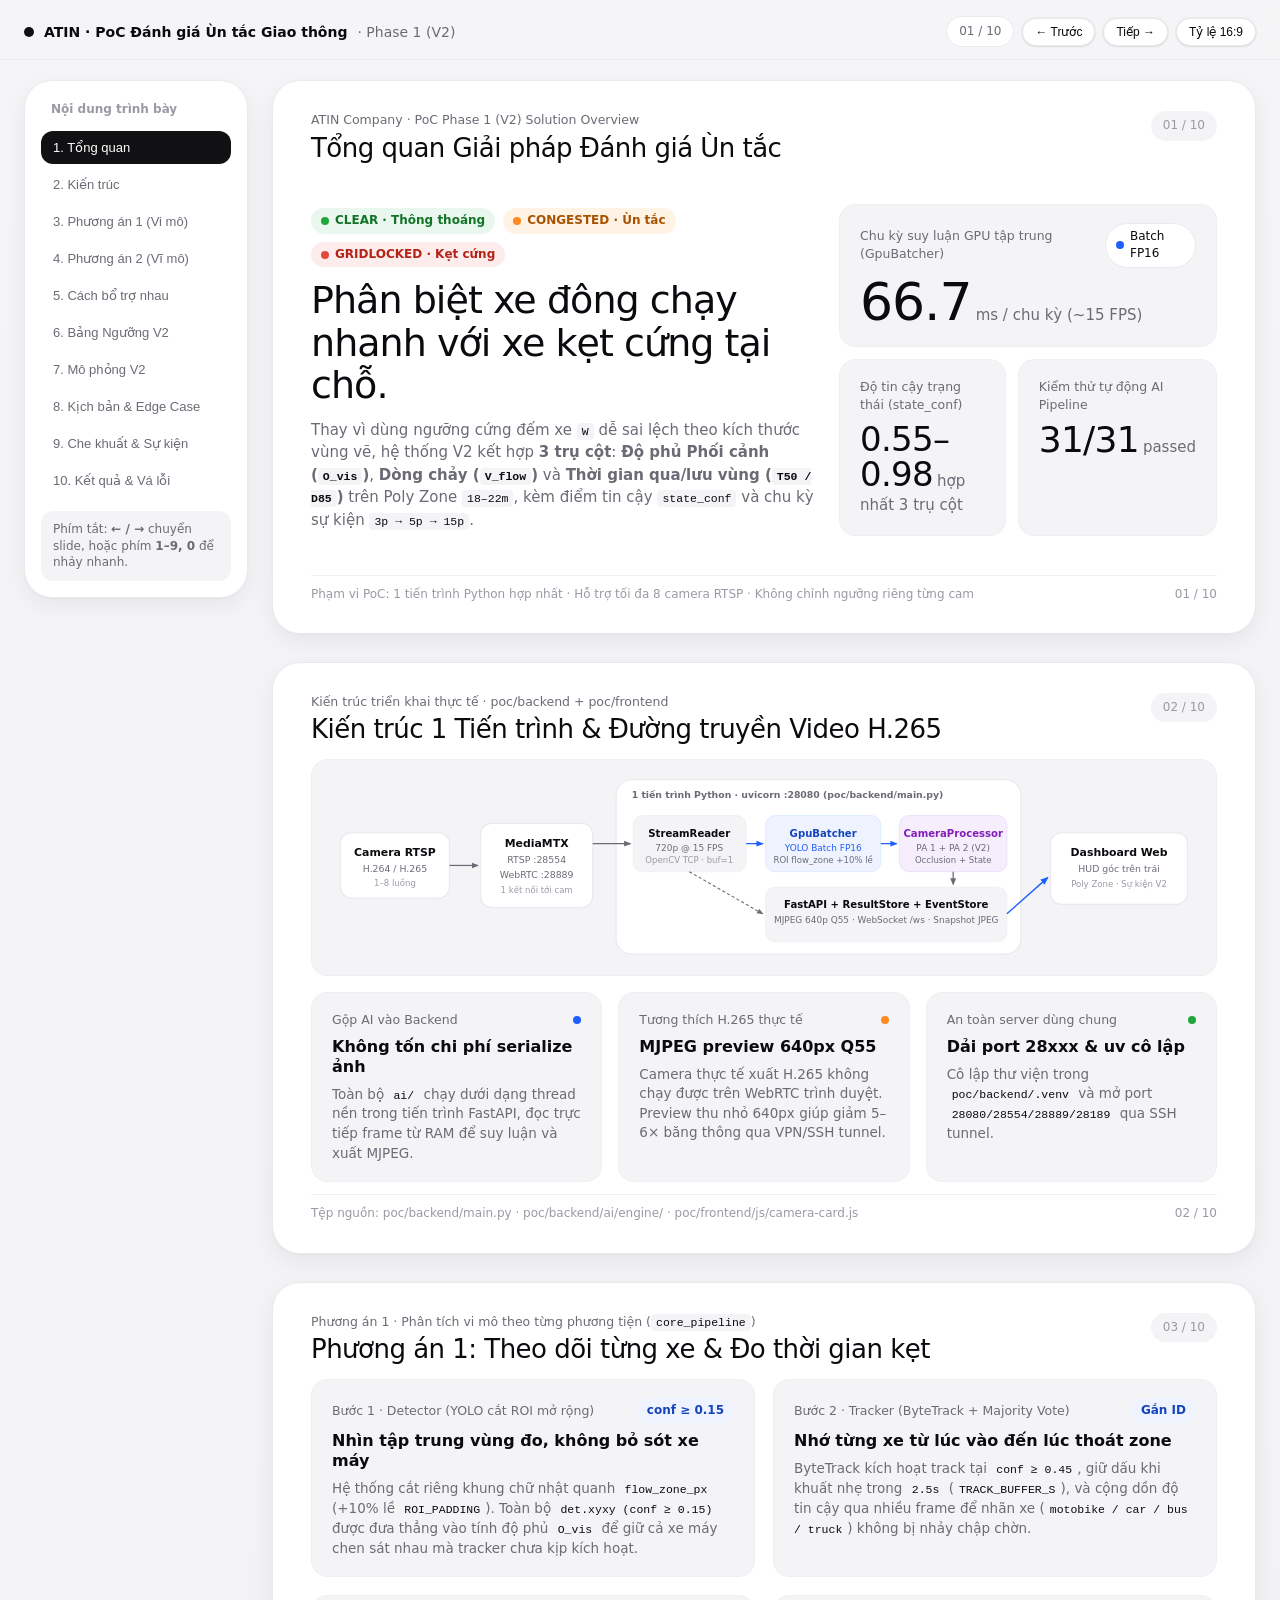
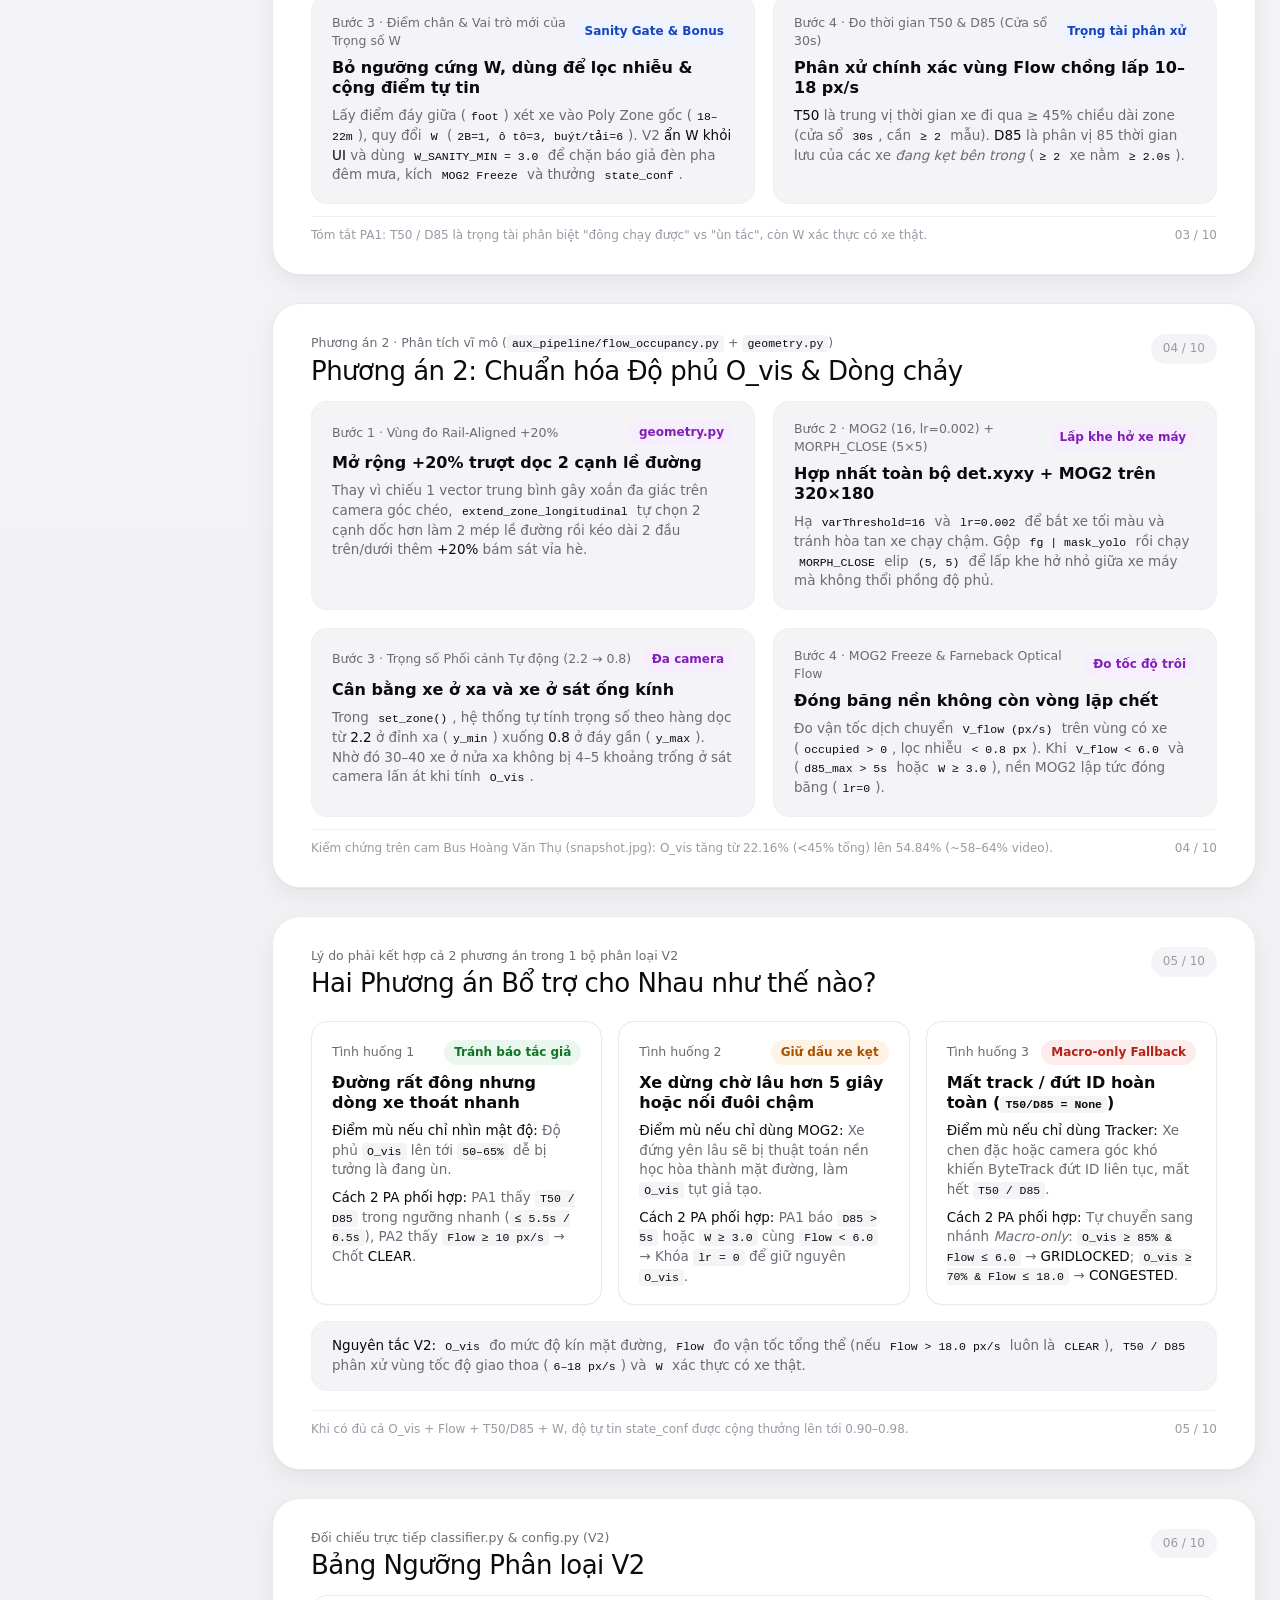
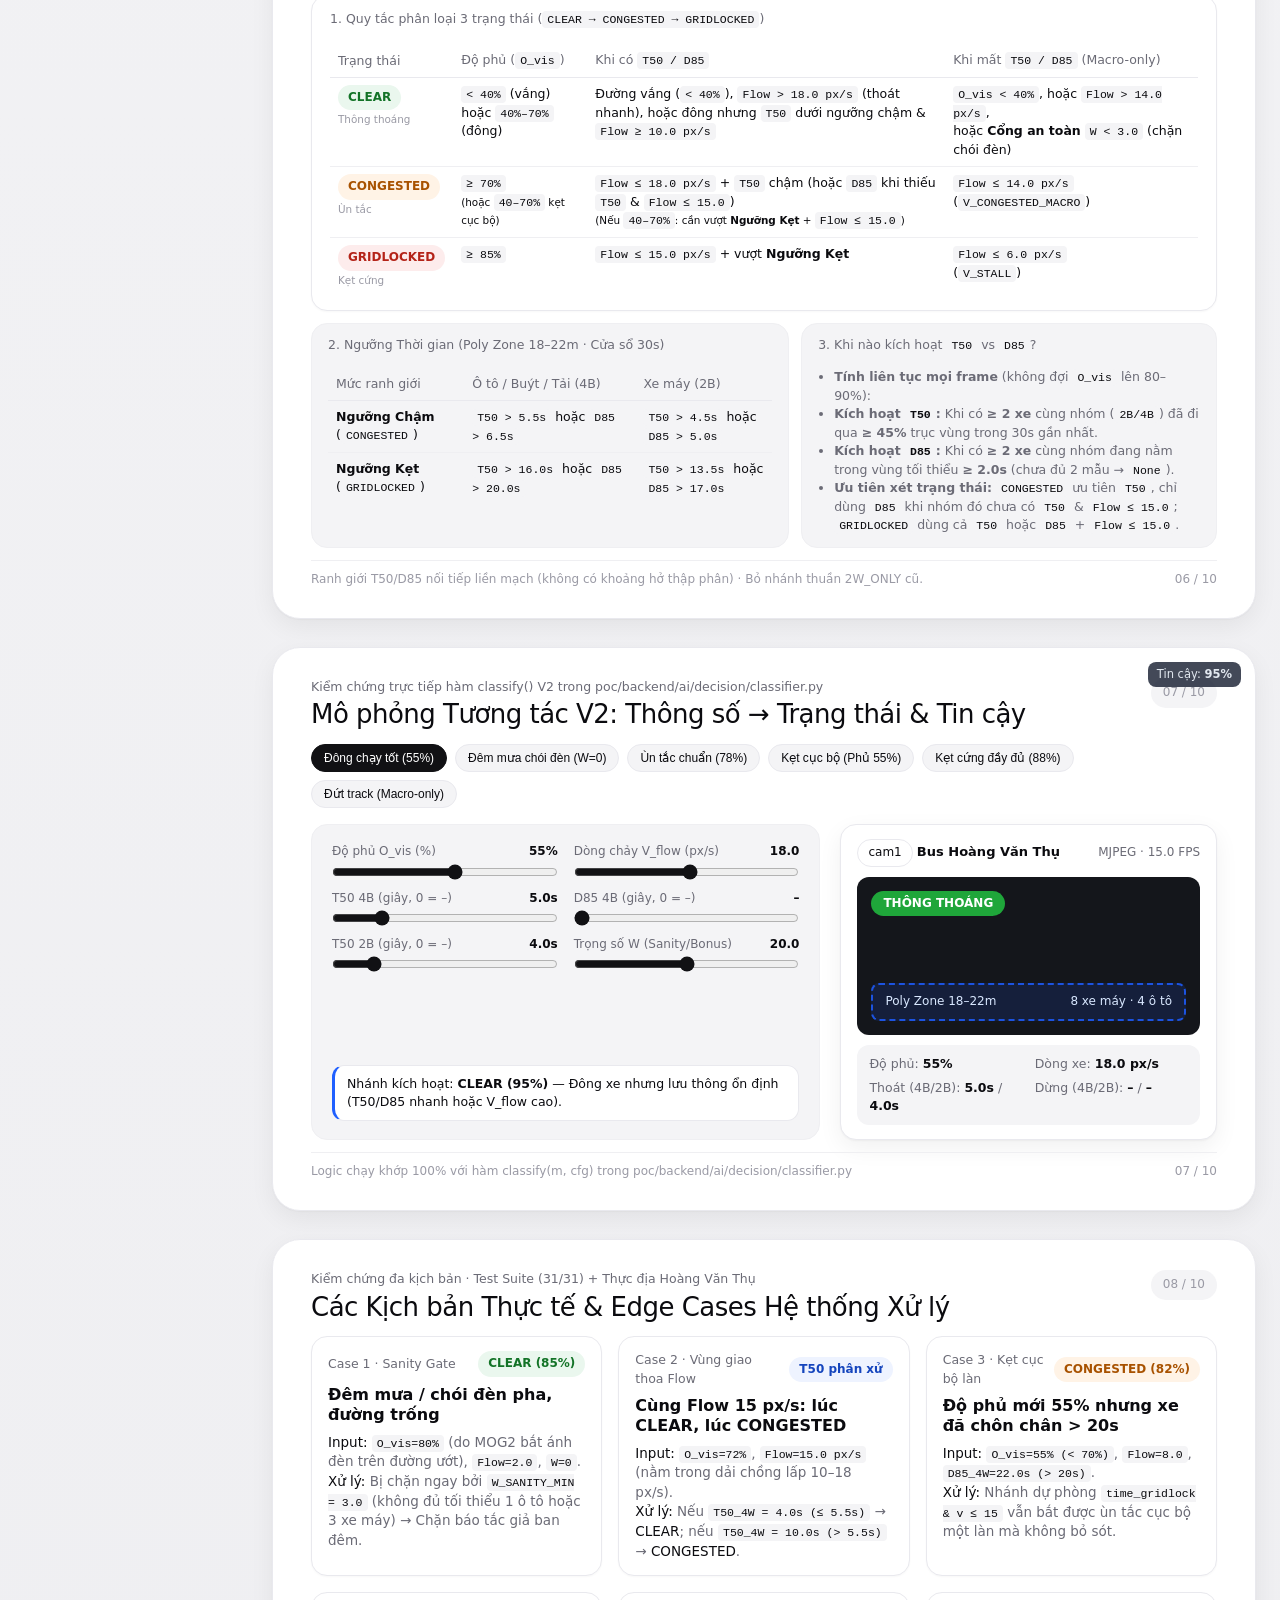
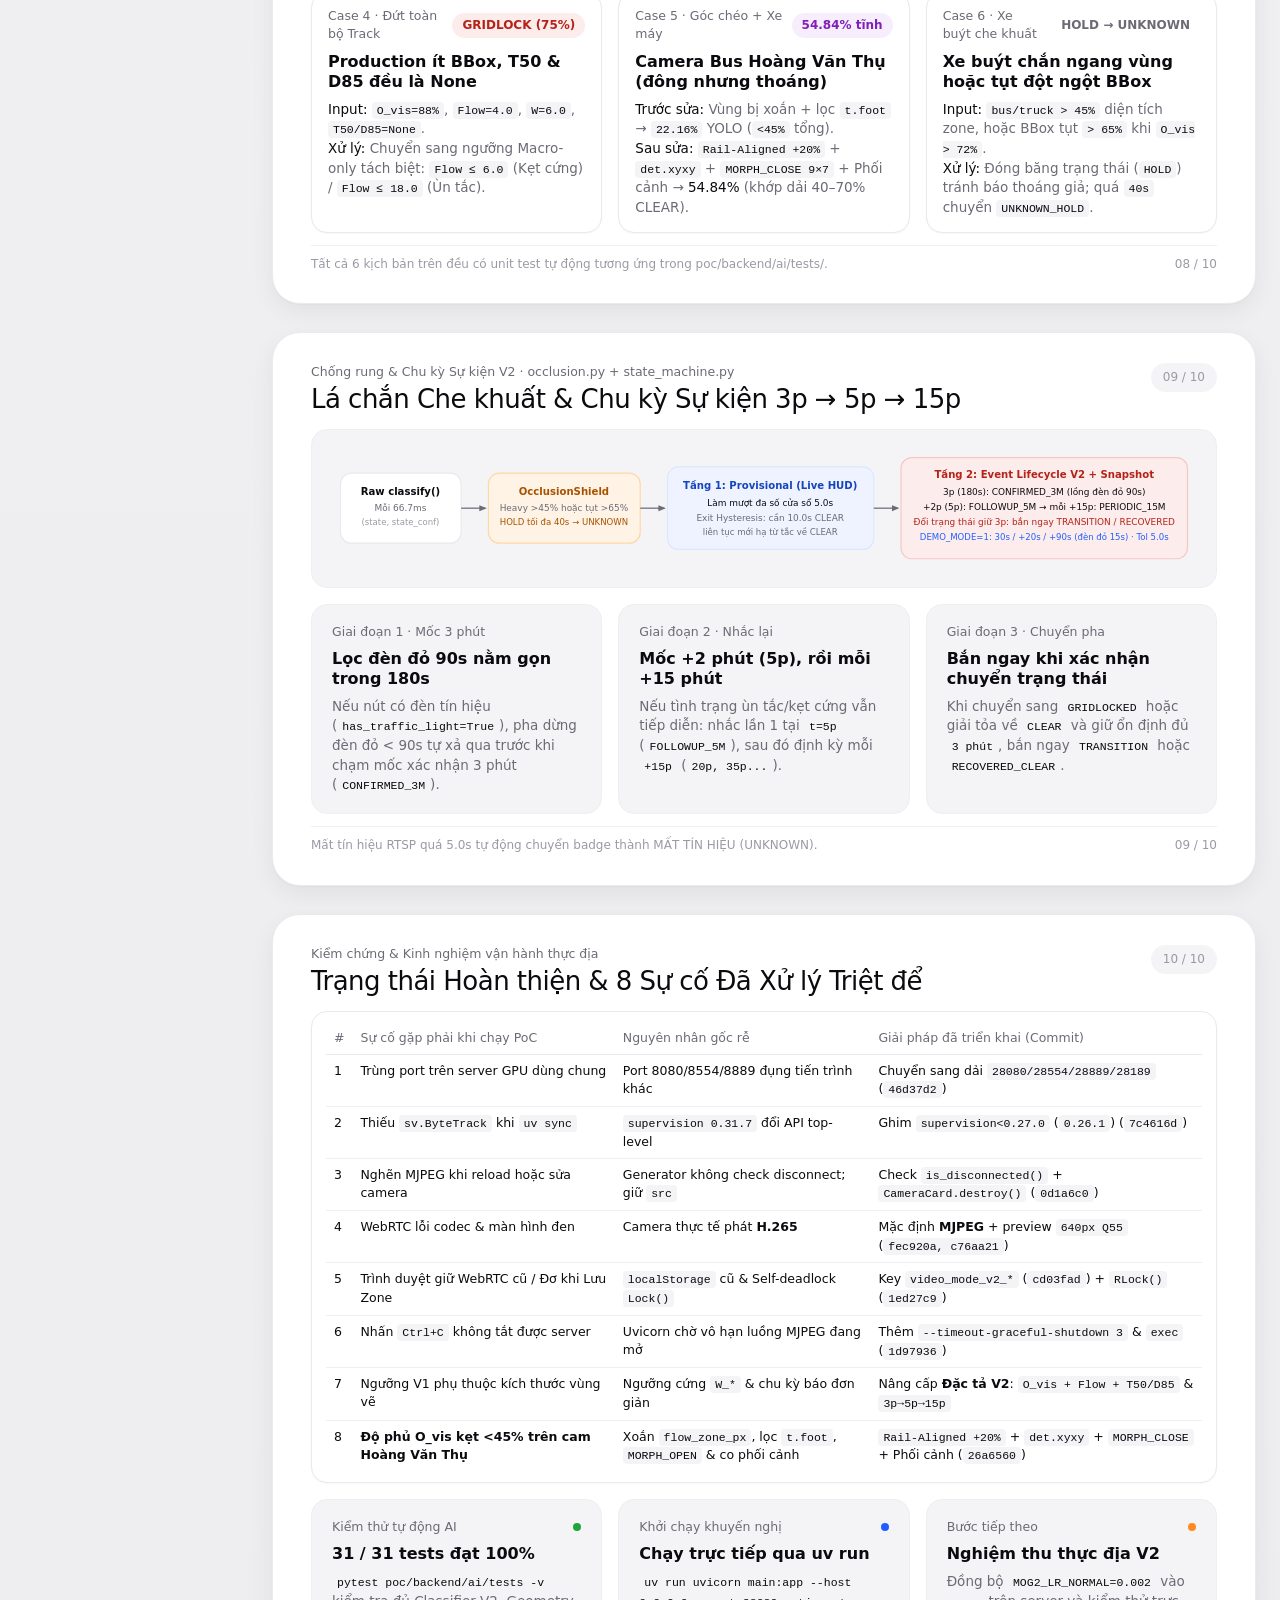
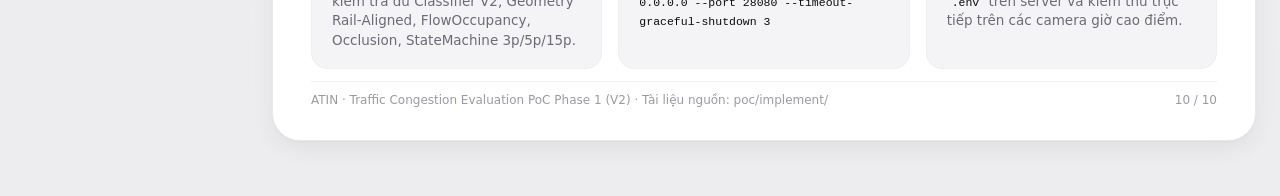
<file: poc/implement/show/index.html>
<!DOCTYPE html>
<html lang="vi">
<head>
  <meta charset="UTF-8" />
  <meta name="viewport" content="width=device-width, initial-scale=1.0" />
  <title>PoC Phase 1 (V2) — Hệ thống Đánh giá Mức độ Ùn tắc Giao thông</title>
  <link rel="stylesheet" href="./styles.css" />
</head>
<body>
  <header class="deck-bar">
    <div class="deck-bar-inner">
      <div class="brand">
        <span class="brand-dot"></span>
        <span>ATIN · PoC Đánh giá Ùn tắc Giao thông</span>
        <span class="brand-sub">· Phase 1 (V2)</span>
      </div>
      <div class="deck-controls">
        <span id="progress-pill" class="progress-pill">01 / 10</span>
        <button type="button" class="btn-ctrl" id="btn-prev" title="Slide trước (←)">← Trước</button>
        <button type="button" class="btn-ctrl" id="btn-next" title="Slide tiếp (→)">Tiếp →</button>
        <button type="button" class="btn-ctrl" id="btn-mode">Tỷ lệ 16:9</button>
      </div>
    </div>
  </header>

  <div class="deck-shell">
    <aside class="deck-sidebar" aria-label="Danh sách slide">
      <div class="sidebar-title">Nội dung trình bày</div>
      <nav class="slide-pills" aria-label="Điều hướng slide">
        <button type="button" class="slide-pill active" data-target="slide-1">1. Tổng quan</button>
        <button type="button" class="slide-pill" data-target="slide-2">2. Kiến trúc</button>
        <button type="button" class="slide-pill" data-target="slide-3">3. Phương án 1 (Vi mô)</button>
        <button type="button" class="slide-pill" data-target="slide-4">4. Phương án 2 (Vĩ mô)</button>
        <button type="button" class="slide-pill" data-target="slide-5">5. Cách bổ trợ nhau</button>
        <button type="button" class="slide-pill" data-target="slide-6">6. Bảng Ngưỡng V2</button>
        <button type="button" class="slide-pill" data-target="slide-7">7. Mô phỏng V2</button>
        <button type="button" class="slide-pill" data-target="slide-8">8. Kịch bản &amp; Edge Case</button>
        <button type="button" class="slide-pill" data-target="slide-9">9. Che khuất &amp; Sự kiện</button>
        <button type="button" class="slide-pill" data-target="slide-10">10. Kết quả &amp; Vá lỗi</button>
      </nav>
      <div class="sidebar-hint">
        Phím tắt: <strong>← / →</strong> chuyển slide, hoặc phím <strong>1–9, 0</strong> để nhảy nhanh.
      </div>
    </aside>

    <main class="deck">
      <!-- SLIDE 1: COVER & VALUE PROPOSITION -->
      <section id="slide-1" class="slide" aria-labelledby="s1-title">
        <div class="slide-head">
          <div>
            <div class="slide-kicker">ATIN Company · PoC Phase 1 (V2) Solution Overview</div>
            <h1 id="s1-title" class="slide-title">Tổng quan Giải pháp Đánh giá Ùn tắc</h1>
          </div>
          <span class="slide-num">01 / 10</span>
        </div>

        <div class="slide-body">
          <div class="cover-hero">
            <div>
              <div class="preset-row" style="margin-bottom: 12px;">
                <span class="state-pill st-clear"><span class="dot dot-green"></span>CLEAR · Thông thoáng</span>
                <span class="state-pill st-congested"><span class="dot dot-orange"></span>CONGESTED · Ùn tắc</span>
                <span class="state-pill st-gridlocked"><span class="dot dot-red"></span>GRIDLOCKED · Kẹt cứng</span>
              </div>
              <h2 class="cover-title">Phân biệt xe đông chạy nhanh với xe kẹt cứng tại chỗ.</h2>
              <p class="cover-sub">
                Thay vì dùng ngưỡng cứng đếm xe <code class="mono">W</code> dễ sai lệch theo kích thước vùng vẽ,
                hệ thống V2 kết hợp <strong>3 trụ cột</strong>: <strong>Độ phủ Phối cảnh (<code class="mono">O_vis</code>)</strong>,
                <strong>Dòng chảy (<code class="mono">V_flow</code>)</strong> và <strong>Thời gian qua/lưu vùng (<code class="mono">T50 / D85</code>)</strong>
                trên Poly Zone <code class="mono">18–22m</code>, kèm điểm tin cậy <code class="mono">state_conf</code> và chu kỳ sự kiện <code class="mono">3p → 5p → 15p</code>.
              </p>
            </div>

            <div class="kpi-stack">
              <div class="card-soft">
                <div class="card-label">
                  <span>Chu kỳ suy luận GPU tập trung (GpuBatcher)</span>
                  <span class="chip"><span class="dot dot-blue"></span>Batch FP16</span>
                </div>
                <div>
                  <span class="hero-num">66.7</span><span class="hero-unit">ms / chu kỳ (~15 FPS)</span>
                </div>
              </div>
              <div class="card-soft">
                <div class="card-label"><span>Độ tin cậy trạng thái (state_conf)</span></div>
                <div><span class="hero-num" style="font-size:34px;">0.55–0.98</span><span class="hero-unit">hợp nhất 3 trụ cột</span></div>
              </div>
              <div class="card-soft">
                <div class="card-label"><span>Kiểm thử tự động AI Pipeline</span></div>
                <div><span class="hero-num" style="font-size:36px;">31/31</span><span class="hero-unit">passed</span></div>
              </div>
            </div>
          </div>
        </div>

        <div class="slide-foot">
          <span>Phạm vi PoC: 1 tiến trình Python hợp nhất · Hỗ trợ tối đa 8 camera RTSP · Không chỉnh ngưỡng riêng từng cam</span>
          <span>01 / 10</span>
        </div>
      </section>

      <!-- SLIDE 2: SYSTEM ARCHITECTURE -->
      <section id="slide-2" class="slide" aria-labelledby="s2-title">
        <div class="slide-head">
          <div>
            <div class="slide-kicker">Kiến trúc triển khai thực tế · poc/backend + poc/frontend</div>
            <h2 id="s2-title" class="slide-title">Kiến trúc 1 Tiến trình &amp; Đường truyền Video H.265</h2>
          </div>
          <span class="slide-num">02 / 10</span>
        </div>

        <div class="slide-body">
          <div class="diagram-box">
            <svg viewBox="0 0 1120 245" role="img" aria-label="Sơ đồ luồng dữ liệu từ Camera RTSP qua MediaMTX, AI Engine và FastAPI tới Trình duyệt">
              <defs>
                <marker id="arrow" viewBox="0 0 10 10" refX="8" refY="5" markerWidth="6" markerHeight="6" orient="auto-start-reverse">
                  <path d="M 0 1 L 10 5 L 0 9 z" fill="#6B6B76"></path>
                </marker>
                <marker id="arrow-blue" viewBox="0 0 10 10" refX="8" refY="5" markerWidth="6" markerHeight="6" orient="auto-start-reverse">
                  <path d="M 0 1 L 10 5 L 0 9 z" fill="#1F5FFF"></path>
                </marker>
              </defs>

              <rect x="370" y="10" width="520" height="224" rx="20" fill="#FFFFFF" stroke="#E9E9EE" stroke-width="1.5"></rect>
              <text x="390" y="34" font-size="12" font-weight="600" fill="#6B6B76">1 tiến trình Python · uvicorn :28080 (poc/backend/main.py)</text>

              <rect x="16" y="78" width="140" height="84" rx="14" fill="#FFFFFF" stroke="#E9E9EE" stroke-width="1.5"></rect>
              <text x="86" y="108" text-anchor="middle" font-size="14" font-weight="600" fill="#0B0B0F">Camera RTSP</text>
              <text x="86" y="129" text-anchor="middle" font-size="12" fill="#6B6B76">H.264 / H.265</text>
              <text x="86" y="146" text-anchor="middle" font-size="11" fill="#9A9AA5">1–8 luồng</text>

              <rect x="196" y="66" width="144" height="108" rx="14" fill="#FFFFFF" stroke="#E9E9EE" stroke-width="1.5"></rect>
              <text x="268" y="96" text-anchor="middle" font-size="14" font-weight="600" fill="#0B0B0F">MediaMTX</text>
              <text x="268" y="117" text-anchor="middle" font-size="12" fill="#6B6B76">RTSP :28554</text>
              <text x="268" y="136" text-anchor="middle" font-size="12" fill="#6B6B76">WebRTC :28889</text>
              <text x="268" y="156" text-anchor="middle" font-size="11" fill="#9A9AA5">1 kết nối tới cam</text>

              <rect x="392" y="56" width="145" height="72" rx="12" fill="#F4F4F6" stroke="#EFEFF2"></rect>
              <text x="464" y="84" text-anchor="middle" font-size="13" font-weight="600" fill="#0B0B0F">StreamReader</text>
              <text x="464" y="102" text-anchor="middle" font-size="11.5" fill="#6B6B76">720p @ 15 FPS</text>
              <text x="464" y="117" text-anchor="middle" font-size="11" fill="#9A9AA5">OpenCV TCP · buf=1</text>

              <rect x="562" y="56" width="148" height="72" rx="12" fill="#EEF3FF" stroke="#D9E8FF"></rect>
              <text x="636" y="84" text-anchor="middle" font-size="13" font-weight="600" fill="#1545BD">GpuBatcher</text>
              <text x="636" y="102" text-anchor="middle" font-size="11.5" fill="#1F5FFF">YOLO Batch FP16</text>
              <text x="636" y="117" text-anchor="middle" font-size="11" fill="#6B6B76">ROI flow_zone +10% lề</text>

              <rect x="734" y="56" width="138" height="72" rx="12" fill="#F6EEFD" stroke="#E6DDFB"></rect>
              <text x="803" y="84" text-anchor="middle" font-size="13" font-weight="600" fill="#831FB8">CameraProcessor</text>
              <text x="803" y="102" text-anchor="middle" font-size="11.5" fill="#6B6B76">PA 1 + PA 2 (V2)</text>
              <text x="803" y="117" text-anchor="middle" font-size="11" fill="#6B6B76">Occlusion + State</text>

              <rect x="562" y="148" width="310" height="70" rx="12" fill="#F4F4F6" stroke="#EFEFF2"></rect>
              <text x="717" y="175" text-anchor="middle" font-size="13" font-weight="600" fill="#0B0B0F">FastAPI + ResultStore + EventStore</text>
              <text x="717" y="194" text-anchor="middle" font-size="11.5" fill="#6B6B76">MJPEG 640p Q55 · WebSocket /ws · Snapshot JPEG</text>

              <rect x="928" y="78" width="176" height="92" rx="14" fill="#FFFFFF" stroke="#E9E9EE" stroke-width="1.5"></rect>
              <text x="1016" y="108" text-anchor="middle" font-size="14" font-weight="600" fill="#0B0B0F">Dashboard Web</text>
              <text x="1016" y="129" text-anchor="middle" font-size="12" fill="#6B6B76">HUD góc trên trái</text>
              <text x="1016" y="148" text-anchor="middle" font-size="11" fill="#9A9AA5">Poly Zone · Sự kiện V2</text>

              <line x1="156" y1="120" x2="192" y2="120" stroke="#6B6B76" stroke-width="1.6" marker-end="url(#arrow)"></line>
              <line x1="340" y1="92" x2="388" y2="92" stroke="#6B6B76" stroke-width="1.6" marker-end="url(#arrow)"></line>
              <line x1="537" y1="92" x2="558" y2="92" stroke="#1F5FFF" stroke-width="1.6" marker-end="url(#arrow-blue)"></line>
              <line x1="710" y1="92" x2="730" y2="92" stroke="#1F5FFF" stroke-width="1.6" marker-end="url(#arrow-blue)"></line>
              <line x1="803" y1="128" x2="803" y2="144" stroke="#6B6B76" stroke-width="1.6" marker-end="url(#arrow)"></line>
              <line x1="464" y1="128" x2="558" y2="182" stroke="#6B6B76" stroke-width="1.4" stroke-dasharray="4 3" marker-end="url(#arrow)"></line>
              <line x1="872" y1="182" x2="924" y2="136" stroke="#1F5FFF" stroke-width="1.8" marker-end="url(#arrow-blue)"></line>
            </svg>
          </div>

          <div class="grid-3">
            <div class="card-soft">
              <div class="card-label"><span>Gộp AI vào Backend</span><span class="dot dot-blue"></span></div>
              <div class="title-md">Không tốn chi phí serialize ảnh</div>
              <p class="body-txt">Toàn bộ <code class="mono">ai/</code> chạy dưới dạng thread nền trong tiến trình FastAPI, đọc trực tiếp frame từ RAM để suy luận và xuất MJPEG.</p>
            </div>
            <div class="card-soft">
              <div class="card-label"><span>Tương thích H.265 thực tế</span><span class="dot dot-orange"></span></div>
              <div class="title-md">MJPEG preview 640px Q55</div>
              <p class="body-txt">Camera thực tế xuất H.265 không chạy được trên WebRTC trình duyệt. Preview thu nhỏ 640px giúp giảm 5–6× băng thông qua VPN/SSH tunnel.</p>
            </div>
            <div class="card-soft">
              <div class="card-label"><span>An toàn server dùng chung</span><span class="dot dot-green"></span></div>
              <div class="title-md">Dải port 28xxx &amp; uv cô lập</div>
              <p class="body-txt">Cô lập thư viện trong <code class="mono">poc/backend/.venv</code> và mở port <code class="mono">28080/28554/28889/28189</code> qua SSH tunnel.</p>
            </div>
          </div>
        </div>

        <div class="slide-foot">
          <span>Tệp nguồn: poc/backend/main.py · poc/backend/ai/engine/ · poc/frontend/js/camera-card.js</span>
          <span>02 / 10</span>
        </div>
      </section>

      <!-- SLIDE 3: OPTION 1 DEDICATED -->
      <section id="slide-3" class="slide" aria-labelledby="s3-title">
        <div class="slide-head">
          <div>
            <div class="slide-kicker">Phương án 1 · Phân tích vi mô theo từng phương tiện (<code class="mono">core_pipeline</code>)</div>
            <h2 id="s3-title" class="slide-title">Phương án 1: Theo dõi từng xe &amp; Đo thời gian kẹt</h2>
          </div>
          <span class="slide-num">03 / 10</span>
        </div>

        <div class="slide-body">
          <div class="grid-2">
            <div class="card-soft">
              <div class="card-label"><span>Bước 1 · Detector (YOLO cắt ROI mở rộng)</span><span class="state-pill st-blue">conf ≥ 0.15</span></div>
              <div class="title-md">Nhìn tập trung vùng đo, không bỏ sót xe máy</div>
              <p class="body-txt">
                Hệ thống cắt riêng khung chữ nhật quanh <code class="mono">flow_zone_px</code> (+10% lề <code class="mono">ROI_PADDING</code>).
                Toàn bộ <code class="mono">det.xyxy (conf ≥ 0.15)</code> được đưa thẳng vào tính độ phủ <code class="mono">O_vis</code> để giữ cả xe máy chen sát nhau mà tracker chưa kịp kích hoạt.
              </p>
            </div>

            <div class="card-soft">
              <div class="card-label"><span>Bước 2 · Tracker (ByteTrack + Majority Vote)</span><span class="state-pill st-blue">Gắn ID</span></div>
              <div class="title-md">Nhớ từng xe từ lúc vào đến lúc thoát zone</div>
              <p class="body-txt">
                ByteTrack kích hoạt track tại <code class="mono">conf ≥ 0.45</code>, giữ dấu khi khuất nhẹ trong <code class="mono">2.5s</code> (<code class="mono">TRACK_BUFFER_S</code>),
                và cộng dồn độ tin cậy qua nhiều frame để nhãn xe (<code class="mono">motobike / car / bus / truck</code>) không bị nhảy chập chờn.
              </p>
            </div>

            <div class="card-soft">
              <div class="card-label"><span>Bước 3 · Điểm chân &amp; Vai trò mới của Trọng số W</span><span class="state-pill st-blue">Sanity Gate &amp; Bonus</span></div>
              <div class="title-md">Bỏ ngưỡng cứng W, dùng để lọc nhiễu &amp; cộng điểm tự tin</div>
              <p class="body-txt">
                Lấy điểm đáy giữa (<code class="mono">foot</code>) xét xe vào Poly Zone gốc (<code class="mono">18–22m</code>), quy đổi <code class="mono">W</code> (<code class="mono">2B=1, ô tô=3, buýt/tải=6</code>).
                V2 <strong>ẩn W khỏi UI</strong> và dùng <code class="mono">W_SANITY_MIN = 3.0</code> để chặn báo giả đèn pha đêm mưa, kích <code class="mono">MOG2 Freeze</code> và thưởng <code class="mono">state_conf</code>.
              </p>
            </div>

            <div class="card-soft">
              <div class="card-label"><span>Bước 4 · Đo thời gian T50 &amp; D85 (Cửa sổ 30s)</span><span class="state-pill st-blue">Trọng tài phân xử</span></div>
              <div class="title-md">Phân xử chính xác vùng Flow chồng lấp 10–18 px/s</div>
              <p class="body-txt">
                <strong>T50</strong> là trung vị thời gian xe đi qua ≥ 45% chiều dài zone (cửa sổ <code class="mono">30s</code>, cần <code class="mono">≥ 2</code> mẫu).
                <strong>D85</strong> là phân vị 85 thời gian lưu của các xe <em>đang kẹt bên trong</em> (<code class="mono">≥ 2</code> xe nằm <code class="mono">≥ 2.0s</code>).
              </p>
            </div>
          </div>
        </div>

        <div class="slide-foot">
          <span>Tóm tắt PA1: T50 / D85 là trọng tài phân biệt "đông chạy được" vs "ùn tắc", còn W xác thực có xe thật.</span>
          <span>03 / 10</span>
        </div>
      </section>

      <!-- SLIDE 4: OPTION 2 DEDICATED (UPDATED WITH RAIL-ALIGNED + MORPH_CLOSE + PERSPECTIVE) -->
      <section id="slide-4" class="slide" aria-labelledby="s4-title">
        <div class="slide-head">
          <div>
            <div class="slide-kicker">Phương án 2 · Phân tích vĩ mô (<code class="mono">aux_pipeline/flow_occupancy.py</code> + <code class="mono">geometry.py</code>)</div>
            <h2 id="s4-title" class="slide-title">Phương án 2: Chuẩn hóa Độ phủ O_vis &amp; Dòng chảy</h2>
          </div>
          <span class="slide-num">04 / 10</span>
        </div>

        <div class="slide-body">
          <div class="grid-2">
            <div class="card-soft">
              <div class="card-label"><span>Bước 1 · Vùng đo Rail-Aligned +20%</span><span class="state-pill st-purple">geometry.py</span></div>
              <div class="title-md">Mở rộng +20% trượt dọc 2 cạnh lề đường</div>
              <p class="body-txt">
                Thay vì chiếu 1 vector trung bình gây xoắn đa giác trên camera góc chéo, <code class="mono">extend_zone_longitudinal</code> tự chọn 2 cạnh dốc hơn làm 2 mép lề đường rồi kéo dài 2 đầu trên/dưới thêm <strong>+20%</strong> bám sát vỉa hè.
              </p>
            </div>

            <div class="card-soft">
              <div class="card-label"><span>Bước 2 · MOG2 (16, lr=0.002) + MORPH_CLOSE (5×5)</span><span class="state-pill st-purple">Lấp khe hở xe máy</span></div>
              <div class="title-md">Hợp nhất toàn bộ det.xyxy + MOG2 trên 320×180</div>
              <p class="body-txt">
                Hạ <code class="mono">varThreshold=16</code> và <code class="mono">lr=0.002</code> để bắt xe tối màu và tránh hòa tan xe chạy chậm.
                Gộp <code class="mono">fg | mask_yolo</code> rồi chạy <code class="mono">MORPH_CLOSE</code> elip <code class="mono">(5, 5)</code> để lấp khe hở nhỏ giữa xe máy mà không thổi phồng độ phủ.
              </p>
            </div>

            <div class="card-soft">
              <div class="card-label"><span>Bước 3 · Trọng số Phối cảnh Tự động (2.2 → 0.8)</span><span class="state-pill st-purple">Đa camera</span></div>
              <div class="title-md">Cân bằng xe ở xa và xe ở sát ống kính</div>
              <p class="body-txt">
                Trong <code class="mono">set_zone()</code>, hệ thống tự tính trọng số theo hàng dọc từ <strong>2.2</strong> ở đỉnh xa (<code class="mono">y_min</code>) xuống <strong>0.8</strong> ở đáy gần (<code class="mono">y_max</code>).
                Nhờ đó 30–40 xe ở nửa xa không bị 4–5 khoảng trống ở sát camera lấn át khi tính <code class="mono">O_vis</code>.
              </p>
            </div>

            <div class="card-soft">
              <div class="card-label"><span>Bước 4 · MOG2 Freeze &amp; Farneback Optical Flow</span><span class="state-pill st-purple">Đo tốc độ trôi</span></div>
              <div class="title-md">Đóng băng nền không còn vòng lặp chết</div>
              <p class="body-txt">
                Đo vận tốc dịch chuyển <code class="mono">V_flow (px/s)</code> trên vùng có xe (<code class="mono">occupied &gt; 0</code>, lọc nhiễu <code class="mono">&lt; 0.8 px</code>).
                Khi <code class="mono">V_flow &lt; 6.0</code> và (<code class="mono">d85_max &gt; 5s</code> hoặc <code class="mono">W ≥ 3.0</code>), nền MOG2 lập tức đóng băng (<code class="mono">lr=0</code>).
              </p>
            </div>
          </div>
        </div>

        <div class="slide-foot">
          <span>Kiểm chứng trên cam Bus Hoàng Văn Thụ (snapshot.jpg): O_vis tăng từ 22.16% (&lt;45% tổng) lên 54.84% (~58–64% video).</span>
          <span>04 / 10</span>
        </div>
      </section>

      <!-- SLIDE 5: HOW OPTION 1 AND OPTION 2 COMPLEMENT EACH OTHER -->
      <section id="slide-5" class="slide" aria-labelledby="s5-title">
        <div class="slide-head">
          <div>
            <div class="slide-kicker">Lý do phải kết hợp cả 2 phương án trong 1 bộ phân loại V2</div>
            <h2 id="s5-title" class="slide-title">Hai Phương án Bổ trợ cho Nhau như thế nào?</h2>
          </div>
          <span class="slide-num">05 / 10</span>
        </div>

        <div class="slide-body">
          <div class="grid-3">
            <div class="card-white">
              <div class="card-label"><span>Tình huống 1</span><span class="state-pill st-clear">Tránh báo tắc giả</span></div>
              <div class="title-md">Đường rất đông nhưng dòng xe thoát nhanh</div>
              <p class="body-txt">
                <strong>Điểm mù nếu chỉ nhìn mật độ:</strong> Độ phủ <code class="mono">O_vis</code> lên tới <code class="mono">50–65%</code> dễ bị tưởng là đang ùn.
              </p>
              <p class="body-txt">
                <strong>Cách 2 PA phối hợp:</strong> PA1 thấy <code class="mono">T50 / D85</code> trong ngưỡng nhanh (<code class="mono">≤ 5.5s / 6.5s</code>), PA2 thấy <code class="mono">Flow ≥ 10 px/s</code> → Chốt <strong>CLEAR</strong>.
              </p>
            </div>

            <div class="card-white">
              <div class="card-label"><span>Tình huống 2</span><span class="state-pill st-congested">Giữ dấu xe kẹt</span></div>
              <div class="title-md">Xe dừng chờ lâu hơn 5 giây hoặc nối đuôi chậm</div>
              <p class="body-txt">
                <strong>Điểm mù nếu chỉ dùng MOG2:</strong> Xe đứng yên lâu sẽ bị thuật toán nền học hòa thành mặt đường, làm <code class="mono">O_vis</code> tụt giả tạo.
              </p>
              <p class="body-txt">
                <strong>Cách 2 PA phối hợp:</strong> PA1 báo <code class="mono">D85 &gt; 5s</code> hoặc <code class="mono">W ≥ 3.0</code> cùng <code class="mono">Flow &lt; 6.0</code> → Khóa <code class="mono">lr = 0</code> để giữ nguyên <code class="mono">O_vis</code>.
              </p>
            </div>

            <div class="card-white">
              <div class="card-label"><span>Tình huống 3</span><span class="state-pill st-gridlocked">Macro-only Fallback</span></div>
              <div class="title-md">Mất track / đứt ID hoàn toàn (<code class="mono">T50/D85 = None</code>)</div>
              <p class="body-txt">
                <strong>Điểm mù nếu chỉ dùng Tracker:</strong> Xe chen đặc hoặc camera góc khó khiến ByteTrack đứt ID liên tục, mất hết <code class="mono">T50 / D85</code>.
              </p>
              <p class="body-txt">
                <strong>Cách 2 PA phối hợp:</strong> Tự chuyển sang nhánh <em>Macro-only</em>: <code class="mono">O_vis ≥ 85% &amp; Flow ≤ 6.0</code> → <strong>GRIDLOCKED</strong>; <code class="mono">O_vis ≥ 70% &amp; Flow ≤ 18.0</code> → <strong>CONGESTED</strong>.
              </p>
            </div>
          </div>

          <div class="card-soft" style="flex-direction: row; align-items: center; justify-content: space-between; padding: 14px 20px;">
            <div class="body-txt">
              <strong>Nguyên tắc V2:</strong> <code class="mono">O_vis</code> đo mức độ kín mặt đường, <code class="mono">Flow</code> đo vận tốc tổng thể (nếu <code class="mono">Flow &gt; 18.0 px/s</code> luôn là <code class="mono">CLEAR</code>), <code class="mono">T50 / D85</code> phân xử vùng tốc độ giao thoa (<code class="mono">6–18 px/s</code>) và <code class="mono">W</code> xác thực có xe thật.
            </div>
          </div>
        </div>

        <div class="slide-foot">
          <span>Khi có đủ cả O_vis + Flow + T50/D85 + W, độ tự tin state_conf được cộng thưởng lên tới 0.90–0.98.</span>
          <span>05 / 10</span>
        </div>
      </section>

      <!-- SLIDE 6: CLEAR V2 THRESHOLD TABLE -->
      <section id="slide-6" class="slide" aria-labelledby="s6-title">
        <div class="slide-head">
          <div>
            <div class="slide-kicker">Đối chiếu trực tiếp classifier.py &amp; config.py (V2)</div>
            <h2 id="s6-title" class="slide-title">Bảng Ngưỡng Phân loại V2</h2>
          </div>
          <span class="slide-num">06 / 10</span>
        </div>

        <div class="slide-body">
          <div style="display: flex; flex-direction: column; gap: 12px;">
            <div class="card-white" style="padding: 14px 18px;">
              <div class="card-label" style="margin-bottom: 8px;"><span>1. Quy tắc phân loại 3 trạng thái (<code class="mono">CLEAR → CONGESTED → GRIDLOCKED</code>)</span></div>
              <table class="clean-table">
                <thead>
                  <tr>
                    <th>Trạng thái</th>
                    <th>Độ phủ (<code class="mono">O_vis</code>)</th>
                    <th>Khi có <code class="mono">T50 / D85</code></th>
                    <th>Khi mất <code class="mono">T50 / D85</code> (Macro-only)</th>
                  </tr>
                </thead>
                <tbody>
                  <tr>
                    <td><span class="state-pill st-clear">CLEAR</span><br/><small style="color:var(--text-tertiary);">Thông thoáng</small></td>
                    <td><code class="mono">&lt; 40%</code> (vắng)<br/>hoặc <code class="mono">40%–70%</code> (đông)</td>
                    <td>Đường vắng (<code class="mono">&lt; 40%</code>), <code class="mono">Flow &gt; 18.0 px/s</code> (thoát nhanh), hoặc đông nhưng <code class="mono">T50</code> dưới ngưỡng chậm &amp; <code class="mono">Flow ≥ 10.0 px/s</code></td>
                    <td><code class="mono">O_vis &lt; 40%</code>, hoặc <code class="mono">Flow &gt; 14.0 px/s</code>,<br/>hoặc <strong>Cổng an toàn</strong> <code class="mono">W &lt; 3.0</code> (chặn chói đèn)</td>
                  </tr>
                  <tr>
                    <td><span class="state-pill st-congested">CONGESTED</span><br/><small style="color:var(--text-tertiary);">Ùn tắc</small></td>
                    <td><code class="mono">≥ 70%</code><br/><small>(hoặc <code class="mono">40–70%</code> kẹt cục bộ)</small></td>
                    <td><code class="mono">Flow ≤ 18.0 px/s</code> + <code class="mono">T50</code> chậm (hoặc <code class="mono">D85</code> khi thiếu <code class="mono">T50</code> &amp; <code class="mono">Flow ≤ 15.0</code>)<br/><small>(Nếu <code class="mono">40–70%</code>: cần vượt <strong>Ngưỡng Kẹt</strong> + <code class="mono">Flow ≤ 15.0</code>)</small></td>
                    <td><code class="mono">Flow ≤ 14.0 px/s</code><br/>(<code class="mono">V_CONGESTED_MACRO</code>)</td>
                  </tr>
                  <tr>
                    <td><span class="state-pill st-gridlocked">GRIDLOCKED</span><br/><small style="color:var(--text-tertiary);">Kẹt cứng</small></td>
                    <td><code class="mono">≥ 85%</code></td>
                    <td><code class="mono">Flow ≤ 15.0 px/s</code> + vượt <strong>Ngưỡng Kẹt</strong></td>
                    <td><code class="mono">Flow ≤ 6.0 px/s</code><br/>(<code class="mono">V_STALL</code>)</td>
                  </tr>
                </tbody>
              </table>
            </div>

            <div style="display: grid; grid-template-columns: 1.15fr 1fr; gap: 12px;">
              <div class="card-soft" style="padding: 12px 16px;">
                <div class="card-label" style="margin-bottom: 6px;"><span>2. Ngưỡng Thời gian (Poly Zone 18–22m · Cửa sổ 30s)</span></div>
                <table class="clean-table" style="font-size: 12.5px;">
                  <thead>
                    <tr>
                      <th>Mức ranh giới</th>
                      <th>Ô tô / Buýt / Tải (4B)</th>
                      <th>Xe máy (2B)</th>
                    </tr>
                  </thead>
                  <tbody>
                    <tr>
                      <td><strong>Ngưỡng Chậm</strong> (<code class="mono">CONGESTED</code>)</td>
                      <td><code class="mono">T50 &gt; 5.5s</code> hoặc <code class="mono">D85 &gt; 6.5s</code></td>
                      <td><code class="mono">T50 &gt; 4.5s</code> hoặc <code class="mono">D85 &gt; 5.0s</code></td>
                    </tr>
                    <tr>
                      <td><strong>Ngưỡng Kẹt</strong> (<code class="mono">GRIDLOCKED</code>)</td>
                      <td><code class="mono">T50 &gt; 16.0s</code> hoặc <code class="mono">D85 &gt; 20.0s</code></td>
                      <td><code class="mono">T50 &gt; 13.5s</code> hoặc <code class="mono">D85 &gt; 17.0s</code></td>
                    </tr>
                  </tbody>
                </table>
              </div>

              <div class="card-soft" style="padding: 12px 16px;">
                <div class="card-label" style="margin-bottom: 6px;"><span>3. Khi nào kích hoạt <code class="mono">T50</code> vs <code class="mono">D85</code>?</span></div>
                <ul style="margin: 0; padding-left: 16px; font-size: 12.5px; line-height: 1.48; color: var(--text-secondary);">
                  <li><strong>Tính liên tục mọi frame</strong> (không đợi <code class="mono">O_vis</code> lên 80–90%):</li>
                  <li><strong>Kích hoạt <code class="mono">T50</code>:</strong> Khi có <strong>≥ 2 xe</strong> cùng nhóm (<code class="mono">2B/4B</code>) đã đi qua <strong>≥ 45%</strong> trục vùng trong 30s gần nhất.</li>
                  <li><strong>Kích hoạt <code class="mono">D85</code>:</strong> Khi có <strong>≥ 2 xe</strong> cùng nhóm đang nằm trong vùng tối thiểu <strong>≥ 2.0s</strong> (chưa đủ 2 mẫu &rarr; <code class="mono">None</code>).</li>
                  <li><strong>Ưu tiên xét trạng thái:</strong> <code class="mono">CONGESTED</code> ưu tiên <code class="mono">T50</code>, chỉ dùng <code class="mono">D85</code> khi nhóm đó chưa có <code class="mono">T50</code> &amp; <code class="mono">Flow ≤ 15.0</code>; <code class="mono">GRIDLOCKED</code> dùng cả <code class="mono">T50</code> hoặc <code class="mono">D85</code> + <code class="mono">Flow ≤ 15.0</code>.</li>
                </ul>
              </div>
            </div>
          </div>
        </div>

        <div class="slide-foot">
          <span>Ranh giới T50/D85 nối tiếp liền mạch (không có khoảng hở thập phân) · Bỏ nhánh thuần 2W_ONLY cũ.</span>
          <span>06 / 10</span>
        </div>
      </section>

      <!-- SLIDE 7: INTERACTIVE CLASSIFIER SIMULATOR V2 -->
      <section id="slide-7" class="slide" aria-labelledby="s7-title">
        <div class="slide-head">
          <div>
            <div class="slide-kicker">Kiểm chứng trực tiếp hàm classify() V2 trong poc/backend/ai/decision/classifier.py</div>
            <h2 id="s7-title" class="slide-title">Mô phỏng Tương tác V2: Thông số → Trạng thái &amp; Tin cậy</h2>
          </div>
          <span class="slide-num">07 / 10</span>
        </div>

        <div class="slide-body">
          <div class="preset-row" role="group" aria-label="Kịch bản mẫu">
            <button type="button" class="preset-btn active" data-preset="clear_fast">Đông chạy tốt (55%)</button>
            <button type="button" class="preset-btn" data-preset="night_glare">Đêm mưa chói đèn (W=0)</button>
            <button type="button" class="preset-btn" data-preset="congested">Ùn tắc chuẩn (78%)</button>
            <button type="button" class="preset-btn" data-preset="local_stall">Kẹt cục bộ (Phủ 55%)</button>
            <button type="button" class="preset-btn" data-preset="gridlocked">Kẹt cứng đầy đủ (88%)</button>
            <button type="button" class="preset-btn" data-preset="macro_only">Đứt track (Macro-only)</button>
          </div>

          <div class="grid-asymmetric" style="align-items: stretch;">
            <div class="card-soft" style="justify-content: space-between;">
              <div class="slider-grid">
                <label class="slider-item">
                  <div class="slider-top"><span>Độ phủ O_vis (%)</span><strong id="val-o">55%</strong></div>
                  <input type="range" id="in-o" min="0" max="100" step="1" value="55" />
                </label>
                <label class="slider-item">
                  <div class="slider-top"><span>Dòng chảy V_flow (px/s)</span><strong id="val-v">18.0</strong></div>
                  <input type="range" id="in-v" min="0" max="35" step="0.5" value="18" />
                </label>
                <label class="slider-item">
                  <div class="slider-top"><span>T50 4B (giây, 0 = –)</span><strong id="val-t4">4.8s</strong></div>
                  <input type="range" id="in-t4" min="0" max="25" step="0.5" value="4.8" />
                </label>
                <label class="slider-item">
                  <div class="slider-top"><span>D85 4B (giây, 0 = –)</span><strong id="val-d4">–</strong></div>
                  <input type="range" id="in-d4" min="0" max="28" step="0.5" value="0" />
                </label>
                <label class="slider-item">
                  <div class="slider-top"><span>T50 2B (giây, 0 = –)</span><strong id="val-t2">3.8s</strong></div>
                  <input type="range" id="in-t2" min="0" max="25" step="0.5" value="3.8" />
                </label>
                <label class="slider-item">
                  <div class="slider-top"><span>Trọng số W (Sanity/Bonus)</span><strong id="val-w">20.0</strong></div>
                  <input type="range" id="in-w" min="0" max="40" step="1" value="20" />
                </label>
              </div>
              <div id="sim-reason" class="rule-trace">
                Nhánh kích hoạt: <strong>CLEAR (95%)</strong> — Đông xe (40% ≤ O_vis &lt; 70%) nhưng T50/D85 nhanh và Flow ≥ 10 px/s.
              </div>
            </div>

            <div class="cam-mock">
              <div class="cam-mock-head">
                <div><span class="chip">cam1</span> <strong>Bus Hoàng Văn Thụ</strong></div>
                <span class="body-txt" style="font-size: 12px;">MJPEG · 15.0 FPS</span>
              </div>
              <div class="cam-mock-screen" style="min-height: 158px;">
                <div id="mock-badge" class="cam-mock-badge">THÔNG THOÁNG</div>
                <div style="position:absolute; top:14px; right:14px; background:rgba(15,23,42,0.78); color:#E2E8F0; padding:4px 9px; border-radius:8px; font-size:11.5px;">
                  Tin cậy: <strong id="m-conf">95%</strong>
                </div>
                <div class="cam-mock-zone">
                  <span>Poly Zone 18–22m</span>
                  <span id="mock-counts">8 xe máy · 4 ô tô</span>
                </div>
              </div>
              <div class="cam-metrics-grid">
                <div>Độ phủ: <strong id="m-o">55%</strong></div>
                <div>Dòng xe: <strong id="m-v">18.0 px/s</strong></div>
                <div>Thoát (4B/2B): <strong id="m-t4">4.8s</strong> / <strong id="m-t2">3.8s</strong></div>
                <div>Dừng (4B/2B): <strong id="m-d4">–</strong> / <strong id="m-d2">–</strong></div>
              </div>
            </div>
          </div>
        </div>

        <div class="slide-foot">
          <span>Logic chạy khớp 100% với hàm classify(m, cfg) trong poc/backend/ai/decision/classifier.py</span>
          <span>07 / 10</span>
        </div>
      </section>

      <!-- SLIDE 8: NEW SLIDE — REAL-WORLD CASES & EDGE CASES -->
      <section id="slide-8" class="slide" aria-labelledby="s8-title">
        <div class="slide-head">
          <div>
            <div class="slide-kicker">Kiểm chứng đa kịch bản · Test Suite (31/31) + Thực địa Hoàng Văn Thụ</div>
            <h2 id="s8-title" class="slide-title">Các Kịch bản Thực tế &amp; Edge Cases Hệ thống Xử lý</h2>
          </div>
          <span class="slide-num">08 / 10</span>
        </div>

        <div class="slide-body">
          <div class="grid-3">
            <div class="card-white" style="padding: 14px 16px;">
              <div class="card-label"><span>Case 1 · Sanity Gate</span><span class="state-pill st-clear">CLEAR (85%)</span></div>
              <div class="title-md">Đêm mưa / chói đèn pha, đường trống</div>
              <p class="body-txt">
                <strong>Input:</strong> <code class="mono">O_vis=80%</code> (do MOG2 bắt ánh đèn trên đường ướt), <code class="mono">Flow=2.0</code>, <code class="mono">W=0</code>.<br/>
                <strong>Xử lý:</strong> Bị chặn ngay bởi <code class="mono">W_SANITY_MIN = 3.0</code> (không đủ tối thiểu 1 ô tô hoặc 3 xe máy) → Chặn báo tắc giả ban đêm.
              </p>
            </div>

            <div class="card-white" style="padding: 14px 16px;">
              <div class="card-label"><span>Case 2 · Vùng giao thoa Flow</span><span class="state-pill st-blue">T50 phân xử</span></div>
              <div class="title-md">Cùng Flow 15 px/s: lúc CLEAR, lúc CONGESTED</div>
              <p class="body-txt">
                <strong>Input:</strong> <code class="mono">O_vis=72%</code>, <code class="mono">Flow=15.0 px/s</code> (nằm trong dải chồng lấp 10–18 px/s).<br/>
                <strong>Xử lý:</strong> Nếu <code class="mono">T50_4W = 4.0s (≤ 5.5s)</code> → <strong>CLEAR</strong>; nếu <code class="mono">T50_4W = 10.0s (&gt; 5.5s)</code> → <strong>CONGESTED</strong>.
              </p>
            </div>

            <div class="card-white" style="padding: 14px 16px;">
              <div class="card-label"><span>Case 3 · Kẹt cục bộ làn</span><span class="state-pill st-congested">CONGESTED (82%)</span></div>
              <div class="title-md">Độ phủ mới 55% nhưng xe đã chôn chân &gt; 20s</div>
              <p class="body-txt">
                <strong>Input:</strong> <code class="mono">O_vis=55% (&lt; 70%)</code>, <code class="mono">Flow=8.0</code>, <code class="mono">D85_4W=22.0s (&gt; 20s)</code>.<br/>
                <strong>Xử lý:</strong> Nhánh dự phòng <code class="mono">time_gridlock &amp; v ≤ 15</code> vẫn bắt được ùn tắc cục bộ một làn mà không bỏ sót.
              </p>
            </div>

            <div class="card-white" style="padding: 14px 16px;">
              <div class="card-label"><span>Case 4 · Đứt toàn bộ Track</span><span class="state-pill st-gridlocked">GRIDLOCK (75%)</span></div>
              <div class="title-md">Production ít BBox, T50 &amp; D85 đều là None</div>
              <p class="body-txt">
                <strong>Input:</strong> <code class="mono">O_vis=88%</code>, <code class="mono">Flow=4.0</code>, <code class="mono">W=6.0</code>, <code class="mono">T50/D85=None</code>.<br/>
                <strong>Xử lý:</strong> Chuyển sang ngưỡng Macro-only tách biệt: <code class="mono">Flow ≤ 6.0</code> (Kẹt cứng) / <code class="mono">Flow ≤ 18.0</code> (Ùn tắc).
              </p>
            </div>

            <div class="card-white" style="padding: 14px 16px;">
              <div class="card-label"><span>Case 5 · Góc chéo + Xe máy</span><span class="state-pill st-purple">54.84% tĩnh</span></div>
              <div class="title-md">Camera Bus Hoàng Văn Thụ (đông nhưng thoáng)</div>
              <p class="body-txt">
                <strong>Trước sửa:</strong> Vùng bị xoắn + lọc <code class="mono">t.foot</code> → <code class="mono">22.16%</code> YOLO (<code class="mono">&lt;45%</code> tổng).<br/>
                <strong>Sau sửa:</strong> <code class="mono">Rail-Aligned +20%</code> + <code class="mono">det.xyxy</code> + <code class="mono">MORPH_CLOSE 9×7</code> + Phối cảnh → <strong>54.84%</strong> (khớp dải 40–70% CLEAR).
              </p>
            </div>

            <div class="card-white" style="padding: 14px 16px;">
              <div class="card-label"><span>Case 6 · Xe buýt che khuất</span><span class="state-pill st-orange">HOLD → UNKNOWN</span></div>
              <div class="title-md">Xe buýt chắn ngang vùng hoặc tụt đột ngột BBox</div>
              <p class="body-txt">
                <strong>Input:</strong> <code class="mono">bus/truck &gt; 45%</code> diện tích zone, hoặc BBox tụt <code class="mono">&gt; 65%</code> khi <code class="mono">O_vis &gt; 72%</code>.<br/>
                <strong>Xử lý:</strong> Đóng băng trạng thái (<code class="mono">HOLD</code>) tránh báo thoáng giả; quá <code class="mono">40s</code> chuyển <code class="mono">UNKNOWN_HOLD</code>.
              </p>
            </div>
          </div>
        </div>

        <div class="slide-foot">
          <span>Tất cả 6 kịch bản trên đều có unit test tự động tương ứng trong poc/backend/ai/tests/.</span>
          <span>08 / 10</span>
        </div>
      </section>

      <!-- SLIDE 9: OCCLUSION SHIELD & STATE MACHINE V2 -->
      <section id="slide-9" class="slide" aria-labelledby="s9-title">
        <div class="slide-head">
          <div>
            <div class="slide-kicker">Chống rung &amp; Chu kỳ Sự kiện V2 · occlusion.py + state_machine.py</div>
            <h2 id="s9-title" class="slide-title">Lá chắn Che khuất &amp; Chu kỳ Sự kiện 3p → 5p → 15p</h2>
          </div>
          <span class="slide-num">09 / 10</span>
        </div>

        <div class="slide-body">
          <div class="diagram-box">
            <svg viewBox="0 0 1120 170" role="img" aria-label="Sơ đồ StateMachine V2 từ Raw classify qua OcclusionShield, Provisional 5s đến chu kỳ sự kiện 3p 5p 15p">
              <defs>
                <marker id="arr2" viewBox="0 0 10 10" refX="8" refY="5" markerWidth="6" markerHeight="6" orient="auto-start-reverse">
                  <path d="M 0 1 L 10 5 L 0 9 z" fill="#6B6B76"></path>
                </marker>
              </defs>
              <rect x="16" y="40" width="155" height="90" rx="14" fill="#FFFFFF" stroke="#E9E9EE" stroke-width="1.5"></rect>
              <text x="93" y="68" text-anchor="middle" font-size="13" font-weight="600" fill="#0B0B0F">Raw classify()</text>
              <text x="93" y="88" text-anchor="middle" font-size="11.5" fill="#6B6B76">Mỗi 66.7ms</text>
              <text x="93" y="106" text-anchor="middle" font-size="11" fill="#9A9AA5">(state, state_conf)</text>

              <rect x="206" y="40" width="195" height="90" rx="14" fill="#FFF3E6" stroke="#FFD6A8" stroke-width="1.5"></rect>
              <text x="303" y="68" text-anchor="middle" font-size="13" font-weight="600" fill="#A85200">OcclusionShield</text>
              <text x="303" y="88" text-anchor="middle" font-size="11.5" fill="#6B6B76">Heavy &gt;45% hoặc tụt &gt;65%</text>
              <text x="303" y="106" text-anchor="middle" font-size="11" fill="#A85200">HOLD tối đa 40s → UNKNOWN</text>

              <rect x="436" y="32" width="265" height="106" rx="14" fill="#EEF3FF" stroke="#D9E8FF" stroke-width="1.5"></rect>
              <text x="568" y="60" text-anchor="middle" font-size="13" font-weight="600" fill="#1545BD">Tầng 1: Provisional (Live HUD)</text>
              <text x="568" y="82" text-anchor="middle" font-size="11.5" fill="#0B0B0F">Làm mượt đa số cửa sổ 5.0s</text>
              <text x="568" y="101" text-anchor="middle" font-size="11.5" fill="#6B6B76">Exit Hysteresis: cần 10.0s CLEAR</text>
              <text x="568" y="119" text-anchor="middle" font-size="11" fill="#6B6B76">liên tục mới hạ từ tắc về CLEAR</text>

              <rect x="736" y="20" width="368" height="130" rx="14" fill="#FDECEC" stroke="#F7C7C4" stroke-width="1.5"></rect>
              <text x="920" y="46" text-anchor="middle" font-size="13" font-weight="600" fill="#B42318">Tầng 2: Event Lifecycle V2 + Snapshot</text>
              <text x="920" y="68" text-anchor="middle" font-size="11.5" fill="#0B0B0F">3p (180s): CONFIRMED_3M (lồng đèn đỏ 90s)</text>
              <text x="920" y="87" text-anchor="middle" font-size="11.5" fill="#0B0B0F">+2p (5p): FOLLOWUP_5M → mỗi +15p: PERIODIC_15M</text>
              <text x="920" y="106" text-anchor="middle" font-size="11.5" fill="#B42318">Đổi trạng thái giữ 3p: bắn ngay TRANSITION / RECOVERED</text>
              <text x="920" y="126" text-anchor="middle" font-size="11" fill="#1F5FFF">DEMO_MODE=1: 30s / +20s / +90s (đèn đỏ 15s) · Tol 5.0s</text>

              <line x1="171" y1="85" x2="202" y2="85" stroke="#6B6B76" stroke-width="1.6" marker-end="url(#arr2)"></line>
              <line x1="401" y1="85" x2="432" y2="85" stroke="#6B6B76" stroke-width="1.6" marker-end="url(#arr2)"></line>
              <line x1="701" y1="85" x2="732" y2="85" stroke="#6B6B76" stroke-width="1.6" marker-end="url(#arr2)"></line>
            </svg>
          </div>

          <div class="grid-3">
            <div class="card-soft">
              <div class="card-label"><span>Giai đoạn 1 · Mốc 3 phút</span></div>
              <div class="title-md">Lọc đèn đỏ 90s nằm gọn trong 180s</div>
              <p class="body-txt">Nếu nút có đèn tín hiệu (<code class="mono">has_traffic_light=True</code>), pha dừng đèn đỏ &lt; 90s tự xả qua trước khi chạm mốc xác nhận 3 phút (<code class="mono">CONFIRMED_3M</code>).</p>
            </div>
            <div class="card-soft">
              <div class="card-label"><span>Giai đoạn 2 · Nhắc lại</span></div>
              <div class="title-md">Mốc +2 phút (5p), rồi mỗi +15 phút</div>
              <p class="body-txt">Nếu tình trạng ùn tắc/kẹt cứng vẫn tiếp diễn: nhắc lần 1 tại <code class="mono">t=5p</code> (<code class="mono">FOLLOWUP_5M</code>), sau đó định kỳ mỗi <code class="mono">+15p</code> (<code class="mono">20p, 35p...</code>).</p>
            </div>
            <div class="card-soft">
              <div class="card-label"><span>Giai đoạn 3 · Chuyển pha</span></div>
              <div class="title-md">Bắn ngay khi xác nhận chuyển trạng thái</div>
              <p class="body-txt">Khi chuyển sang <code class="mono">GRIDLOCKED</code> hoặc giải tỏa về <code class="mono">CLEAR</code> và giữ ổn định đủ <code class="mono">3 phút</code>, bắn ngay <code class="mono">TRANSITION</code> hoặc <code class="mono">RECOVERED_CLEAR</code>.</p>
            </div>
          </div>
        </div>

        <div class="slide-foot">
          <span>Mất tín hiệu RTSP quá 5.0s tự động chuyển badge thành MẤT TÍN HIỆU (UNKNOWN).</span>
          <span>09 / 10</span>
        </div>
      </section>

      <!-- SLIDE 10: IMPLEMENTATION STATUS & RESOLVED ISSUES -->
      <section id="slide-10" class="slide" aria-labelledby="s10-title">
        <div class="slide-head">
          <div>
            <div class="slide-kicker">Kiểm chứng &amp; Kinh nghiệm vận hành thực địa</div>
            <h2 id="s10-title" class="slide-title">Trạng thái Hoàn thiện &amp; 8 Sự cố Đã Xử lý Triệt để</h2>
          </div>
          <span class="slide-num">10 / 10</span>
        </div>

        <div class="slide-body">
          <div class="card-white" style="padding: 10px 14px;">
            <table class="clean-table" style="font-size: 12.5px;">
              <thead>
                <tr>
                  <th>#</th>
                  <th>Sự cố gặp phải khi chạy PoC</th>
                  <th>Nguyên nhân gốc rễ</th>
                  <th>Giải pháp đã triển khai (Commit)</th>
                </tr>
              </thead>
              <tbody>
                <tr>
                  <td>1</td>
                  <td>Trùng port trên server GPU dùng chung</td>
                  <td>Port 8080/8554/8889 đụng tiến trình khác</td>
                  <td>Chuyển sang dải <code class="mono">28080/28554/28889/28189</code> (<code class="mono">46d37d2</code>)</td>
                </tr>
                <tr>
                  <td>2</td>
                  <td>Thiếu <code class="mono">sv.ByteTrack</code> khi <code class="mono">uv sync</code></td>
                  <td><code class="mono">supervision 0.31.7</code> đổi API top-level</td>
                  <td>Ghim <code class="mono">supervision&lt;0.27.0</code> (<code class="mono">0.26.1</code>) (<code class="mono">7c4616d</code>)</td>
                </tr>
                <tr>
                  <td>3</td>
                  <td>Nghẽn MJPEG khi reload hoặc sửa camera</td>
                  <td>Generator không check disconnect; giữ <code class="mono">src</code></td>
                  <td>Check <code class="mono">is_disconnected()</code> + <code class="mono">CameraCard.destroy()</code> (<code class="mono">0d1a6c0</code>)</td>
                </tr>
                <tr>
                  <td>4</td>
                  <td>WebRTC lỗi codec &amp; màn hình đen</td>
                  <td>Camera thực tế phát <strong>H.265</strong></td>
                  <td>Mặc định <strong>MJPEG</strong> + preview <code class="mono">640px Q55</code> (<code class="mono">fec920a, c76aa21</code>)</td>
                </tr>
                <tr>
                  <td>5</td>
                  <td>Trình duyệt giữ WebRTC cũ / Đơ khi Lưu Zone</td>
                  <td><code class="mono">localStorage</code> cũ &amp; Self-deadlock <code class="mono">Lock()</code></td>
                  <td>Key <code class="mono">video_mode_v2_*</code> (<code class="mono">cd03fad</code>) + <code class="mono">RLock()</code> (<code class="mono">1ed27c9</code>)</td>
                </tr>
                <tr>
                  <td>6</td>
                  <td>Nhấn <code class="mono">Ctrl+C</code> không tắt được server</td>
                  <td>Uvicorn chờ vô hạn luồng MJPEG đang mở</td>
                  <td>Thêm <code class="mono">--timeout-graceful-shutdown 3</code> &amp; <code class="mono">exec</code> (<code class="mono">1d97936</code>)</td>
                </tr>
                <tr>
                  <td>7</td>
                  <td>Ngưỡng V1 phụ thuộc kích thước vùng vẽ</td>
                  <td>Ngưỡng cứng <code class="mono">W_*</code> &amp; chu kỳ báo đơn giản</td>
                  <td>Nâng cấp <strong>Đặc tả V2</strong>: <code class="mono">O_vis + Flow + T50/D85</code> &amp; <code class="mono">3p→5p→15p</code></td>
                </tr>
                <tr>
                  <td>8</td>
                  <td><strong>Độ phủ O_vis kẹt &lt;45% trên cam Hoàng Văn Thụ</strong></td>
                  <td>Xoắn <code class="mono">flow_zone_px</code>, lọc <code class="mono">t.foot</code>, <code class="mono">MORPH_OPEN</code> &amp; co phối cảnh</td>
                  <td><code class="mono">Rail-Aligned +20%</code> + <code class="mono">det.xyxy</code> + <code class="mono">MORPH_CLOSE</code> + Phối cảnh (<code class="mono">26a6560</code>)</td>
                </tr>
              </tbody>
            </table>
          </div>

          <div class="grid-3">
            <div class="card-soft">
              <div class="card-label"><span>Kiểm thử tự động AI</span><span class="dot dot-green"></span></div>
              <div class="title-md">31 / 31 tests đạt 100%</div>
              <p class="body-txt"><code class="mono">pytest poc/backend/ai/tests -v</code> kiểm tra đủ Classifier V2, Geometry Rail-Aligned, FlowOccupancy, Occlusion, StateMachine 3p/5p/15p.</p>
            </div>
            <div class="card-soft">
              <div class="card-label"><span>Khởi chạy khuyến nghị</span><span class="dot dot-blue"></span></div>
              <div class="title-md">Chạy trực tiếp qua uv run</div>
              <p class="body-txt"><code class="mono">uv run uvicorn main:app --host 0.0.0.0 --port 28080 --timeout-graceful-shutdown 3</code></p>
            </div>
            <div class="card-soft">
              <div class="card-label"><span>Bước tiếp theo</span><span class="dot dot-orange"></span></div>
              <div class="title-md">Nghiệm thu thực địa V2</div>
              <p class="body-txt">Đồng bộ <code class="mono">MOG2_LR_NORMAL=0.002</code> vào <code class="mono">.env</code> trên server và kiểm thử trực tiếp trên các camera giờ cao điểm.</p>
            </div>
          </div>
        </div>

        <div class="slide-foot">
          <span>ATIN · Traffic Congestion Evaluation PoC Phase 1 (V2) · Tài liệu nguồn: poc/implement/</span>
          <span>10 / 10</span>
        </div>
      </section>
    </main>
  </div>

  <script src="./app.js"></script>
</body>
</html>
</file>
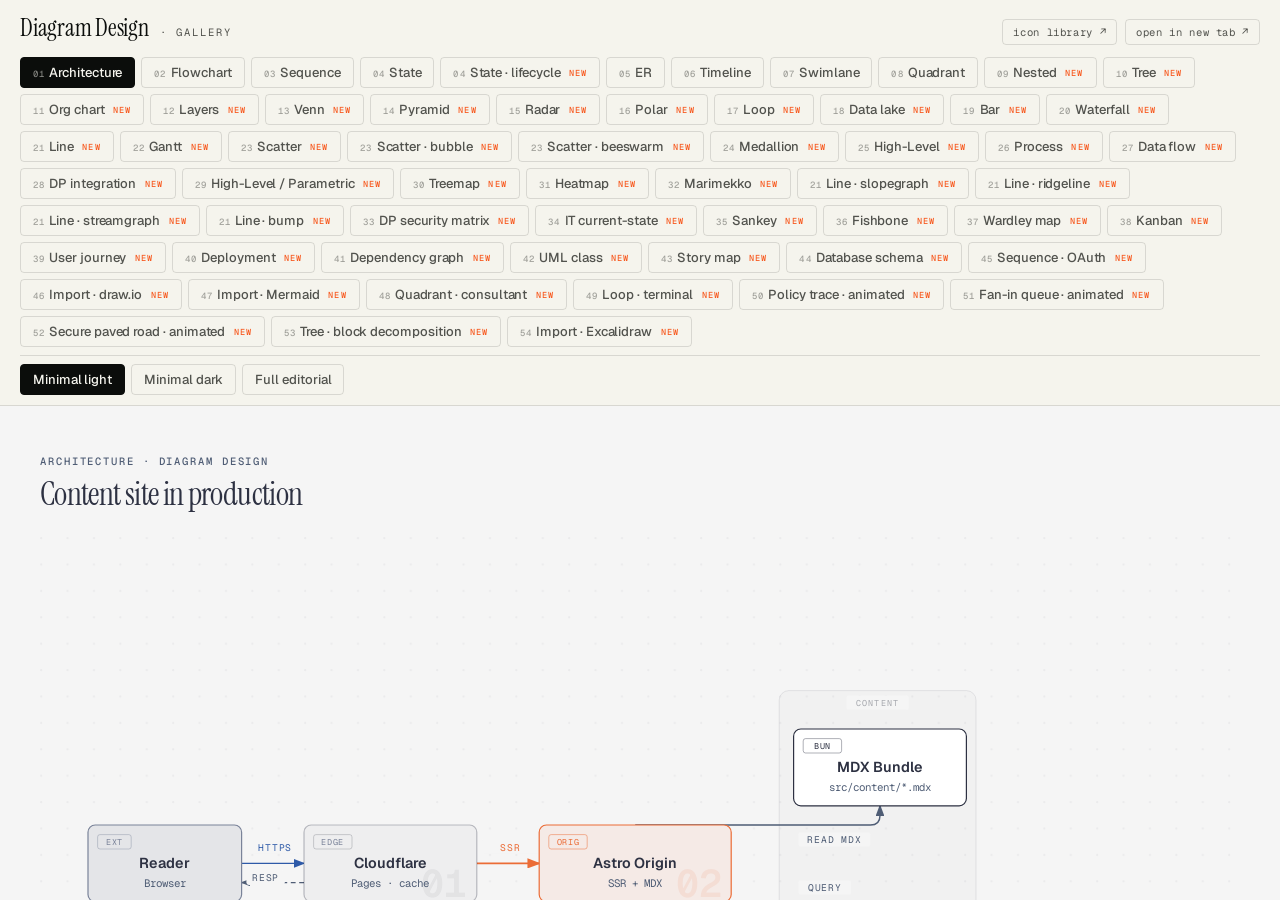
<file: .agents/skills/diagram-design/assets/index.html>
<!doctype html>
<html lang="en">
  <head>
    <meta charset="UTF-8" />
    <meta name="viewport" content="width=device-width, initial-scale=1.0" />
    <title>Diagram Design · Gallery</title>
    <link
      href="https://fonts.googleapis.com/css2?family=Instrument+Serif:ital@0;1&family=Geist:wght@400;500;600&family=Geist+Mono:wght@400;500;600&display=swap"
      rel="stylesheet"
    />
    <style>
      *,
      *::before,
      *::after {
        box-sizing: border-box;
        margin: 0;
        padding: 0;
      }
      :root {
        --paper: #f5f4ed;
        --paper-2: #efeee5;
        --ink: #0b0d0b;
        --muted: #52534e;
        --soft: #65655c;
        --rule: rgba(11, 13, 11, 0.12);
        --rule-strong: rgba(11, 13, 11, 0.25);
        --accent: #f7591f;
        --sans: "Geist", system-ui, sans-serif;
        --serif: "Instrument Serif", serif;
        --mono: "Geist Mono", ui-monospace, monospace;
      }
      html,
      body {
        height: 100%;
      }
      body {
        font-family: var(--sans);
        background: var(--paper);
        color: var(--ink);
        display: flex;
        flex-direction: column;
        overflow: hidden;
      }

      .topbar {
        padding: 1rem 1.25rem 0.625rem;
        border-bottom: 1px solid var(--rule);
        flex: 0 0 auto;
      }
      .title-row {
        display: flex;
        align-items: baseline;
        justify-content: space-between;
        margin-bottom: 0.75rem;
        gap: 1rem;
      }
      .title-row h1 {
        font-family: var(--serif);
        font-size: 1.5rem;
        font-weight: 400;
        letter-spacing: -0.01em;
        line-height: 1;
      }
      .title-row .meta {
        font-family: var(--mono);
        font-size: 0.66rem;
        letter-spacing: 0.18em;
        text-transform: uppercase;
        color: var(--muted);
      }
      .title-row .open-raw {
        font-family: var(--mono);
        font-size: 0.66rem;
        letter-spacing: 0.06em;
        color: var(--muted);
        text-decoration: none;
        padding: 0.3rem 0.625rem;
        border: 1px solid var(--rule);
        border-radius: 4px;
        transition:
          color 0.15s,
          border-color 0.15s;
      }
      .open-raw:hover {
        color: var(--accent);
        border-color: var(--accent);
      }

      .tabs {
        display: flex;
        flex-wrap: wrap;
        gap: 0.375rem;
        margin-bottom: 0.5rem;
      }
      .tabs.variants {
        margin-bottom: 0;
        padding-top: 0.5rem;
        border-top: 1px solid var(--rule);
      }
      .tab {
        font-family: var(--sans);
        font-size: 0.8125rem;
        font-weight: 500;
        padding: 0.375rem 0.75rem;
        background: transparent;
        color: var(--muted);
        border: 1px solid var(--rule);
        border-radius: 4px;
        cursor: pointer;
        transition: all 0.12s;
        letter-spacing: -0.005em;
      }
      .tab:hover {
        color: var(--ink);
        border-color: var(--rule-strong);
      }
      .tab:disabled {
        opacity: 0.35;
        cursor: not-allowed;
      }
      .tab.active {
        background: var(--ink);
        color: var(--paper);
        border-color: var(--ink);
      }
      .tab .eyebrow {
        display: inline-block;
        margin-right: 0.25rem;
        font-family: var(--mono);
        font-size: 0.56rem;
        letter-spacing: 0.12em;
        text-transform: uppercase;
        color: inherit;
        opacity: 0.5;
      }
      .tab.new::after {
        content: "NEW";
        display: inline-block;
        margin-left: 0.35rem;
        font-family: var(--mono);
        font-size: 0.54rem;
        letter-spacing: 0.12em;
        color: var(--accent);
        vertical-align: 1px;
      }
      .tab.active.new::after {
        color: var(--paper);
      }

      main {
        flex: 1 1 auto;
        position: relative;
        background: var(--paper-2);
        overflow: hidden;
      }
      iframe {
        position: absolute;
        inset: 0;
        width: 100%;
        height: 100%;
        border: 0;
        background: var(--paper);
        display: block;
      }

      @media (max-width: 640px) {
        #type-tabs {
          flex-wrap: nowrap;
          overflow-x: auto;
          overscroll-behavior-inline: contain;
          padding-bottom: 0.25rem;
          scrollbar-width: thin;
        }
        #type-tabs .tab {
          flex: 0 0 auto;
        }
      }
    </style>
  </head>
  <body>
    <header class="topbar">
      <div class="title-row">
        <h1>
          Diagram Design
          <span
            class="meta"
            style="
              font-family: var(--mono);
              font-size: 0.66rem;
              margin-left: 0.5rem;
            "
            >· gallery</span
          >
        </h1>
        <div style="display: flex; gap: 0.5rem">
          <a class="open-raw" href="icons.html" target="_blank" rel="noopener"
            >icon library ↗</a
          >
          <a
            class="open-raw"
            id="open-raw"
            href="#"
            target="_blank"
            rel="noopener"
            >open in new tab ↗</a
          >
        </div>
      </div>

      <div class="tabs" id="type-tabs" role="radiogroup" aria-label="Diagram type">
        <button class="tab active" data-type="architecture">
          <span class="eyebrow">01</span>Architecture
        </button>
        <button class="tab" data-type="flowchart">
          <span class="eyebrow">02</span>Flowchart
        </button>
        <button class="tab" data-type="sequence">
          <span class="eyebrow">03</span>Sequence
        </button>
        <button class="tab" data-type="state">
          <span class="eyebrow">04</span>State
        </button>
        <button class="tab new" data-type="state-lifecycle" data-parent-type="state">
          <span class="eyebrow">04</span>State · lifecycle
        </button>
        <button class="tab" data-type="er">
          <span class="eyebrow">05</span>ER
        </button>
        <button class="tab" data-type="timeline">
          <span class="eyebrow">06</span>Timeline
        </button>
        <button class="tab" data-type="swimlane">
          <span class="eyebrow">07</span>Swimlane
        </button>
        <button class="tab" data-type="quadrant">
          <span class="eyebrow">08</span>Quadrant
        </button>
        <button class="tab new" data-type="nested">
          <span class="eyebrow">09</span>Nested
        </button>
        <button class="tab new" data-type="tree">
          <span class="eyebrow">10</span>Tree
        </button>
        <button class="tab new" data-type="org-chart">
          <span class="eyebrow">11</span>Org chart
        </button>
        <button class="tab new" data-type="layers">
          <span class="eyebrow">12</span>Layers
        </button>
        <button class="tab new" data-type="venn">
          <span class="eyebrow">13</span>Venn
        </button>
        <button class="tab new" data-type="pyramid">
          <span class="eyebrow">14</span>Pyramid
        </button>
        <button class="tab new" data-type="radar">
          <span class="eyebrow">15</span>Radar
        </button>
        <button class="tab new" data-type="polar">
          <span class="eyebrow">16</span>Polar
        </button>
        <button class="tab new" data-type="loop">
          <span class="eyebrow">17</span>Loop
        </button>
        <button class="tab new" data-type="datalake">
          <span class="eyebrow">18</span>Data lake
        </button>
        <button class="tab new" data-type="bar">
          <span class="eyebrow">19</span>Bar
        </button>
        <button class="tab new" data-type="waterfall">
          <span class="eyebrow">20</span>Waterfall
        </button>
        <button class="tab new" data-type="line">
          <span class="eyebrow">21</span>Line
        </button>
        <button class="tab new" data-type="gantt">
          <span class="eyebrow">22</span>Gantt
        </button>
        <button class="tab new" data-type="scatter">
          <span class="eyebrow">23</span>Scatter
        </button>
        <button class="tab new" data-type="bubble" data-parent-type="scatter">
          <span class="eyebrow">23</span>Scatter · bubble
        </button>
        <button class="tab new" data-type="beeswarm" data-parent-type="scatter">
          <span class="eyebrow">23</span>Scatter · beeswarm
        </button>
        <button class="tab new" data-type="medallion">
          <span class="eyebrow">24</span>Medallion
        </button>
        <button class="tab new" data-type="high-level">
          <span class="eyebrow">25</span>High-Level
        </button>
        <button class="tab new" data-type="process">
          <span class="eyebrow">26</span>Process
        </button>
        <button class="tab new" data-type="data-flow">
          <span class="eyebrow">27</span>Data flow
        </button>
        <button class="tab new" data-type="dp-integration">
          <span class="eyebrow">28</span>DP integration
        </button>
        <button class="tab new" data-type="high-level-vertical">
          <span class="eyebrow">29</span>High-Level / Parametric
        </button>
        <button class="tab new" data-type="treemap">
          <span class="eyebrow">30</span>Treemap
        </button>
        <button class="tab new" data-type="heatmap">
          <span class="eyebrow">31</span>Heatmap
        </button>
        <button class="tab new" data-type="marimekko">
          <span class="eyebrow">32</span>Marimekko
        </button>
        <button class="tab new" data-type="slopegraph" data-parent-type="line">
          <span class="eyebrow">21</span>Line · slopegraph
        </button>
        <button class="tab new" data-type="ridgeline" data-parent-type="line">
          <span class="eyebrow">21</span>Line · ridgeline
        </button>
        <button class="tab new" data-type="streamgraph" data-parent-type="line">
          <span class="eyebrow">21</span>Line · streamgraph
        </button>
        <button class="tab new" data-type="bump" data-parent-type="line">
          <span class="eyebrow">21</span>Line · bump
        </button>
        <button class="tab new" data-type="dp-security-matrix">
          <span class="eyebrow">33</span>DP security matrix
        </button>
        <button class="tab new" data-type="it-state">
          <span class="eyebrow">34</span>IT current-state
        </button>
        <button class="tab new" data-type="sankey">
          <span class="eyebrow">35</span>Sankey
        </button>
        <button class="tab new" data-type="fishbone">
          <span class="eyebrow">36</span>Fishbone
        </button>
        <button class="tab new" data-type="wardley">
          <span class="eyebrow">37</span>Wardley map
        </button>
        <button class="tab new" data-type="kanban">
          <span class="eyebrow">38</span>Kanban
        </button>
        <button class="tab new" data-type="journey">
          <span class="eyebrow">39</span>User journey
        </button>
        <button class="tab new" data-type="deployment">
          <span class="eyebrow">40</span>Deployment
        </button>
        <button class="tab new" data-type="dependency">
          <span class="eyebrow">41</span>Dependency graph
        </button>
        <button class="tab new" data-type="uml-class">
          <span class="eyebrow">42</span>UML class
        </button>
        <button class="tab new" data-type="story-map">
          <span class="eyebrow">43</span>Story map
        </button>
        <button class="tab new" data-type="db-schema">
          <span class="eyebrow">44</span>Database schema
        </button>
        <button class="tab new" data-type="sequence-oauth">
          <span class="eyebrow">45</span>Sequence · OAuth
        </button>
        <button class="tab new" data-type="import-drawio" data-single>
          <span class="eyebrow">46</span>Import · draw.io
        </button>
        <button class="tab new" data-type="import-mermaid" data-single>
          <span class="eyebrow">47</span>Import · Mermaid
        </button>
        <button class="tab new" data-type="quadrant-consultant" data-single>
          <span class="eyebrow">48</span>Quadrant · consultant
        </button>
        <button class="tab new" data-type="loop-terminal" data-single>
          <span class="eyebrow">49</span>Loop · terminal
        </button>
        <button class="tab new" data-type="policy-trace-animated" data-single>
          <span class="eyebrow">50</span>Policy trace · animated
        </button>
        <button class="tab new" data-type="queue-animated" data-single>
          <span class="eyebrow">51</span>Fan-in queue · animated
        </button>
        <button class="tab new" data-type="paved-road-animated" data-single>
          <span class="eyebrow">52</span>Secure paved road · animated
        </button>
        <button class="tab new" data-type="tree-block-decomposition">
          <span class="eyebrow">53</span>Tree · block decomposition
        </button>
        <button class="tab new" data-type="import-excalidraw" data-single>
          <span class="eyebrow">54</span>Import · Excalidraw
        </button>
      </div>

      <div
        class="tabs variants"
        id="variant-tabs"
        role="radiogroup"
        aria-label="Variant"
      >
        <button class="tab active" data-variant="">Minimal light</button>
        <button class="tab" data-variant="-dark">Minimal dark</button>
        <button class="tab" data-variant="-full">Full editorial</button>
      </div>
    </header>

    <main>
      <iframe
        id="preview"
        src="example-architecture.html"
        title="Preview"
      ></iframe>
    </main>

    <script>
      const state = { type: "architecture", variant: "" };
      const iframe = document.getElementById("preview");
      const openRaw = document.getElementById("open-raw");

      function update() {
        const activeType = [...document.querySelectorAll("#type-tabs .tab")].find(
          (tab) => tab.dataset.type === state.type,
        );
        const single = activeType && activeType.hasAttribute("data-single");
        const variantTabs = document.querySelectorAll("#variant-tabs .tab");
        if (single) state.variant = "";
        variantTabs.forEach((tab) => {
          tab.disabled = single && tab.dataset.variant !== "";
        });
        for (const [containerId, key] of [
          ["type-tabs", "type"],
          ["variant-tabs", "variant"],
        ]) {
          document.querySelectorAll(`#${containerId} .tab`).forEach((tab) => {
            const active = tab.dataset[key] === state[key];
            tab.classList.toggle("active", active);
            tab.setAttribute("aria-checked", String(active));
            tab.tabIndex = active ? 0 : -1;
          });
        }
        const src = `example-${state.type}${state.variant}.html`;
        iframe.src = src;
        openRaw.href = src;
        const selectedTabs = document.querySelectorAll('[role="radio"][aria-checked="true"]');
        iframe.setAttribute(
          "aria-labelledby",
          [...selectedTabs].map((tab) => tab.id).join(" "),
        );
      }

      function bindTabs(containerId, key) {
        const container = document.getElementById(containerId);
        const tabs = [...container.querySelectorAll(".tab")];
        tabs.forEach((tab, index) => {
          tab.id = `${containerId}-${index}`;
          tab.setAttribute("role", "radio");
          tab.setAttribute("aria-controls", "preview");
        });

        function activate(tab, focus = false) {
          state[key] = tab.dataset[key];
          update();
          if (focus) tab.focus();
        }

        container.addEventListener("click", (e) => {
          const btn = e.target.closest(".tab");
          if (!btn) return;
          activate(btn);
        });
        container.addEventListener("keydown", (e) => {
          const current = e.target.closest('[role="radio"]');
          if (!current || !container.contains(current)) return;
          const enabledTabs = tabs.filter((tab) => !tab.disabled);
          const index = enabledTabs.indexOf(current);
          let next;
          if (e.key === "ArrowRight" || e.key === "ArrowDown") {
            next = enabledTabs[(index + 1) % enabledTabs.length];
          }
          if (e.key === "ArrowLeft" || e.key === "ArrowUp") {
            next = enabledTabs[(index - 1 + enabledTabs.length) % enabledTabs.length];
          }
          if (e.key === "Home") next = enabledTabs[0];
          if (e.key === "End") next = enabledTabs.at(-1);
          if (!next) return;
          e.preventDefault();
          activate(next, true);
        });
      }

      bindTabs("type-tabs", "type");
      bindTabs("variant-tabs", "variant");
      update();
    </script>
  </body>
</html>
</file>
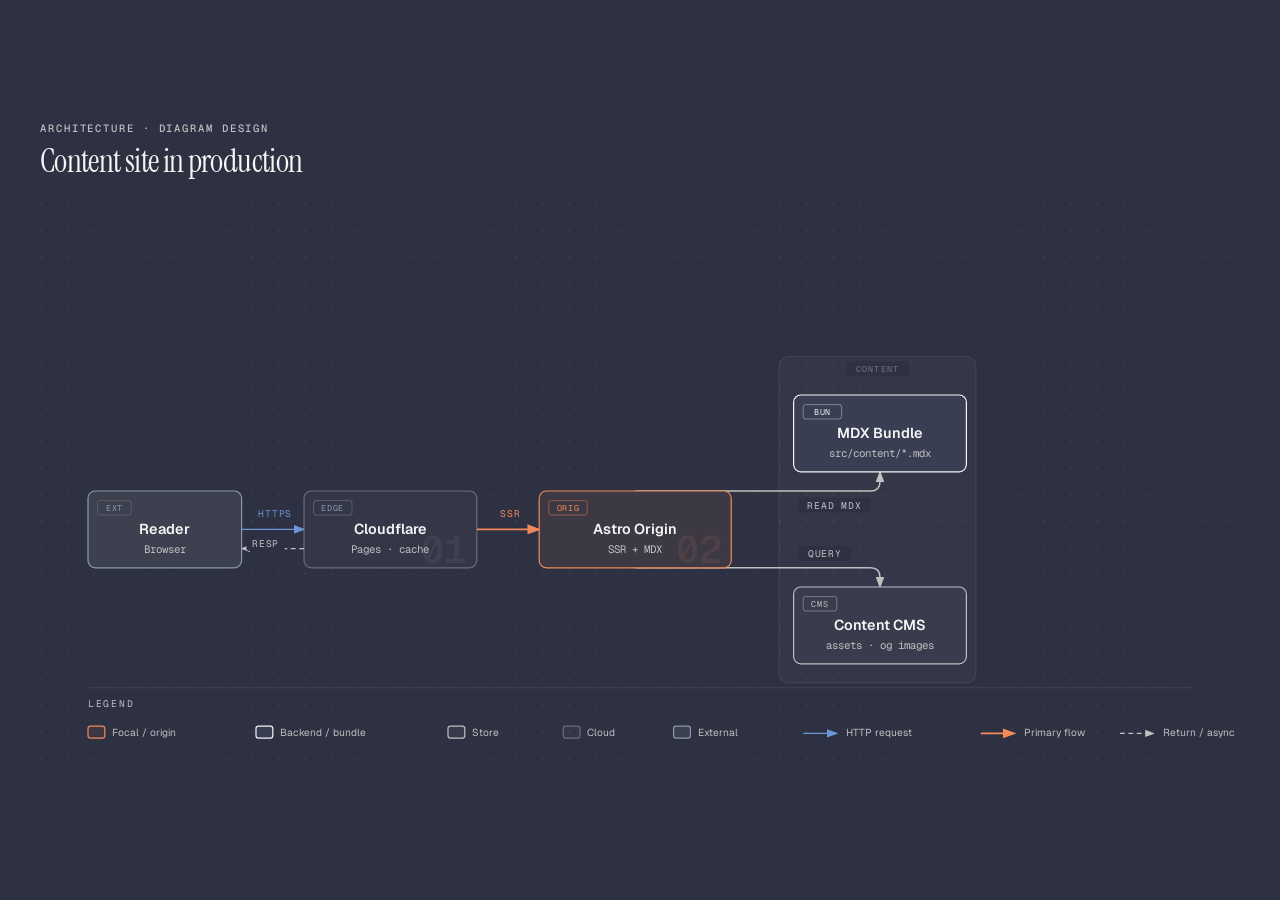
<file: .agents/skills/diagram-design/assets/example-architecture-dark.html>
<!DOCTYPE html>
<html lang="en">
<head>
  <meta charset="UTF-8">
  <meta name="viewport" content="width=device-width, initial-scale=1.0">
  <title>Content site · Architecture</title>
  <link href="https://fonts.googleapis.com/css2?family=Instrument+Serif:ital@0;1&family=Geist:wght@400;500;600&family=Geist+Mono:wght@400;500;600&display=swap" rel="stylesheet">
  <style>
    *, *::before, *::after { box-sizing: border-box; margin: 0; padding: 0; }
    :root {
      --color-paper:   #2d3142;
      --color-ink:     #f5f5f5;
      --color-muted:   #bfc0c0;
      --color-accent:  #f08a59;
      --font-sans:     'Geist', system-ui, sans-serif;
      --font-serif:    'Instrument Serif', serif;
      --font-mono:     'Geist Mono', ui-monospace, monospace;
    }

    body {
      font-family: var(--font-sans);
      background: var(--color-paper);
      color: var(--color-ink);
      min-height: 100vh;
      display: flex;
      align-items: center;
      justify-content: center;
      padding: 3rem 2rem;
    }

    .frame { max-width: 1200px; width: 100%; }

    .eyebrow {
      font-family: var(--font-mono);
      font-size: 0.66rem;
      font-weight: 500;
      letter-spacing: 0.18em;
      text-transform: uppercase;
      color: var(--color-muted);
      margin-bottom: 0.5rem;
    }

    h1 {
      font-family: var(--font-serif);
      font-size: clamp(1.5rem, 2.4vw + 0.75rem, 2rem);
      font-weight: 400;
      letter-spacing: -0.02em;
      line-height: 1.15;
      color: var(--color-ink);
      margin-bottom: 1.5rem;
    }

    svg { width: 100%; min-width: 900px; display: block; }
  </style>
</head>
<body>
  <div class="frame">
    <p class="eyebrow">Architecture · Diagram Design</p>
    <h1>Content site in production</h1>

    <svg viewBox="0 0 1000 480" xmlns="http://www.w3.org/2000/svg" role="img" aria-labelledby="architecture-dark-title architecture-dark-desc">
      <title id="architecture-dark-title">Content site in production</title>
      <desc id="architecture-dark-desc">Architecture diagram showing reader requests moving through Cloudflare to an Astro origin, MDX bundle, and content CMS.</desc>
        <defs>
          <pattern id="dots" width="22" height="22" patternUnits="userSpaceOnUse">
            <circle cx="1" cy="1" r="0.9" fill="rgba(245,245,245,0.10)"/>
          </pattern>
          <marker id="arrow" markerWidth="8" markerHeight="6" refX="7" refY="3" orient="auto"><polygon points="0 0, 8 3, 0 6" fill="#bfc0c0"/></marker>
          <marker id="arrow-accent" markerWidth="8" markerHeight="6" refX="7" refY="3" orient="auto"><polygon points="0 0, 8 3, 0 6" fill="#f08a59"/></marker>
          <marker id="arrow-link" markerWidth="8" markerHeight="6" refX="7" refY="3" orient="auto"><polygon points="0 0, 8 3, 0 6" fill="#6a95d8"/></marker>
        </defs>

        <rect width="100%" height="100%" fill="#2d3142"/>
        <rect width="100%" height="100%" fill="url(#dots)" opacity="0.55"/>

        <!-- Zone: Content services (drawn before arrows and nodes) -->
        <rect x="616" y="128" width="164" height="272" rx="8"
              fill="rgba(245,245,245,0.03)" stroke="rgba(245,245,245,0.10)" stroke-width="0.8"/>
        <rect x="672" y="132" width="52" height="12" rx="2" fill="#2d3142"/>
        <text x="698" y="141" fill="rgba(245,245,245,0.35)" font-size="7" font-family="'Geist Mono', monospace"
              text-anchor="middle" letter-spacing="0.14em">CONTENT</text>

        <!-- Arrows first (behind boxes) -->
        <line x1="168" y1="272" x2="220" y2="272" stroke="#6a95d8" stroke-width="1.2" marker-end="url(#arrow-link)"/>
        <line x1="364" y1="272" x2="416" y2="272" stroke="#f08a59" stroke-width="1.4" marker-end="url(#arrow-accent)"/>
        <path d="M 496,240 H 692 Q 700,240 700,232 V 224"
              fill="none" stroke="#bfc0c0" stroke-width="1.2" marker-end="url(#arrow)"/>
        <path d="M 496,304 H 692 Q 700,304 700,312 V 320"
              fill="none" stroke="#bfc0c0" stroke-width="1.2" marker-end="url(#arrow)"/>

        <!-- Dashed return: Cloudflare→Reader (cached HTML) -->
        <path d="M 220,288 H 168" fill="none" stroke="#bfc0c0" stroke-width="1" stroke-dasharray="4,3" marker-end="url(#arrow)"/>

        <!-- Arrow labels -->
        <rect x="172" y="252" width="48" height="12" rx="2" fill="#2d3142"/>
        <text x="196" y="262" fill="#6a95d8" font-size="8" font-family="'Geist Mono', monospace" text-anchor="middle" letter-spacing="0.08em">HTTPS</text>

        <rect x="172" y="278" width="32" height="12" rx="2" fill="#2d3142"/>
        <text x="188" y="287" fill="#bfc0c0" font-size="8" font-family="'Geist Mono', monospace" text-anchor="middle" letter-spacing="0.08em">RESP</text>

        <rect x="368" y="252" width="48" height="12" rx="2" fill="#2d3142"/>
        <text x="392" y="262" fill="#f08a59" font-size="8" font-family="'Geist Mono', monospace" text-anchor="middle" letter-spacing="0.08em">SSR</text>

        <rect x="632" y="246" width="60" height="12" rx="2" fill="#2d3142"/>
        <text x="662" y="255" fill="#bfc0c0" font-size="8" font-family="'Geist Mono', monospace" text-anchor="middle" letter-spacing="0.08em">READ MDX</text>

        <rect x="632" y="286" width="44" height="12" rx="2" fill="#2d3142"/>
        <text x="654" y="295" fill="#bfc0c0" font-size="8" font-family="'Geist Mono', monospace" text-anchor="middle" letter-spacing="0.08em">QUERY</text>

        <!-- Node: Reader -->
        <rect x="40" y="240" width="128" height="64" rx="6" fill="#2d3142"/>
        <rect x="40" y="240" width="128" height="64" rx="6" fill="rgba(191,192,192,0.10)" stroke="#8e98ac" stroke-width="1"/>
        <rect x="48" y="248" width="28" height="12" rx="2" fill="transparent" stroke="rgba(142,140,131,0.40)" stroke-width="0.8"/>
        <text x="62" y="257" fill="#8e98ac" font-size="7" font-family="'Geist Mono', monospace" text-anchor="middle" letter-spacing="0.08em">EXT</text>
        <text x="104" y="276" fill="#f5f5f5" font-size="12" font-weight="600" font-family="'Geist', sans-serif" text-anchor="middle">Reader</text>
        <text x="104" y="292" fill="#bfc0c0" font-size="9" font-family="'Geist Mono', monospace" text-anchor="middle">Browser</text>

        <!-- Node: Cloudflare -->
        <rect x="220" y="240" width="144" height="64" rx="6" fill="#2d3142"/>
        <rect x="220" y="240" width="144" height="64" rx="6" fill="rgba(245,245,245,0.03)" stroke="rgba(245,245,245,0.30)" stroke-width="1"/>
        <rect x="228" y="248" width="32" height="12" rx="2" fill="transparent" stroke="rgba(245,245,245,0.22)" stroke-width="0.8"/>
        <text x="244" y="257" fill="#8e98ac" font-size="7" font-family="'Geist Mono', monospace" text-anchor="middle" letter-spacing="0.08em">EDGE</text>
        <text x="356" y="300" fill="rgba(245,245,245,0.06)" font-size="32" font-weight="600" font-family="'Geist Mono', monospace" text-anchor="end">01</text>
        <text x="292" y="276" fill="#f5f5f5" font-size="12" font-weight="600" font-family="'Geist', sans-serif" text-anchor="middle">Cloudflare</text>
        <text x="292" y="292" fill="#bfc0c0" font-size="9" font-family="'Geist Mono', monospace" text-anchor="middle">Pages · cache</text>

        <!-- Node: Astro (focal coral) -->
        <rect x="416" y="240" width="160" height="64" rx="6" fill="#2d3142"/>
        <rect x="416" y="240" width="160" height="64" rx="6" fill="rgba(240,138,89,0.08)" stroke="#f08a59" stroke-width="1"/>
        <rect x="424" y="248" width="32" height="12" rx="2" fill="transparent" stroke="rgba(240,138,89,0.50)" stroke-width="0.8"/>
        <text x="440" y="257" fill="#f08a59" font-size="7" font-family="'Geist Mono', monospace" text-anchor="middle" letter-spacing="0.08em">ORIG</text>
        <text x="568" y="300" fill="rgba(240,138,89,0.10)" font-size="32" font-weight="600" font-family="'Geist Mono', monospace" text-anchor="end">02</text>
        <text x="496" y="276" fill="#f5f5f5" font-size="12" font-weight="600" font-family="'Geist', sans-serif" text-anchor="middle">Astro Origin</text>
        <text x="496" y="292" fill="#bfc0c0" font-size="9" font-family="'Geist Mono', monospace" text-anchor="middle">SSR + MDX</text>

        <!-- Node: MDX Bundle -->
        <rect x="628" y="160" width="144" height="64" rx="6" fill="#2d3142"/>
        <rect x="628" y="160" width="144" height="64" rx="6" fill="#393e53" stroke="#f5f5f5" stroke-width="1"/>
        <rect x="636" y="168" width="32" height="12" rx="2" fill="transparent" stroke="rgba(245,245,245,0.40)" stroke-width="0.8"/>
        <text x="652" y="177" fill="#f5f5f5" font-size="7" font-family="'Geist Mono', monospace" text-anchor="middle" letter-spacing="0.08em">BUN</text>
        <text x="700" y="196" fill="#f5f5f5" font-size="12" font-weight="600" font-family="'Geist', sans-serif" text-anchor="middle">MDX Bundle</text>
        <text x="700" y="212" fill="#bfc0c0" font-size="9" font-family="'Geist Mono', monospace" text-anchor="middle">src/content/*.mdx</text>

        <!-- Node: Content CMS -->
        <rect x="628" y="320" width="144" height="64" rx="6" fill="#2d3142"/>
        <rect x="628" y="320" width="144" height="64" rx="6" fill="rgba(245,245,245,0.05)" stroke="#bfc0c0" stroke-width="1"/>
        <rect x="636" y="328" width="28" height="12" rx="2" fill="transparent" stroke="rgba(191,192,192,0.50)" stroke-width="0.8"/>
        <text x="650" y="337" fill="#bfc0c0" font-size="7" font-family="'Geist Mono', monospace" text-anchor="middle" letter-spacing="0.08em">CMS</text>
        <text x="700" y="356" fill="#f5f5f5" font-size="12" font-weight="600" font-family="'Geist', sans-serif" text-anchor="middle">Content CMS</text>
        <text x="700" y="372" fill="#bfc0c0" font-size="9" font-family="'Geist Mono', monospace" text-anchor="middle">assets · og images</text>

        <!-- Legend strip -->
        <line x1="40" y1="404" x2="960" y2="404" stroke="rgba(245,245,245,0.10)" stroke-width="0.8"/>
        <text x="40" y="420" fill="#bfc0c0" font-size="8" font-family="'Geist Mono', monospace" letter-spacing="0.18em">LEGEND</text>

        <rect x="40" y="436" width="14" height="10" rx="2" fill="rgba(240,138,89,0.08)" stroke="#f08a59" stroke-width="1"/>
        <text x="60" y="444" fill="#bfc0c0" font-size="8.5" font-family="'Geist', sans-serif">Focal / origin</text>

        <rect x="180" y="436" width="14" height="10" rx="2" fill="#393e53" stroke="#f5f5f5" stroke-width="1"/>
        <text x="200" y="444" fill="#bfc0c0" font-size="8.5" font-family="'Geist', sans-serif">Backend / bundle</text>

        <rect x="340" y="436" width="14" height="10" rx="2" fill="rgba(245,245,245,0.05)" stroke="#bfc0c0" stroke-width="1"/>
        <text x="360" y="444" fill="#bfc0c0" font-size="8.5" font-family="'Geist', sans-serif">Store</text>

        <rect x="436" y="436" width="14" height="10" rx="2" fill="rgba(245,245,245,0.03)" stroke="rgba(245,245,245,0.30)" stroke-width="1"/>
        <text x="456" y="444" fill="#bfc0c0" font-size="8.5" font-family="'Geist', sans-serif">Cloud</text>

        <rect x="528" y="436" width="14" height="10" rx="2" fill="rgba(191,192,192,0.10)" stroke="#8e98ac" stroke-width="1"/>
        <text x="548" y="444" fill="#bfc0c0" font-size="8.5" font-family="'Geist', sans-serif">External</text>

        <line x1="636" y1="442" x2="664" y2="442" stroke="#6a95d8" stroke-width="1.2" marker-end="url(#arrow-link)"/>
        <text x="672" y="444" fill="#bfc0c0" font-size="8.5" font-family="'Geist', sans-serif">HTTP request</text>

        <line x1="784" y1="442" x2="812" y2="442" stroke="#f08a59" stroke-width="1.4" marker-end="url(#arrow-accent)"/>
        <text x="820" y="444" fill="#bfc0c0" font-size="8.5" font-family="'Geist', sans-serif">Primary flow</text>

        <line x1="900" y1="442" x2="928" y2="442" stroke="#bfc0c0" stroke-width="1" stroke-dasharray="4,3" marker-end="url(#arrow)"/>
        <text x="936" y="444" fill="#bfc0c0" font-size="8.5" font-family="'Geist', sans-serif">Return / async</text>
      </svg>
  </div>
</body>
</html>
</file>
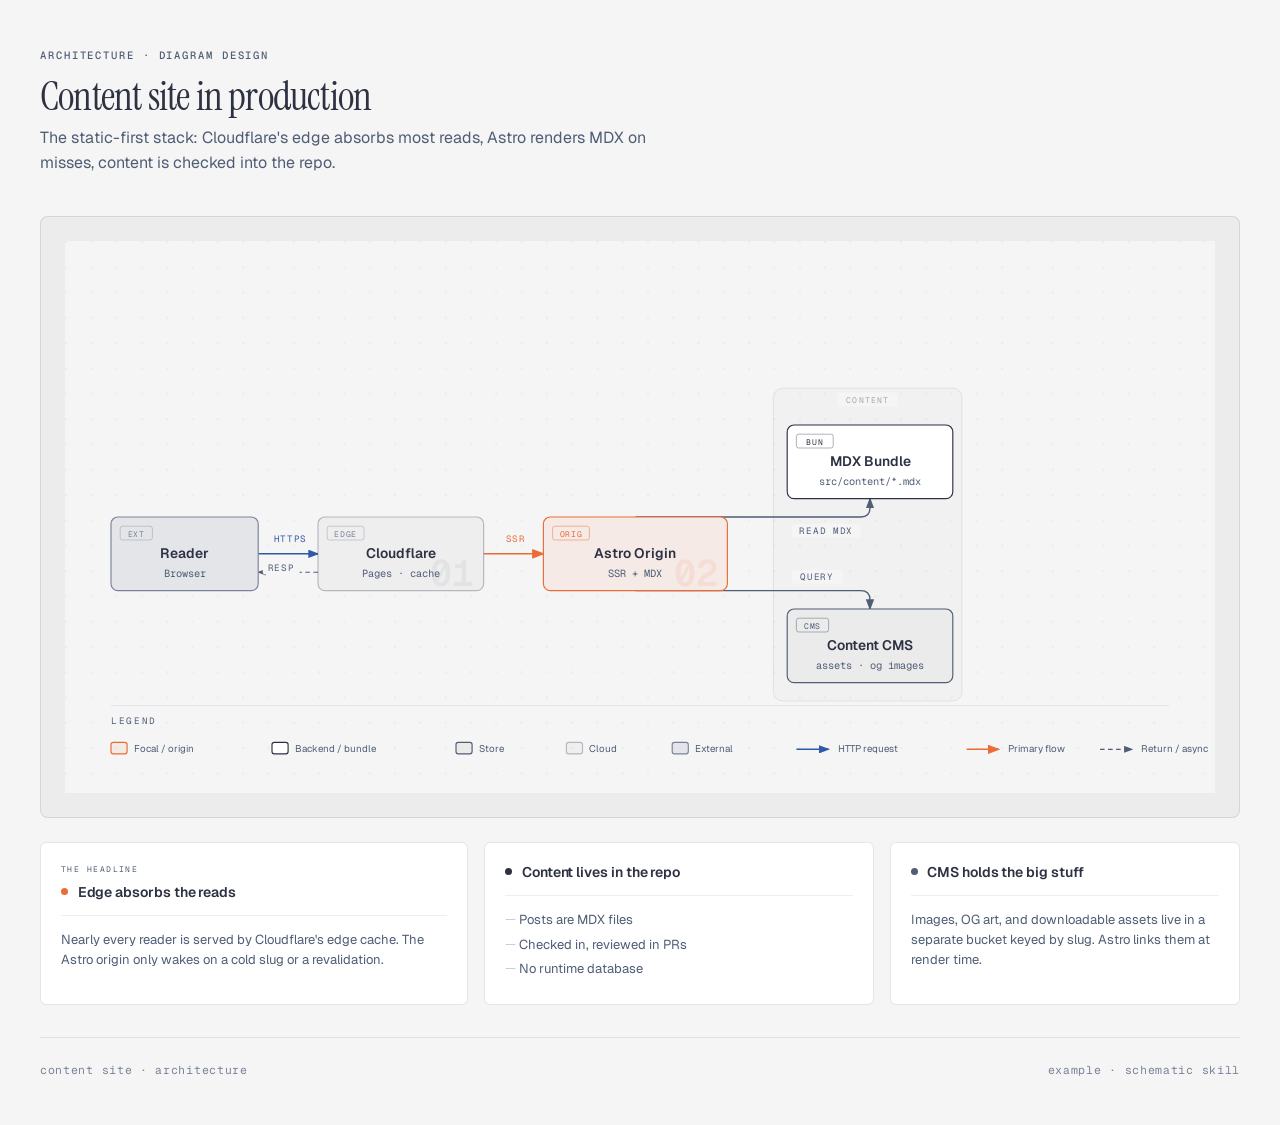
<file: .agents/skills/diagram-design/assets/example-architecture-full.html>
<!DOCTYPE html>
<html lang="en">
<head>
  <meta charset="UTF-8">
  <meta name="viewport" content="width=device-width, initial-scale=1.0">
  <title>Content site · Architecture</title>
  <link href="https://fonts.googleapis.com/css2?family=Instrument+Serif:ital@0;1&family=Geist:wght@400;500;600&family=Geist+Mono:wght@400;500;600&display=swap" rel="stylesheet">
  <style>
    *, *::before, *::after { box-sizing: border-box; margin: 0; padding: 0; }
    :root {
      --color-paper: #f5f5f5; --color-paper-2: #ececec;
      --color-ink: #2d3142; --color-muted: #4f5d75; --color-soft: #7a8399;
      --color-rule: rgba(45,49,66,0.12);
      --color-accent: #eb6c36; --color-accent-tint: rgba(235,108,54,0.08);
      --color-link: #2e5aa8;
      --font-sans: 'Geist', system-ui, sans-serif;
      --font-serif: 'Instrument Serif', serif;
      --font-mono: 'Geist Mono', ui-monospace, monospace;
    }
    body { font-family: var(--font-sans); background: var(--color-paper); min-height: 100vh; padding: 3rem 2rem; color: var(--color-ink); }
    .container { max-width: 1200px; margin: 0 auto; }
    .header { margin-bottom: 2.5rem; }
    .header-eyebrow { font-family: var(--font-mono); font-size: 0.66rem; font-weight: 500; letter-spacing: 0.18em; text-transform: uppercase; color: var(--color-muted); margin-bottom: 0.75rem; }
    h1 { font-family: var(--font-serif); font-size: clamp(1.75rem, 3vw + 1rem, 2.5rem); font-weight: 400; letter-spacing: -0.02em; line-height: 1.1; margin-bottom: 0.5rem; }
    .subtitle { font-size: 1rem; line-height: 1.55; color: var(--color-muted); max-width: 58ch; }
    .diagram-container { background: var(--color-paper-2); border-radius: 8px; border: 1px solid var(--color-rule); padding: 1.5rem; overflow-x: auto; }
    svg { width: 100%; min-width: 900px; display: block; }
    .cards { display: grid; grid-template-columns: 1.1fr 1fr 0.9fr; gap: 1rem; margin-top: 1.5rem; }
    @media (max-width: 820px) { .cards { grid-template-columns: 1fr; } }
    .card { background: #fff; border-radius: 6px; border: 1px solid var(--color-rule); padding: 1.25rem; }
    .card .eyebrow { font-family: var(--font-mono); font-size: 0.5rem; letter-spacing: 0.18em; text-transform: uppercase; color: var(--color-muted); margin-bottom: 0.5rem; }
    .card-header { display: flex; align-items: center; gap: 0.6rem; margin-bottom: 0.875rem; padding-bottom: 0.875rem; border-bottom: 1px solid rgba(45,49,66,0.08); }
    .card-dot { width: 7px; height: 7px; border-radius: 50%; }
    .card-dot.ink { background: var(--color-ink); } .card-dot.muted { background: var(--color-muted); } .card-dot.coral { background: var(--color-accent); }
    .card h3 { font-size: 0.875rem; font-weight: 600; letter-spacing: -0.005em; }
    .card p, .card ul { color: var(--color-muted); font-size: 0.8125rem; line-height: 1.55; list-style: none; }
    .card li { margin-bottom: 0.3rem; padding-left: 0.875rem; position: relative; }
    .card li::before { content: '—'; position: absolute; left: 0; color: rgba(45,49,66,0.25); font-size: 0.75rem; }
    .footer { margin-top: 2rem; padding-top: 1.5rem; border-top: 1px solid rgba(45,49,66,0.10); font-family: var(--font-mono); font-size: 0.72rem; letter-spacing: 0.06em; color: var(--color-soft); display: flex; justify-content: space-between; flex-wrap: wrap; gap: 0.5rem; }
  </style>
</head>
<body>
  <div class="container">
    <div class="header">
      <p class="header-eyebrow">Architecture · Diagram Design</p>
      <h1>Content site in production</h1>
      <p class="subtitle">The static-first stack: Cloudflare's edge absorbs most reads, Astro renders MDX on misses, content is checked into the repo.</p>
    </div>

    <div class="diagram-container">
      <svg viewBox="0 0 1000 480" xmlns="http://www.w3.org/2000/svg" role="img" aria-labelledby="architecture-full-title architecture-full-desc">
        <title id="architecture-full-title">Content site in production</title>
        <desc id="architecture-full-desc">Architecture diagram showing reader requests moving through Cloudflare to an Astro origin, MDX bundle, and content CMS.</desc>
        <defs>
          <pattern id="dots" width="22" height="22" patternUnits="userSpaceOnUse">
            <circle cx="1" cy="1" r="0.9" fill="rgba(45,49,66,0.10)"/>
          </pattern>
          <marker id="arrow" markerWidth="8" markerHeight="6" refX="7" refY="3" orient="auto"><polygon points="0 0, 8 3, 0 6" fill="#4f5d75"/></marker>
          <marker id="arrow-accent" markerWidth="8" markerHeight="6" refX="7" refY="3" orient="auto"><polygon points="0 0, 8 3, 0 6" fill="#eb6c36"/></marker>
          <marker id="arrow-link" markerWidth="8" markerHeight="6" refX="7" refY="3" orient="auto"><polygon points="0 0, 8 3, 0 6" fill="#2e5aa8"/></marker>
        </defs>

        <rect width="100%" height="100%" fill="#f5f5f5"/>
        <rect width="100%" height="100%" fill="url(#dots)" opacity="0.55"/>

        <!-- Zone: Content services (drawn before arrows and nodes) -->
        <rect x="616" y="128" width="164" height="272" rx="8"
              fill="rgba(45,49,66,0.02)" stroke="rgba(45,49,66,0.10)" stroke-width="0.8"/>
        <rect x="672" y="132" width="52" height="12" rx="2" fill="#f5f5f5"/>
        <text x="698" y="141" fill="rgba(45,49,66,0.40)" font-size="7" font-family="'Geist Mono', monospace"
              text-anchor="middle" letter-spacing="0.14em">CONTENT</text>

        <!-- Arrows first (behind boxes) -->
        <line x1="168" y1="272" x2="220" y2="272" stroke="#2e5aa8" stroke-width="1.2" marker-end="url(#arrow-link)"/>
        <line x1="364" y1="272" x2="416" y2="272" stroke="#eb6c36" stroke-width="1.4" marker-end="url(#arrow-accent)"/>
        <path d="M 496,240 H 692 Q 700,240 700,232 V 224"
              fill="none" stroke="#4f5d75" stroke-width="1.2" marker-end="url(#arrow)"/>
        <path d="M 496,304 H 692 Q 700,304 700,312 V 320"
              fill="none" stroke="#4f5d75" stroke-width="1.2" marker-end="url(#arrow)"/>

        <!-- Dashed return: Cloudflare→Reader (cached HTML) -->
        <path d="M 220,288 H 168" fill="none" stroke="#4f5d75" stroke-width="1" stroke-dasharray="4,3" marker-end="url(#arrow)"/>

        <!-- Arrow labels -->
        <rect x="172" y="252" width="48" height="12" rx="2" fill="#f5f5f5"/>
        <text x="196" y="262" fill="#2e5aa8" font-size="8" font-family="'Geist Mono', monospace" text-anchor="middle" letter-spacing="0.08em">HTTPS</text>

        <rect x="172" y="278" width="32" height="12" rx="2" fill="#f5f5f5"/>
        <text x="188" y="287" fill="#4f5d75" font-size="8" font-family="'Geist Mono', monospace" text-anchor="middle" letter-spacing="0.08em">RESP</text>

        <rect x="368" y="252" width="48" height="12" rx="2" fill="#f5f5f5"/>
        <text x="392" y="262" fill="#eb6c36" font-size="8" font-family="'Geist Mono', monospace" text-anchor="middle" letter-spacing="0.08em">SSR</text>

        <rect x="632" y="246" width="60" height="12" rx="2" fill="#f5f5f5"/>
        <text x="662" y="255" fill="#4f5d75" font-size="8" font-family="'Geist Mono', monospace" text-anchor="middle" letter-spacing="0.08em">READ MDX</text>

        <rect x="632" y="286" width="44" height="12" rx="2" fill="#f5f5f5"/>
        <text x="654" y="295" fill="#4f5d75" font-size="8" font-family="'Geist Mono', monospace" text-anchor="middle" letter-spacing="0.08em">QUERY</text>

        <!-- Node: Reader -->
        <rect x="40" y="240" width="128" height="64" rx="6" fill="#f5f5f5"/>
        <rect x="40" y="240" width="128" height="64" rx="6" fill="rgba(79,93,117,0.10)" stroke="#7a8399" stroke-width="1"/>
        <rect x="48" y="248" width="28" height="12" rx="2" fill="transparent" stroke="rgba(122,131,153,0.40)" stroke-width="0.8"/>
        <text x="62" y="257" fill="#7a8399" font-size="7" font-family="'Geist Mono', monospace" text-anchor="middle" letter-spacing="0.08em">EXT</text>
        <text x="104" y="276" fill="#2d3142" font-size="12" font-weight="600" font-family="'Geist', sans-serif" text-anchor="middle">Reader</text>
        <text x="104" y="292" fill="#4f5d75" font-size="9" font-family="'Geist Mono', monospace" text-anchor="middle">Browser</text>

        <!-- Node: Cloudflare -->
        <rect x="220" y="240" width="144" height="64" rx="6" fill="#f5f5f5"/>
        <rect x="220" y="240" width="144" height="64" rx="6" fill="rgba(45,49,66,0.03)" stroke="rgba(45,49,66,0.30)" stroke-width="1"/>
        <rect x="228" y="248" width="32" height="12" rx="2" fill="transparent" stroke="rgba(45,49,66,0.22)" stroke-width="0.8"/>
        <text x="244" y="257" fill="#7a8399" font-size="7" font-family="'Geist Mono', monospace" text-anchor="middle" letter-spacing="0.08em">EDGE</text>
        <text x="356" y="300" fill="rgba(45,49,66,0.06)" font-size="32" font-weight="600" font-family="'Geist Mono', monospace" text-anchor="end">01</text>
        <text x="292" y="276" fill="#2d3142" font-size="12" font-weight="600" font-family="'Geist', sans-serif" text-anchor="middle">Cloudflare</text>
        <text x="292" y="292" fill="#4f5d75" font-size="9" font-family="'Geist Mono', monospace" text-anchor="middle">Pages · cache</text>

        <!-- Node: Astro (focal coral) -->
        <rect x="416" y="240" width="160" height="64" rx="6" fill="#f5f5f5"/>
        <rect x="416" y="240" width="160" height="64" rx="6" fill="rgba(235,108,54,0.08)" stroke="#eb6c36" stroke-width="1"/>
        <rect x="424" y="248" width="32" height="12" rx="2" fill="transparent" stroke="rgba(235,108,54,0.50)" stroke-width="0.8"/>
        <text x="440" y="257" fill="#eb6c36" font-size="7" font-family="'Geist Mono', monospace" text-anchor="middle" letter-spacing="0.08em">ORIG</text>
        <text x="568" y="300" fill="rgba(235,108,54,0.10)" font-size="32" font-weight="600" font-family="'Geist Mono', monospace" text-anchor="end">02</text>
        <text x="496" y="276" fill="#2d3142" font-size="12" font-weight="600" font-family="'Geist', sans-serif" text-anchor="middle">Astro Origin</text>
        <text x="496" y="292" fill="#4f5d75" font-size="9" font-family="'Geist Mono', monospace" text-anchor="middle">SSR + MDX</text>

        <!-- Node: MDX Bundle -->
        <rect x="628" y="160" width="144" height="64" rx="6" fill="#f5f5f5"/>
        <rect x="628" y="160" width="144" height="64" rx="6" fill="#ffffff" stroke="#2d3142" stroke-width="1"/>
        <rect x="636" y="168" width="32" height="12" rx="2" fill="transparent" stroke="rgba(45,49,66,0.40)" stroke-width="0.8"/>
        <text x="652" y="177" fill="#2d3142" font-size="7" font-family="'Geist Mono', monospace" text-anchor="middle" letter-spacing="0.08em">BUN</text>
        <text x="700" y="196" fill="#2d3142" font-size="12" font-weight="600" font-family="'Geist', sans-serif" text-anchor="middle">MDX Bundle</text>
        <text x="700" y="212" fill="#4f5d75" font-size="9" font-family="'Geist Mono', monospace" text-anchor="middle">src/content/*.mdx</text>

        <!-- Node: Content CMS -->
        <rect x="628" y="320" width="144" height="64" rx="6" fill="#f5f5f5"/>
        <rect x="628" y="320" width="144" height="64" rx="6" fill="rgba(45,49,66,0.05)" stroke="#4f5d75" stroke-width="1"/>
        <rect x="636" y="328" width="28" height="12" rx="2" fill="transparent" stroke="rgba(79,93,117,0.50)" stroke-width="0.8"/>
        <text x="650" y="337" fill="#4f5d75" font-size="7" font-family="'Geist Mono', monospace" text-anchor="middle" letter-spacing="0.08em">CMS</text>
        <text x="700" y="356" fill="#2d3142" font-size="12" font-weight="600" font-family="'Geist', sans-serif" text-anchor="middle">Content CMS</text>
        <text x="700" y="372" fill="#4f5d75" font-size="9" font-family="'Geist Mono', monospace" text-anchor="middle">assets · og images</text>

        <!-- Legend strip -->
        <line x1="40" y1="404" x2="960" y2="404" stroke="rgba(45,49,66,0.10)" stroke-width="0.8"/>
        <text x="40" y="420" fill="#4f5d75" font-size="8" font-family="'Geist Mono', monospace" letter-spacing="0.18em">LEGEND</text>

        <rect x="40" y="436" width="14" height="10" rx="2" fill="rgba(235,108,54,0.08)" stroke="#eb6c36" stroke-width="1"/>
        <text x="60" y="444" fill="#4f5d75" font-size="8.5" font-family="'Geist', sans-serif">Focal / origin</text>

        <rect x="180" y="436" width="14" height="10" rx="2" fill="#ffffff" stroke="#2d3142" stroke-width="1"/>
        <text x="200" y="444" fill="#4f5d75" font-size="8.5" font-family="'Geist', sans-serif">Backend / bundle</text>

        <rect x="340" y="436" width="14" height="10" rx="2" fill="rgba(45,49,66,0.05)" stroke="#4f5d75" stroke-width="1"/>
        <text x="360" y="444" fill="#4f5d75" font-size="8.5" font-family="'Geist', sans-serif">Store</text>

        <rect x="436" y="436" width="14" height="10" rx="2" fill="rgba(45,49,66,0.03)" stroke="rgba(45,49,66,0.30)" stroke-width="1"/>
        <text x="456" y="444" fill="#4f5d75" font-size="8.5" font-family="'Geist', sans-serif">Cloud</text>

        <rect x="528" y="436" width="14" height="10" rx="2" fill="rgba(79,93,117,0.10)" stroke="#7a8399" stroke-width="1"/>
        <text x="548" y="444" fill="#4f5d75" font-size="8.5" font-family="'Geist', sans-serif">External</text>

        <line x1="636" y1="442" x2="664" y2="442" stroke="#2e5aa8" stroke-width="1.2" marker-end="url(#arrow-link)"/>
        <text x="672" y="444" fill="#4f5d75" font-size="8.5" font-family="'Geist', sans-serif">HTTP request</text>

        <line x1="784" y1="442" x2="812" y2="442" stroke="#eb6c36" stroke-width="1.4" marker-end="url(#arrow-accent)"/>
        <text x="820" y="444" fill="#4f5d75" font-size="8.5" font-family="'Geist', sans-serif">Primary flow</text>

        <line x1="900" y1="442" x2="928" y2="442" stroke="#4f5d75" stroke-width="1" stroke-dasharray="4,3" marker-end="url(#arrow)"/>
        <text x="936" y="444" fill="#4f5d75" font-size="8.5" font-family="'Geist', sans-serif">Return / async</text>
      </svg>
    </div>

    <div class="cards">
      <div class="card">
        <p class="eyebrow">THE HEADLINE</p>
        <div class="card-header"><span class="card-dot coral"></span><h3>Edge absorbs the reads</h3></div>
        <p>Nearly every reader is served by Cloudflare's edge cache. The Astro origin only wakes on a cold slug or a revalidation.</p>
      </div>
      <div class="card">
        <div class="card-header"><span class="card-dot ink"></span><h3>Content lives in the repo</h3></div>
        <ul><li>Posts are MDX files</li><li>Checked in, reviewed in PRs</li><li>No runtime database</li></ul>
      </div>
      <div class="card">
        <div class="card-header"><span class="card-dot muted"></span><h3>CMS holds the big stuff</h3></div>
        <p>Images, OG art, and downloadable assets live in a separate bucket keyed by slug. Astro links them at render time.</p>
      </div>
    </div>

    <div class="footer">
      <span>content site · architecture</span>
      <span>example · schematic skill</span>
    </div>
  </div>
</body>
</html>
</file>
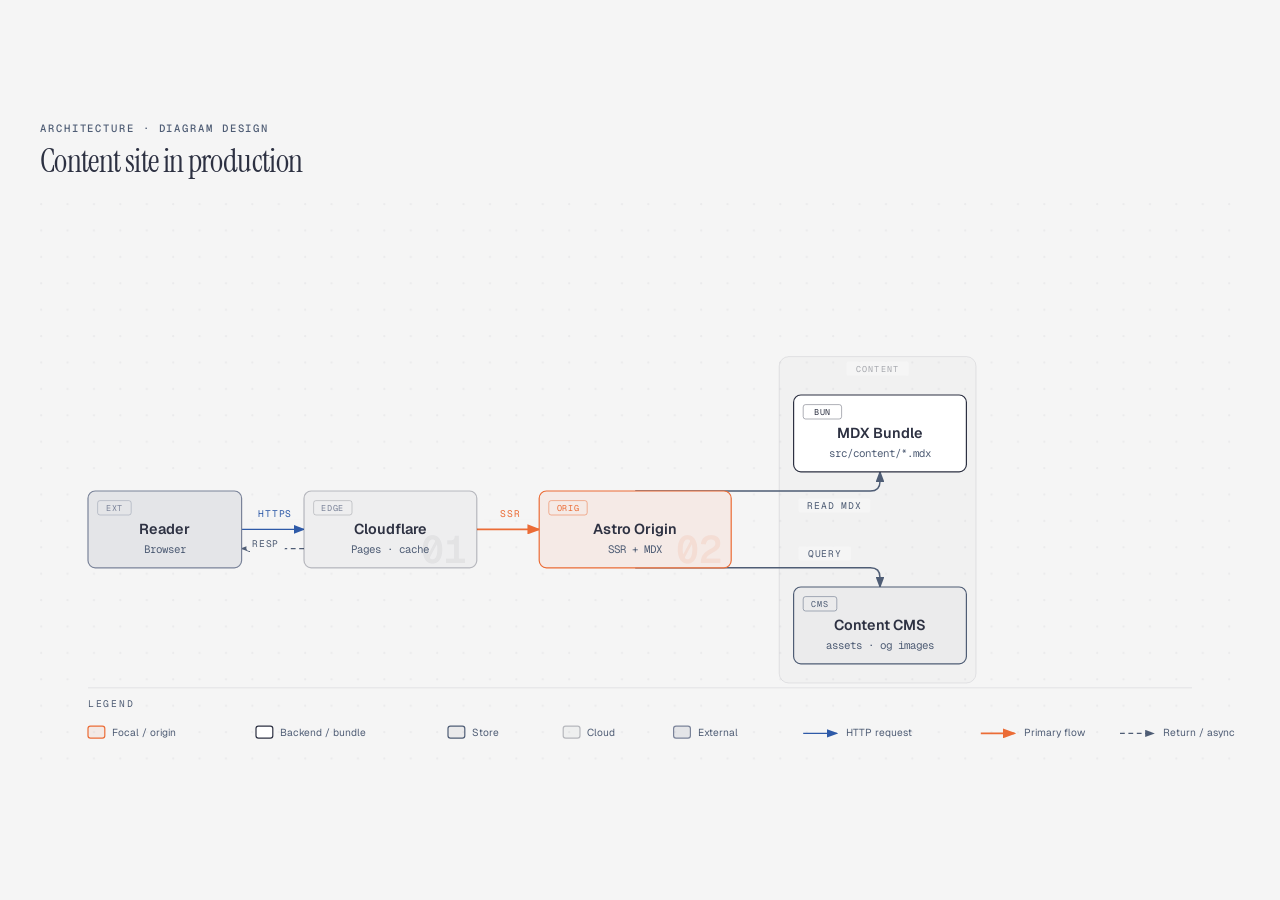
<file: .agents/skills/diagram-design/assets/example-architecture.html>
<!DOCTYPE html>
<html lang="en">
<head>
  <meta charset="UTF-8">
  <meta name="viewport" content="width=device-width, initial-scale=1.0">
  <title>Content site · Architecture</title>
  <link href="https://fonts.googleapis.com/css2?family=Instrument+Serif:ital@0;1&family=Geist:wght@400;500;600&family=Geist+Mono:wght@400;500;600&display=swap" rel="stylesheet">
  <style>
    *, *::before, *::after { box-sizing: border-box; margin: 0; padding: 0; }
    :root {
      --color-paper:   #f5f5f5;
      --color-ink:     #2d3142;
      --color-muted:   #4f5d75;
      --color-accent:  #eb6c36;
      --font-sans:     'Geist', system-ui, sans-serif;
      --font-serif:    'Instrument Serif', serif;
      --font-mono:     'Geist Mono', ui-monospace, monospace;
    }

    body {
      font-family: var(--font-sans);
      background: var(--color-paper);
      color: var(--color-ink);
      min-height: 100vh;
      display: flex;
      align-items: center;
      justify-content: center;
      padding: 3rem 2rem;
    }

    .frame { max-width: 1200px; width: 100%; }

    .eyebrow {
      font-family: var(--font-mono);
      font-size: 0.66rem;
      font-weight: 500;
      letter-spacing: 0.18em;
      text-transform: uppercase;
      color: var(--color-muted);
      margin-bottom: 0.5rem;
    }

    h1 {
      font-family: var(--font-serif);
      font-size: clamp(1.5rem, 2.4vw + 0.75rem, 2rem);
      font-weight: 400;
      letter-spacing: -0.02em;
      line-height: 1.15;
      color: var(--color-ink);
      margin-bottom: 1.5rem;
    }

    svg { width: 100%; min-width: 900px; display: block; }
  </style>
</head>
<body>
  <div class="frame">
    <p class="eyebrow">Architecture · Diagram Design</p>
    <h1>Content site in production</h1>

    <svg viewBox="0 0 1000 480" xmlns="http://www.w3.org/2000/svg" role="img" aria-labelledby="architecture-title architecture-desc">
      <title id="architecture-title">Content site in production</title>
      <desc id="architecture-desc">Architecture diagram showing reader requests moving through Cloudflare to an Astro origin, MDX bundle, and content CMS.</desc>
        <defs>
          <pattern id="dots" width="22" height="22" patternUnits="userSpaceOnUse">
            <circle cx="1" cy="1" r="0.9" fill="rgba(45,49,66,0.10)"/>
          </pattern>
          <marker id="arrow" markerWidth="8" markerHeight="6" refX="7" refY="3" orient="auto"><polygon points="0 0, 8 3, 0 6" fill="#4f5d75"/></marker>
          <marker id="arrow-accent" markerWidth="8" markerHeight="6" refX="7" refY="3" orient="auto"><polygon points="0 0, 8 3, 0 6" fill="#eb6c36"/></marker>
          <marker id="arrow-link" markerWidth="8" markerHeight="6" refX="7" refY="3" orient="auto"><polygon points="0 0, 8 3, 0 6" fill="#2e5aa8"/></marker>
        </defs>

        <rect width="100%" height="100%" fill="#f5f5f5"/>
        <rect width="100%" height="100%" fill="url(#dots)" opacity="0.55"/>

        <!-- Zone: Content services (drawn before arrows and nodes) -->
        <rect x="616" y="128" width="164" height="272" rx="8"
              fill="rgba(45,49,66,0.02)" stroke="rgba(45,49,66,0.10)" stroke-width="0.8"/>
        <rect x="672" y="132" width="52" height="12" rx="2" fill="#f5f5f5"/>
        <text x="698" y="141" fill="rgba(45,49,66,0.40)" font-size="7" font-family="'Geist Mono', monospace"
              text-anchor="middle" letter-spacing="0.14em">CONTENT</text>

        <!-- Arrows first (behind boxes) -->
        <line x1="168" y1="272" x2="220" y2="272" stroke="#2e5aa8" stroke-width="1.2" marker-end="url(#arrow-link)"/>
        <line x1="364" y1="272" x2="416" y2="272" stroke="#eb6c36" stroke-width="1.4" marker-end="url(#arrow-accent)"/>
        <!-- Exit Astro top→enter MDX bottom; exit Astro bottom→enter CMS top -->
        <path d="M 496,240 H 692 Q 700,240 700,232 V 224"
              fill="none" stroke="#4f5d75" stroke-width="1.2" marker-end="url(#arrow)"/>
        <path d="M 496,304 H 692 Q 700,304 700,312 V 320"
              fill="none" stroke="#4f5d75" stroke-width="1.2" marker-end="url(#arrow)"/>

        <!-- Dashed return: Cloudflare→Reader (cached HTML — same orthogonal rules as solid) -->
        <path d="M 220,288 H 168" fill="none" stroke="#4f5d75" stroke-width="1" stroke-dasharray="4,3" marker-end="url(#arrow)"/>

        <!-- Arrow labels -->
        <rect x="172" y="252" width="48" height="12" rx="2" fill="#f5f5f5"/>
        <text x="196" y="262" fill="#2e5aa8" font-size="8" font-family="'Geist Mono', monospace" text-anchor="middle" letter-spacing="0.08em">HTTPS</text>

        <rect x="172" y="278" width="32" height="12" rx="2" fill="#f5f5f5"/>
        <text x="188" y="287" fill="#4f5d75" font-size="8" font-family="'Geist Mono', monospace" text-anchor="middle" letter-spacing="0.08em">RESP</text>

        <rect x="368" y="252" width="48" height="12" rx="2" fill="#f5f5f5"/>
        <text x="392" y="262" fill="#eb6c36" font-size="8" font-family="'Geist Mono', monospace" text-anchor="middle" letter-spacing="0.08em">SSR</text>

        <rect x="632" y="246" width="60" height="12" rx="2" fill="#f5f5f5"/>
        <text x="662" y="255" fill="#4f5d75" font-size="8" font-family="'Geist Mono', monospace" text-anchor="middle" letter-spacing="0.08em">READ MDX</text>

        <rect x="632" y="286" width="44" height="12" rx="2" fill="#f5f5f5"/>
        <text x="654" y="295" fill="#4f5d75" font-size="8" font-family="'Geist Mono', monospace" text-anchor="middle" letter-spacing="0.08em">QUERY</text>

        <!-- Node: Reader -->
        <rect x="40" y="240" width="128" height="64" rx="6" fill="#f5f5f5"/>
        <rect x="40" y="240" width="128" height="64" rx="6" fill="rgba(79,93,117,0.10)" stroke="#7a8399" stroke-width="1"/>
        <rect x="48" y="248" width="28" height="12" rx="2" fill="transparent" stroke="rgba(122,131,153,0.40)" stroke-width="0.8"/>
        <text x="62" y="257" fill="#7a8399" font-size="7" font-family="'Geist Mono', monospace" text-anchor="middle" letter-spacing="0.08em">EXT</text>
        <text x="104" y="276" fill="#2d3142" font-size="12" font-weight="600" font-family="'Geist', sans-serif" text-anchor="middle">Reader</text>
        <text x="104" y="292" fill="#4f5d75" font-size="9" font-family="'Geist Mono', monospace" text-anchor="middle">Browser</text>

        <!-- Node: Cloudflare -->
        <rect x="220" y="240" width="144" height="64" rx="6" fill="#f5f5f5"/>
        <rect x="220" y="240" width="144" height="64" rx="6" fill="rgba(45,49,66,0.03)" stroke="rgba(45,49,66,0.30)" stroke-width="1"/>
        <rect x="228" y="248" width="32" height="12" rx="2" fill="transparent" stroke="rgba(45,49,66,0.22)" stroke-width="0.8"/>
        <text x="244" y="257" fill="#7a8399" font-size="7" font-family="'Geist Mono', monospace" text-anchor="middle" letter-spacing="0.08em">EDGE</text>
        <text x="356" y="300" fill="rgba(45,49,66,0.06)" font-size="32" font-weight="600" font-family="'Geist Mono', monospace" text-anchor="end">01</text>
        <text x="292" y="276" fill="#2d3142" font-size="12" font-weight="600" font-family="'Geist', sans-serif" text-anchor="middle">Cloudflare</text>
        <text x="292" y="292" fill="#4f5d75" font-size="9" font-family="'Geist Mono', monospace" text-anchor="middle">Pages · cache</text>

        <!-- Node: Astro (focal coral) -->
        <rect x="416" y="240" width="160" height="64" rx="6" fill="#f5f5f5"/>
        <rect x="416" y="240" width="160" height="64" rx="6" fill="rgba(235,108,54,0.08)" stroke="#eb6c36" stroke-width="1"/>
        <rect x="424" y="248" width="32" height="12" rx="2" fill="transparent" stroke="rgba(235,108,54,0.50)" stroke-width="0.8"/>
        <text x="440" y="257" fill="#eb6c36" font-size="7" font-family="'Geist Mono', monospace" text-anchor="middle" letter-spacing="0.08em">ORIG</text>
        <text x="568" y="300" fill="rgba(235,108,54,0.10)" font-size="32" font-weight="600" font-family="'Geist Mono', monospace" text-anchor="end">02</text>
        <text x="496" y="276" fill="#2d3142" font-size="12" font-weight="600" font-family="'Geist', sans-serif" text-anchor="middle">Astro Origin</text>
        <text x="496" y="292" fill="#4f5d75" font-size="9" font-family="'Geist Mono', monospace" text-anchor="middle">SSR + MDX</text>

        <!-- Node: MDX Bundle -->
        <rect x="628" y="160" width="144" height="64" rx="6" fill="#f5f5f5"/>
        <rect x="628" y="160" width="144" height="64" rx="6" fill="#ffffff" stroke="#2d3142" stroke-width="1"/>
        <rect x="636" y="168" width="32" height="12" rx="2" fill="transparent" stroke="rgba(45,49,66,0.40)" stroke-width="0.8"/>
        <text x="652" y="177" fill="#2d3142" font-size="7" font-family="'Geist Mono', monospace" text-anchor="middle" letter-spacing="0.08em">BUN</text>
        <text x="700" y="196" fill="#2d3142" font-size="12" font-weight="600" font-family="'Geist', sans-serif" text-anchor="middle">MDX Bundle</text>
        <text x="700" y="212" fill="#4f5d75" font-size="9" font-family="'Geist Mono', monospace" text-anchor="middle">src/content/*.mdx</text>

        <!-- Node: Content CMS -->
        <rect x="628" y="320" width="144" height="64" rx="6" fill="#f5f5f5"/>
        <rect x="628" y="320" width="144" height="64" rx="6" fill="rgba(45,49,66,0.05)" stroke="#4f5d75" stroke-width="1"/>
        <rect x="636" y="328" width="28" height="12" rx="2" fill="transparent" stroke="rgba(79,93,117,0.50)" stroke-width="0.8"/>
        <text x="650" y="337" fill="#4f5d75" font-size="7" font-family="'Geist Mono', monospace" text-anchor="middle" letter-spacing="0.08em">CMS</text>
        <text x="700" y="356" fill="#2d3142" font-size="12" font-weight="600" font-family="'Geist', sans-serif" text-anchor="middle">Content CMS</text>
        <text x="700" y="372" fill="#4f5d75" font-size="9" font-family="'Geist Mono', monospace" text-anchor="middle">assets · og images</text>

        <!-- Legend strip -->
        <line x1="40" y1="404" x2="960" y2="404" stroke="rgba(45,49,66,0.10)" stroke-width="0.8"/>
        <text x="40" y="420" fill="#4f5d75" font-size="8" font-family="'Geist Mono', monospace" letter-spacing="0.18em">LEGEND</text>

        <rect x="40" y="436" width="14" height="10" rx="2" fill="rgba(235,108,54,0.08)" stroke="#eb6c36" stroke-width="1"/>
        <text x="60" y="444" fill="#4f5d75" font-size="8.5" font-family="'Geist', sans-serif">Focal / origin</text>

        <rect x="180" y="436" width="14" height="10" rx="2" fill="#ffffff" stroke="#2d3142" stroke-width="1"/>
        <text x="200" y="444" fill="#4f5d75" font-size="8.5" font-family="'Geist', sans-serif">Backend / bundle</text>

        <rect x="340" y="436" width="14" height="10" rx="2" fill="rgba(45,49,66,0.05)" stroke="#4f5d75" stroke-width="1"/>
        <text x="360" y="444" fill="#4f5d75" font-size="8.5" font-family="'Geist', sans-serif">Store</text>

        <rect x="436" y="436" width="14" height="10" rx="2" fill="rgba(45,49,66,0.03)" stroke="rgba(45,49,66,0.30)" stroke-width="1"/>
        <text x="456" y="444" fill="#4f5d75" font-size="8.5" font-family="'Geist', sans-serif">Cloud</text>

        <rect x="528" y="436" width="14" height="10" rx="2" fill="rgba(79,93,117,0.10)" stroke="#7a8399" stroke-width="1"/>
        <text x="548" y="444" fill="#4f5d75" font-size="8.5" font-family="'Geist', sans-serif">External</text>

        <line x1="636" y1="442" x2="664" y2="442" stroke="#2e5aa8" stroke-width="1.2" marker-end="url(#arrow-link)"/>
        <text x="672" y="444" fill="#4f5d75" font-size="8.5" font-family="'Geist', sans-serif">HTTP request</text>

        <line x1="784" y1="442" x2="812" y2="442" stroke="#eb6c36" stroke-width="1.4" marker-end="url(#arrow-accent)"/>
        <text x="820" y="444" fill="#4f5d75" font-size="8.5" font-family="'Geist', sans-serif">Primary flow</text>

        <line x1="900" y1="442" x2="928" y2="442" stroke="#4f5d75" stroke-width="1" stroke-dasharray="4,3" marker-end="url(#arrow)"/>
        <text x="936" y="444" fill="#4f5d75" font-size="8.5" font-family="'Geist', sans-serif">Return / async</text>
      </svg>
  </div>
</body>
</html>
</file>
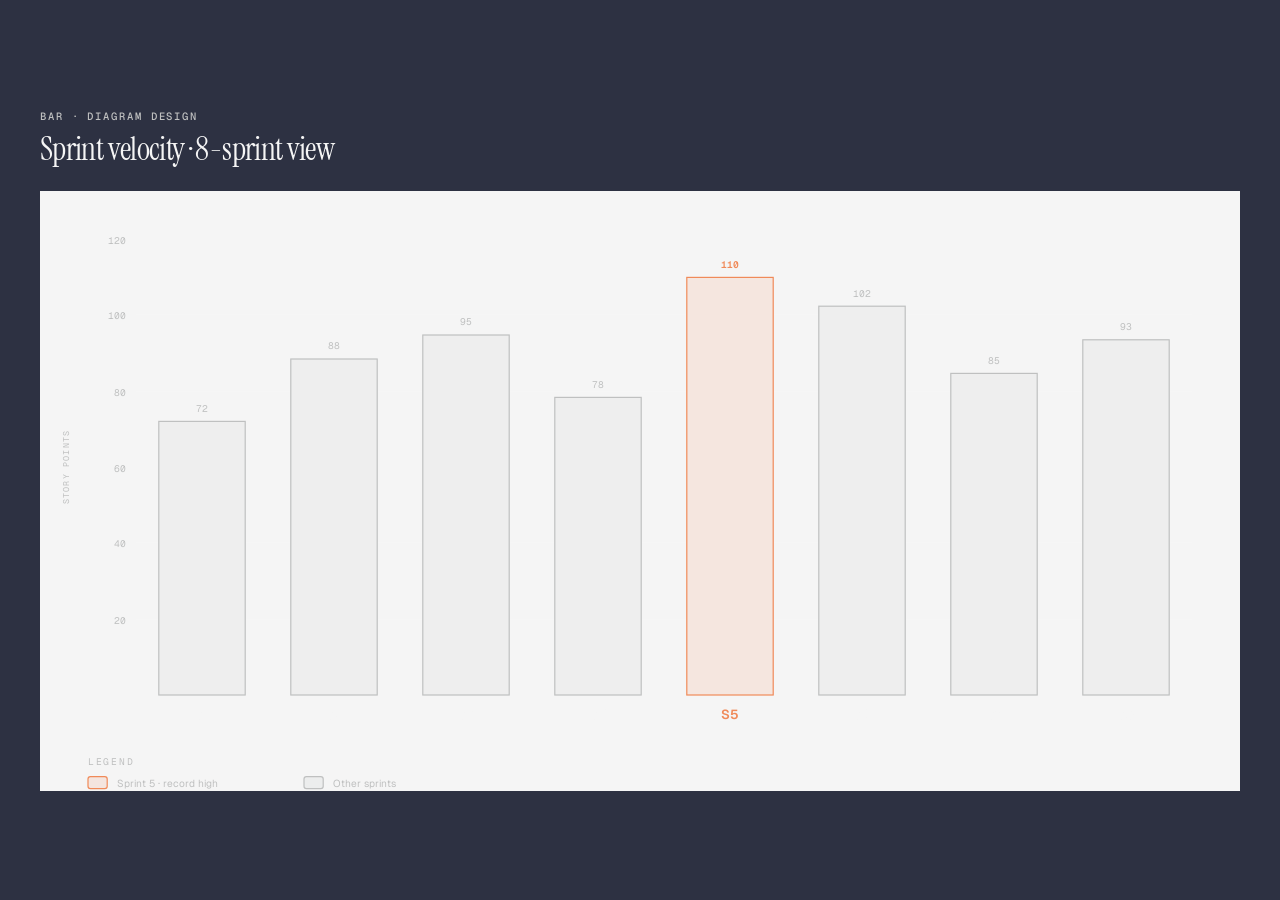
<file: .agents/skills/diagram-design/assets/example-bar-dark.html>
<!DOCTYPE html>
<html lang="en">
<head>
  <meta charset="UTF-8">
  <meta name="viewport" content="width=device-width, initial-scale=1.0">
  <title>Sprint velocity · Bar chart · dark</title>
  <link href="https://fonts.googleapis.com/css2?family=Instrument+Serif:ital@0;1&family=Geist:wght@400;500;600&family=Geist+Mono:wght@400;500;600&display=swap" rel="stylesheet">
  <style>
    *, *::before, *::after { box-sizing: border-box; margin: 0; padding: 0; }
    :root {
      --color-paper:  #2d3142;
      --color-ink:    #f5f5f5;
      --color-muted:  #bfc0c0;
      --color-accent: #f08a59;
      --font-sans:    'Geist', system-ui, sans-serif;
      --font-serif:   'Instrument Serif', serif;
      --font-mono:    'Geist Mono', ui-monospace, monospace;
    }
    body { font-family: var(--font-sans); background: var(--color-paper); color: var(--color-ink); min-height: 100vh; display: flex; align-items: center; justify-content: center; padding: 3rem 2rem; }
    .frame { max-width: 1200px; width: 100%; }
    .eyebrow { font-family: var(--font-mono); font-size: 0.66rem; font-weight: 500; letter-spacing: 0.18em; text-transform: uppercase; color: var(--color-muted); margin-bottom: 0.5rem; }
    h1 { font-family: var(--font-serif); font-size: clamp(1.5rem, 2.4vw + 0.75rem, 2rem); font-weight: 400; letter-spacing: -0.02em; line-height: 1.15; margin-bottom: 1.5rem; }
    svg { width: 100%; min-width: 760px; display: block; }
  </style>
</head>
<body>
  <div class="frame">
    <p class="eyebrow">Bar · Diagram Design</p>
    <h1>Sprint velocity · 8-sprint view</h1>

    <svg viewBox="0 0 1000 500" xmlns="http://www.w3.org/2000/svg" role="img" aria-labelledby="bar-dark-title bar-dark-desc">
      <title id="bar-dark-title">Sprint velocity · 8-sprint view</title>
      <desc id="bar-dark-desc">Bar chart showing story points delivered across sprints S1 through S8, with Sprint 5 as the record high.</desc>
      <defs>
        <pattern id="dots" width="22" height="22" patternUnits="userSpaceOnUse">
          <circle cx="1" cy="1" r="0.9" fill="rgba(245,245,245,0.10)"/>
        </pattern>
      </defs>

      <rect width="100%" height="100%" fill="#f5f5f5"/>
      <rect width="100%" height="100%" fill="url(#dots)" opacity="0.55"/>

      <!-- Y-axis rotated label -->
      <text transform="rotate(-90 24 230)" x="24" y="230" fill="#bfc0c0" font-size="7" font-family="'Geist Mono', monospace" letter-spacing="0.14em" text-anchor="middle">STORY POINTS</text>

      <!-- Horizontal gridlines (drawn before bars) -->
      <line x1="80" y1="357" x2="960" y2="357" stroke="rgba(245,245,245,0.08)" stroke-width="0.8"/>
      <line x1="80" y1="293" x2="960" y2="293" stroke="rgba(245,245,245,0.08)" stroke-width="0.8"/>
      <line x1="80" y1="230" x2="960" y2="230" stroke="rgba(245,245,245,0.08)" stroke-width="0.8"/>
      <line x1="80" y1="167" x2="960" y2="167" stroke="rgba(245,245,245,0.08)" stroke-width="0.8"/>
      <line x1="80" y1="103" x2="960" y2="103" stroke="rgba(245,245,245,0.08)" stroke-width="0.8"/>
      <line x1="80" y1="40"  x2="960" y2="40"  stroke="rgba(245,245,245,0.06)" stroke-width="0.8"/>

      <!-- Y-axis line and X-axis baseline -->
      <line x1="80" y1="40" x2="80" y2="420" stroke="rgba(245,245,245,0.20)" stroke-width="1"/>
      <line x1="80" y1="420" x2="960" y2="420" stroke="rgba(245,245,245,0.20)" stroke-width="1"/>

      <!-- Y-axis tick labels -->
      <text x="72" y="361" fill="#bfc0c0" font-size="8" font-family="'Geist Mono', monospace" text-anchor="end">20</text>
      <text x="72" y="297" fill="#bfc0c0" font-size="8" font-family="'Geist Mono', monospace" text-anchor="end">40</text>
      <text x="72" y="234" fill="#bfc0c0" font-size="8" font-family="'Geist Mono', monospace" text-anchor="end">60</text>
      <text x="72" y="171" fill="#bfc0c0" font-size="8" font-family="'Geist Mono', monospace" text-anchor="end">80</text>
      <text x="72" y="107" fill="#bfc0c0" font-size="8" font-family="'Geist Mono', monospace" text-anchor="end">100</text>
      <text x="72" y="44"  fill="#bfc0c0" font-size="8" font-family="'Geist Mono', monospace" text-anchor="end">120</text>

      <!-- ─── BARS (pitch=110, width=72, pad=19) ─── -->
      <!-- S1: v=72, h=228, y=192 -->
      <rect x="99" y="192" width="72" height="228" fill="#f5f5f5"/>
      <rect x="99" y="192" width="72" height="228" fill="rgba(191,192,192,0.15)" stroke="#bfc0c0" stroke-width="1"/>
      <text x="135" y="184" fill="#bfc0c0" font-size="8" font-family="'Geist Mono', monospace" text-anchor="middle">72</text>

      <!-- S2: v=88, h=280, y=140 -->
      <rect x="209" y="140" width="72" height="280" fill="#f5f5f5"/>
      <rect x="209" y="140" width="72" height="280" fill="rgba(191,192,192,0.15)" stroke="#bfc0c0" stroke-width="1"/>
      <text x="245" y="132" fill="#bfc0c0" font-size="8" font-family="'Geist Mono', monospace" text-anchor="middle">88</text>

      <!-- S3: v=95, h=300, y=120 -->
      <rect x="319" y="120" width="72" height="300" fill="#f5f5f5"/>
      <rect x="319" y="120" width="72" height="300" fill="rgba(191,192,192,0.15)" stroke="#bfc0c0" stroke-width="1"/>
      <text x="355" y="112" fill="#bfc0c0" font-size="8" font-family="'Geist Mono', monospace" text-anchor="middle">95</text>

      <!-- S4: v=78, h=248, y=172 -->
      <rect x="429" y="172" width="72" height="248" fill="#f5f5f5"/>
      <rect x="429" y="172" width="72" height="248" fill="rgba(191,192,192,0.15)" stroke="#bfc0c0" stroke-width="1"/>
      <text x="465" y="164" fill="#bfc0c0" font-size="8" font-family="'Geist Mono', monospace" text-anchor="middle">78</text>

      <!-- S5 FOCAL: v=110, h=348, y=72 -->
      <rect x="539" y="72" width="72" height="348" fill="#f5f5f5"/>
      <rect x="539" y="72" width="72" height="348" fill="rgba(240,138,89,0.14)" stroke="#f08a59" stroke-width="1"/>
      <text x="575" y="64" fill="#f08a59" font-size="8" font-family="'Geist Mono', monospace" text-anchor="middle" font-weight="600">110</text>

      <!-- S6: v=102, h=324, y=96 -->
      <rect x="649" y="96" width="72" height="324" fill="#f5f5f5"/>
      <rect x="649" y="96" width="72" height="324" fill="rgba(191,192,192,0.15)" stroke="#bfc0c0" stroke-width="1"/>
      <text x="685" y="88" fill="#bfc0c0" font-size="8" font-family="'Geist Mono', monospace" text-anchor="middle">102</text>

      <!-- S7: v=85, h=268, y=152 -->
      <rect x="759" y="152" width="72" height="268" fill="#f5f5f5"/>
      <rect x="759" y="152" width="72" height="268" fill="rgba(191,192,192,0.15)" stroke="#bfc0c0" stroke-width="1"/>
      <text x="795" y="144" fill="#bfc0c0" font-size="8" font-family="'Geist Mono', monospace" text-anchor="middle">85</text>

      <!-- S8: v=93, h=296, y=124 -->
      <rect x="869" y="124" width="72" height="296" fill="#f5f5f5"/>
      <rect x="869" y="124" width="72" height="296" fill="rgba(191,192,192,0.15)" stroke="#bfc0c0" stroke-width="1"/>
      <text x="905" y="116" fill="#bfc0c0" font-size="8" font-family="'Geist Mono', monospace" text-anchor="middle">93</text>

      <!-- X-axis category labels -->
      <text x="135" y="440" fill="#f5f5f5" font-size="11" font-weight="600" font-family="'Geist', sans-serif" text-anchor="middle">S1</text>
      <text x="245" y="440" fill="#f5f5f5" font-size="11" font-weight="600" font-family="'Geist', sans-serif" text-anchor="middle">S2</text>
      <text x="355" y="440" fill="#f5f5f5" font-size="11" font-weight="600" font-family="'Geist', sans-serif" text-anchor="middle">S3</text>
      <text x="465" y="440" fill="#f5f5f5" font-size="11" font-weight="600" font-family="'Geist', sans-serif" text-anchor="middle">S4</text>
      <text x="575" y="440" fill="#f08a59" font-size="11" font-weight="600" font-family="'Geist', sans-serif" text-anchor="middle">S5</text>
      <text x="685" y="440" fill="#f5f5f5" font-size="11" font-weight="600" font-family="'Geist', sans-serif" text-anchor="middle">S6</text>
      <text x="795" y="440" fill="#f5f5f5" font-size="11" font-weight="600" font-family="'Geist', sans-serif" text-anchor="middle">S7</text>
      <text x="905" y="440" fill="#f5f5f5" font-size="11" font-weight="600" font-family="'Geist', sans-serif" text-anchor="middle">S8</text>

      <!-- Legend -->
      <line x1="40" y1="462" x2="960" y2="462" stroke="rgba(245,245,245,0.10)" stroke-width="0.8"/>
      <text x="40" y="478" fill="#bfc0c0" font-size="8" font-family="'Geist Mono', monospace" letter-spacing="0.18em">LEGEND</text>

      <rect x="40" y="488" width="16" height="10" rx="2" fill="rgba(240,138,89,0.14)" stroke="#f08a59" stroke-width="1"/>
      <text x="64" y="497" fill="#bfc0c0" font-size="8.5" font-family="'Geist', sans-serif">Sprint 5 · record high</text>

      <rect x="220" y="488" width="16" height="10" rx="2" fill="rgba(191,192,192,0.15)" stroke="#bfc0c0" stroke-width="1"/>
      <text x="244" y="497" fill="#bfc0c0" font-size="8.5" font-family="'Geist', sans-serif">Other sprints</text>
    </svg>
  </div>
</body>
</html>
</file>
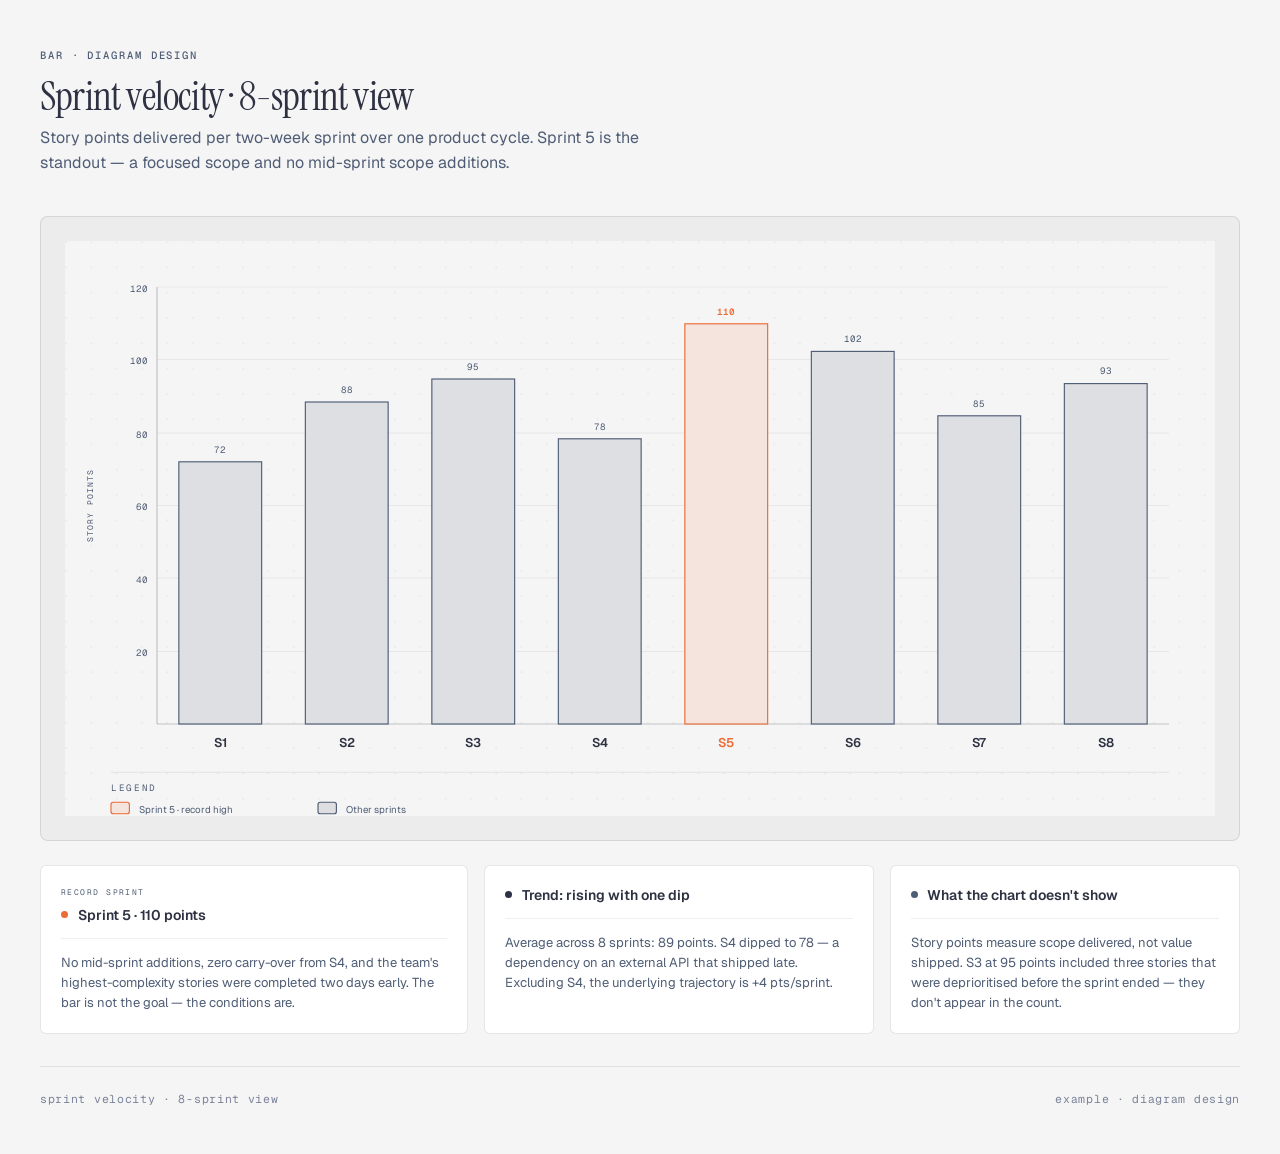
<file: .agents/skills/diagram-design/assets/example-bar-full.html>
<!DOCTYPE html>
<html lang="en">
<head>
  <meta charset="UTF-8">
  <meta name="viewport" content="width=device-width, initial-scale=1.0">
  <title>Sprint velocity · Bar chart</title>
  <link href="https://fonts.googleapis.com/css2?family=Instrument+Serif:ital@0;1&family=Geist:wght@400;500;600&family=Geist+Mono:wght@400;500;600&display=swap" rel="stylesheet">
  <style>
    *, *::before, *::after { box-sizing: border-box; margin: 0; padding: 0; }
    :root { --color-paper:#f5f5f5; --color-paper-2:#ececec; --color-ink:#2d3142; --color-muted:#4f5d75; --color-soft:#7a8399; --color-rule:rgba(45,49,66,0.12); --color-accent:#eb6c36; --font-sans:'Geist',system-ui,sans-serif; --font-serif:'Instrument Serif',serif; --font-mono:'Geist Mono',ui-monospace,monospace; }
    body { font-family: var(--font-sans); background: var(--color-paper); min-height: 100vh; padding: 3rem 2rem; color: var(--color-ink); }
    .container { max-width: 1200px; margin: 0 auto; }
    .header { margin-bottom: 2.5rem; }
    .header-eyebrow { font-family: var(--font-mono); font-size: 0.66rem; font-weight: 500; letter-spacing: 0.18em; text-transform: uppercase; color: var(--color-muted); margin-bottom: 0.75rem; }
    h1 { font-family: var(--font-serif); font-size: clamp(1.75rem, 3vw + 1rem, 2.5rem); font-weight: 400; letter-spacing: -0.02em; line-height: 1.1; margin-bottom: 0.5rem; }
    .subtitle { font-size: 1rem; line-height: 1.55; color: var(--color-muted); max-width: 58ch; }
    .diagram-container { background: var(--color-paper-2); border-radius: 8px; border: 1px solid var(--color-rule); padding: 1.5rem; overflow-x: auto; }
    svg { width: 100%; min-width: 760px; display: block; }
    .cards { display: grid; grid-template-columns: 1.1fr 1fr 0.9fr; gap: 1rem; margin-top: 1.5rem; }
    @media (max-width: 720px) { .cards { grid-template-columns: 1fr; } }
    .card { background: #fff; border-radius: 6px; border: 1px solid var(--color-rule); padding: 1.25rem; }
    .card .eyebrow { font-family: var(--font-mono); font-size: 0.5rem; letter-spacing: 0.18em; text-transform: uppercase; color: var(--color-muted); margin-bottom: 0.5rem; }
    .card-header { display: flex; align-items: center; gap: 0.6rem; margin-bottom: 0.875rem; padding-bottom: 0.875rem; border-bottom: 1px solid rgba(45,49,66,0.08); }
    .card-dot { width: 7px; height: 7px; border-radius: 50%; }
    .card-dot.coral { background: var(--color-accent); } .card-dot.ink { background: var(--color-ink); } .card-dot.muted { background: var(--color-muted); }
    .card h3 { font-size: 0.875rem; font-weight: 600; }
    .card p { color: var(--color-muted); font-size: 0.8125rem; line-height: 1.55; }
    .footer { margin-top: 2rem; padding-top: 1.5rem; border-top: 1px solid rgba(45,49,66,0.10); font-family: var(--font-mono); font-size: 0.72rem; letter-spacing: 0.06em; color: var(--color-soft); display: flex; justify-content: space-between; flex-wrap: wrap; gap: 0.5rem; }
  </style>
</head>
<body>
  <div class="container">
    <div class="header">
      <p class="header-eyebrow">Bar · Diagram Design</p>
      <h1>Sprint velocity · 8-sprint view</h1>
      <p class="subtitle">Story points delivered per two-week sprint over one product cycle. Sprint 5 is the standout — a focused scope and no mid-sprint scope additions.</p>
    </div>
    <div class="diagram-container">
      <svg viewBox="0 0 1000 500" xmlns="http://www.w3.org/2000/svg" role="img" aria-labelledby="bar-full-title bar-full-desc">
        <title id="bar-full-title">Sprint velocity · 8-sprint view</title>
        <desc id="bar-full-desc">Bar chart showing story points delivered across sprints S1 through S8, with Sprint 5 as the record high.</desc>
        <defs><pattern id="dots" width="22" height="22" patternUnits="userSpaceOnUse"><circle cx="1" cy="1" r="0.9" fill="rgba(45,49,66,0.10)"/></pattern></defs>
        <rect width="100%" height="100%" fill="#f5f5f5"/>
        <rect width="100%" height="100%" fill="url(#dots)" opacity="0.55"/>
        <text transform="rotate(-90 24 230)" x="24" y="230" fill="#4f5d75" font-size="7" font-family="'Geist Mono', monospace" letter-spacing="0.14em" text-anchor="middle">STORY POINTS</text>
        <line x1="80" y1="357" x2="960" y2="357" stroke="rgba(45,49,66,0.08)" stroke-width="0.8"/>
        <line x1="80" y1="293" x2="960" y2="293" stroke="rgba(45,49,66,0.08)" stroke-width="0.8"/>
        <line x1="80" y1="230" x2="960" y2="230" stroke="rgba(45,49,66,0.08)" stroke-width="0.8"/>
        <line x1="80" y1="167" x2="960" y2="167" stroke="rgba(45,49,66,0.08)" stroke-width="0.8"/>
        <line x1="80" y1="103" x2="960" y2="103" stroke="rgba(45,49,66,0.08)" stroke-width="0.8"/>
        <line x1="80" y1="40"  x2="960" y2="40"  stroke="rgba(45,49,66,0.06)" stroke-width="0.8"/>
        <line x1="80" y1="40" x2="80" y2="420" stroke="rgba(45,49,66,0.25)" stroke-width="1"/>
        <line x1="80" y1="420" x2="960" y2="420" stroke="rgba(45,49,66,0.25)" stroke-width="1"/>
        <text x="72" y="361" fill="#4f5d75" font-size="8" font-family="'Geist Mono', monospace" text-anchor="end">20</text>
        <text x="72" y="297" fill="#4f5d75" font-size="8" font-family="'Geist Mono', monospace" text-anchor="end">40</text>
        <text x="72" y="234" fill="#4f5d75" font-size="8" font-family="'Geist Mono', monospace" text-anchor="end">60</text>
        <text x="72" y="171" fill="#4f5d75" font-size="8" font-family="'Geist Mono', monospace" text-anchor="end">80</text>
        <text x="72" y="107" fill="#4f5d75" font-size="8" font-family="'Geist Mono', monospace" text-anchor="end">100</text>
        <text x="72" y="44"  fill="#4f5d75" font-size="8" font-family="'Geist Mono', monospace" text-anchor="end">120</text>
        <rect x="99"  y="192" width="72" height="228" fill="#f5f5f5"/><rect x="99"  y="192" width="72" height="228" fill="rgba(79,93,117,0.15)" stroke="#4f5d75" stroke-width="1"/><text x="135" y="184" fill="#4f5d75" font-size="8" font-family="'Geist Mono', monospace" text-anchor="middle">72</text>
        <rect x="209" y="140" width="72" height="280" fill="#f5f5f5"/><rect x="209" y="140" width="72" height="280" fill="rgba(79,93,117,0.15)" stroke="#4f5d75" stroke-width="1"/><text x="245" y="132" fill="#4f5d75" font-size="8" font-family="'Geist Mono', monospace" text-anchor="middle">88</text>
        <rect x="319" y="120" width="72" height="300" fill="#f5f5f5"/><rect x="319" y="120" width="72" height="300" fill="rgba(79,93,117,0.15)" stroke="#4f5d75" stroke-width="1"/><text x="355" y="112" fill="#4f5d75" font-size="8" font-family="'Geist Mono', monospace" text-anchor="middle">95</text>
        <rect x="429" y="172" width="72" height="248" fill="#f5f5f5"/><rect x="429" y="172" width="72" height="248" fill="rgba(79,93,117,0.15)" stroke="#4f5d75" stroke-width="1"/><text x="465" y="164" fill="#4f5d75" font-size="8" font-family="'Geist Mono', monospace" text-anchor="middle">78</text>
        <rect x="539" y="72" width="72" height="348" fill="#f5f5f5"/><rect x="539" y="72" width="72" height="348" fill="rgba(235,108,54,0.12)" stroke="#eb6c36" stroke-width="1"/><text x="575" y="64" fill="#eb6c36" font-size="8" font-family="'Geist Mono', monospace" text-anchor="middle" font-weight="600">110</text>
        <rect x="649" y="96"  width="72" height="324" fill="#f5f5f5"/><rect x="649" y="96"  width="72" height="324" fill="rgba(79,93,117,0.15)" stroke="#4f5d75" stroke-width="1"/><text x="685" y="88"  fill="#4f5d75" font-size="8" font-family="'Geist Mono', monospace" text-anchor="middle">102</text>
        <rect x="759" y="152" width="72" height="268" fill="#f5f5f5"/><rect x="759" y="152" width="72" height="268" fill="rgba(79,93,117,0.15)" stroke="#4f5d75" stroke-width="1"/><text x="795" y="144" fill="#4f5d75" font-size="8" font-family="'Geist Mono', monospace" text-anchor="middle">85</text>
        <rect x="869" y="124" width="72" height="296" fill="#f5f5f5"/><rect x="869" y="124" width="72" height="296" fill="rgba(79,93,117,0.15)" stroke="#4f5d75" stroke-width="1"/><text x="905" y="116" fill="#4f5d75" font-size="8" font-family="'Geist Mono', monospace" text-anchor="middle">93</text>
        <text x="135" y="440" fill="#2d3142" font-size="11" font-weight="600" font-family="'Geist', sans-serif" text-anchor="middle">S1</text>
        <text x="245" y="440" fill="#2d3142" font-size="11" font-weight="600" font-family="'Geist', sans-serif" text-anchor="middle">S2</text>
        <text x="355" y="440" fill="#2d3142" font-size="11" font-weight="600" font-family="'Geist', sans-serif" text-anchor="middle">S3</text>
        <text x="465" y="440" fill="#2d3142" font-size="11" font-weight="600" font-family="'Geist', sans-serif" text-anchor="middle">S4</text>
        <text x="575" y="440" fill="#eb6c36" font-size="11" font-weight="600" font-family="'Geist', sans-serif" text-anchor="middle">S5</text>
        <text x="685" y="440" fill="#2d3142" font-size="11" font-weight="600" font-family="'Geist', sans-serif" text-anchor="middle">S6</text>
        <text x="795" y="440" fill="#2d3142" font-size="11" font-weight="600" font-family="'Geist', sans-serif" text-anchor="middle">S7</text>
        <text x="905" y="440" fill="#2d3142" font-size="11" font-weight="600" font-family="'Geist', sans-serif" text-anchor="middle">S8</text>
        <line x1="40" y1="462" x2="960" y2="462" stroke="rgba(45,49,66,0.10)" stroke-width="0.8"/>
        <text x="40" y="478" fill="#4f5d75" font-size="8" font-family="'Geist Mono', monospace" letter-spacing="0.18em">LEGEND</text>
        <rect x="40" y="488" width="16" height="10" rx="2" fill="rgba(235,108,54,0.12)" stroke="#eb6c36" stroke-width="1"/>
        <text x="64" y="497" fill="#4f5d75" font-size="8.5" font-family="'Geist', sans-serif">Sprint 5 · record high</text>
        <rect x="220" y="488" width="16" height="10" rx="2" fill="rgba(79,93,117,0.15)" stroke="#4f5d75" stroke-width="1"/>
        <text x="244" y="497" fill="#4f5d75" font-size="8.5" font-family="'Geist', sans-serif">Other sprints</text>
      </svg>
    </div>
    <div class="cards">
      <div class="card">
        <p class="eyebrow">RECORD SPRINT</p>
        <div class="card-header"><span class="card-dot coral"></span><h3>Sprint 5 · 110 points</h3></div>
        <p>No mid-sprint additions, zero carry-over from S4, and the team's highest-complexity stories were completed two days early. The bar is not the goal — the conditions are.</p>
      </div>
      <div class="card">
        <div class="card-header"><span class="card-dot ink"></span><h3>Trend: rising with one dip</h3></div>
        <p>Average across 8 sprints: 89 points. S4 dipped to 78 — a dependency on an external API that shipped late. Excluding S4, the underlying trajectory is +4 pts/sprint.</p>
      </div>
      <div class="card">
        <div class="card-header"><span class="card-dot muted"></span><h3>What the chart doesn't show</h3></div>
        <p>Story points measure scope delivered, not value shipped. S3 at 95 points included three stories that were deprioritised before the sprint ended — they don't appear in the count.</p>
      </div>
    </div>
    <div class="footer">
      <span>sprint velocity · 8-sprint view</span>
      <span>example · diagram design</span>
    </div>
  </div>
</body>
</html>
</file>
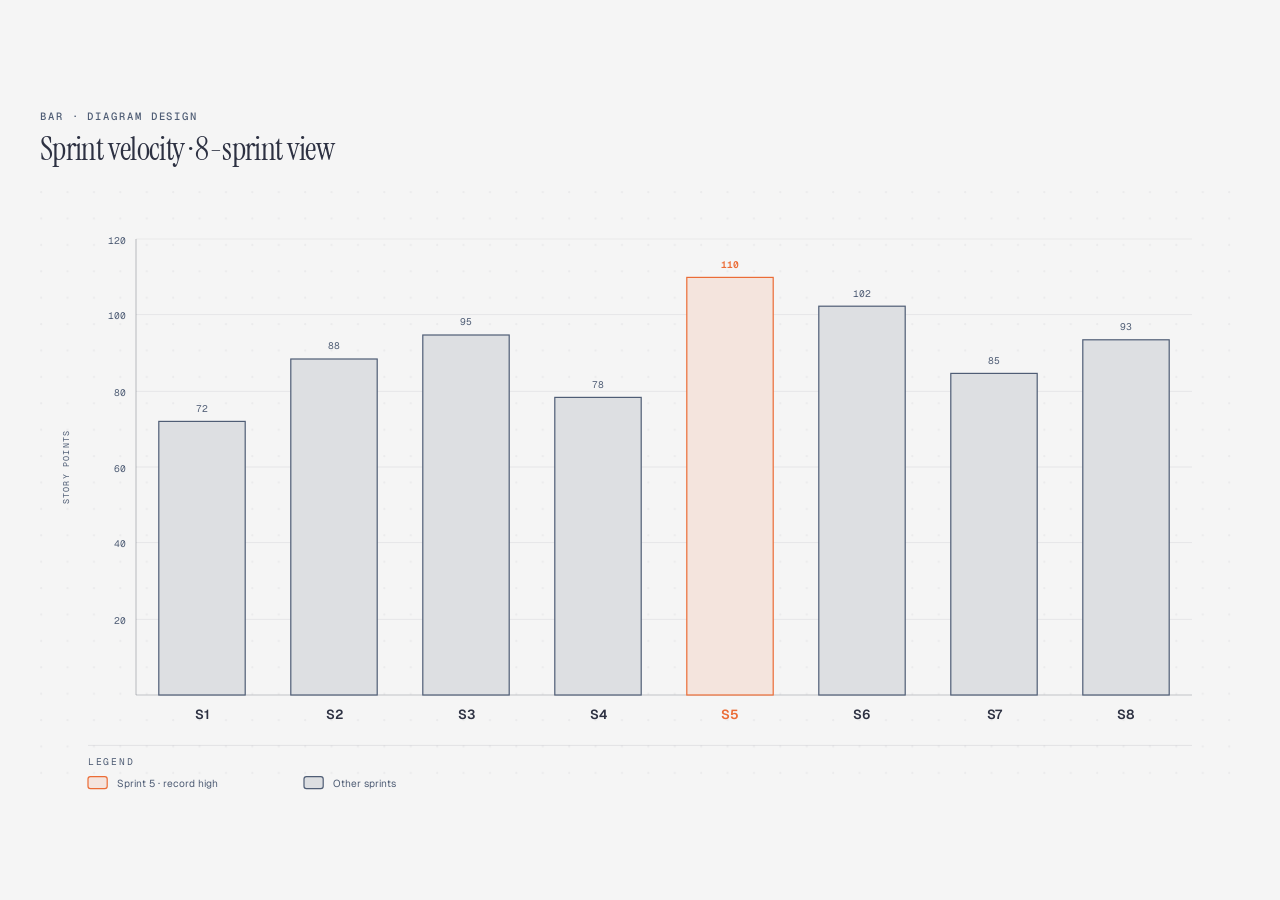
<file: .agents/skills/diagram-design/assets/example-bar.html>
<!DOCTYPE html>
<html lang="en">
<head>
  <meta charset="UTF-8">
  <meta name="viewport" content="width=device-width, initial-scale=1.0">
  <title>Sprint velocity · Bar chart</title>
  <link href="https://fonts.googleapis.com/css2?family=Instrument+Serif:ital@0;1&family=Geist:wght@400;500;600&family=Geist+Mono:wght@400;500;600&display=swap" rel="stylesheet">
  <style>
    *, *::before, *::after { box-sizing: border-box; margin: 0; padding: 0; }
    :root {
      --color-paper:  #f5f5f5;
      --color-ink:    #2d3142;
      --color-muted:  #4f5d75;
      --color-accent: #eb6c36;
      --font-sans:    'Geist', system-ui, sans-serif;
      --font-serif:   'Instrument Serif', serif;
      --font-mono:    'Geist Mono', ui-monospace, monospace;
    }
    body { font-family: var(--font-sans); background: var(--color-paper); color: var(--color-ink); min-height: 100vh; display: flex; align-items: center; justify-content: center; padding: 3rem 2rem; }
    .frame { max-width: 1200px; width: 100%; }
    .eyebrow { font-family: var(--font-mono); font-size: 0.66rem; font-weight: 500; letter-spacing: 0.18em; text-transform: uppercase; color: var(--color-muted); margin-bottom: 0.5rem; }
    h1 { font-family: var(--font-serif); font-size: clamp(1.5rem, 2.4vw + 0.75rem, 2rem); font-weight: 400; letter-spacing: -0.02em; line-height: 1.15; margin-bottom: 1.5rem; }
    svg { width: 100%; min-width: 760px; display: block; }
  </style>
</head>
<body>
  <div class="frame">
    <p class="eyebrow">Bar · Diagram Design</p>
    <h1>Sprint velocity · 8-sprint view</h1>

    <svg viewBox="0 0 1000 500" xmlns="http://www.w3.org/2000/svg" role="img" aria-labelledby="bar-title bar-desc">
      <title id="bar-title">Sprint velocity · 8-sprint view</title>
      <desc id="bar-desc">Bar chart showing story points delivered across sprints S1 through S8, with Sprint 5 as the record high.</desc>
      <defs>
        <pattern id="dots" width="22" height="22" patternUnits="userSpaceOnUse">
          <circle cx="1" cy="1" r="0.9" fill="rgba(45,49,66,0.10)"/>
        </pattern>
      </defs>

      <rect width="100%" height="100%" fill="#f5f5f5"/>
      <rect width="100%" height="100%" fill="url(#dots)" opacity="0.55"/>

      <!-- Y-axis rotated label -->
      <text transform="rotate(-90 24 230)" x="24" y="230" fill="#4f5d75" font-size="7" font-family="'Geist Mono', monospace" letter-spacing="0.14em" text-anchor="middle">STORY POINTS</text>

      <!-- Horizontal gridlines (drawn before bars) -->
      <line x1="80" y1="357" x2="960" y2="357" stroke="rgba(45,49,66,0.08)" stroke-width="0.8"/>
      <line x1="80" y1="293" x2="960" y2="293" stroke="rgba(45,49,66,0.08)" stroke-width="0.8"/>
      <line x1="80" y1="230" x2="960" y2="230" stroke="rgba(45,49,66,0.08)" stroke-width="0.8"/>
      <line x1="80" y1="167" x2="960" y2="167" stroke="rgba(45,49,66,0.08)" stroke-width="0.8"/>
      <line x1="80" y1="103" x2="960" y2="103" stroke="rgba(45,49,66,0.08)" stroke-width="0.8"/>
      <line x1="80" y1="40"  x2="960" y2="40"  stroke="rgba(45,49,66,0.06)" stroke-width="0.8"/>

      <!-- Y-axis line and X-axis baseline -->
      <line x1="80" y1="40" x2="80" y2="420" stroke="rgba(45,49,66,0.25)" stroke-width="1"/>
      <line x1="80" y1="420" x2="960" y2="420" stroke="rgba(45,49,66,0.25)" stroke-width="1"/>

      <!-- Y-axis tick labels -->
      <text x="72" y="361" fill="#4f5d75" font-size="8" font-family="'Geist Mono', monospace" text-anchor="end">20</text>
      <text x="72" y="297" fill="#4f5d75" font-size="8" font-family="'Geist Mono', monospace" text-anchor="end">40</text>
      <text x="72" y="234" fill="#4f5d75" font-size="8" font-family="'Geist Mono', monospace" text-anchor="end">60</text>
      <text x="72" y="171" fill="#4f5d75" font-size="8" font-family="'Geist Mono', monospace" text-anchor="end">80</text>
      <text x="72" y="107" fill="#4f5d75" font-size="8" font-family="'Geist Mono', monospace" text-anchor="end">100</text>
      <text x="72" y="44"  fill="#4f5d75" font-size="8" font-family="'Geist Mono', monospace" text-anchor="end">120</text>

      <!-- ─── BARS (pitch=110, width=72, pad=19) ─── -->
      <!-- S1: v=72, h=228, y=192 -->
      <rect x="99" y="192" width="72" height="228" fill="#f5f5f5"/>
      <rect x="99" y="192" width="72" height="228" fill="rgba(79,93,117,0.15)" stroke="#4f5d75" stroke-width="1"/>
      <text x="135" y="184" fill="#4f5d75" font-size="8" font-family="'Geist Mono', monospace" text-anchor="middle">72</text>

      <!-- S2: v=88, h=280, y=140 -->
      <rect x="209" y="140" width="72" height="280" fill="#f5f5f5"/>
      <rect x="209" y="140" width="72" height="280" fill="rgba(79,93,117,0.15)" stroke="#4f5d75" stroke-width="1"/>
      <text x="245" y="132" fill="#4f5d75" font-size="8" font-family="'Geist Mono', monospace" text-anchor="middle">88</text>

      <!-- S3: v=95, h=300, y=120 -->
      <rect x="319" y="120" width="72" height="300" fill="#f5f5f5"/>
      <rect x="319" y="120" width="72" height="300" fill="rgba(79,93,117,0.15)" stroke="#4f5d75" stroke-width="1"/>
      <text x="355" y="112" fill="#4f5d75" font-size="8" font-family="'Geist Mono', monospace" text-anchor="middle">95</text>

      <!-- S4: v=78, h=248, y=172 -->
      <rect x="429" y="172" width="72" height="248" fill="#f5f5f5"/>
      <rect x="429" y="172" width="72" height="248" fill="rgba(79,93,117,0.15)" stroke="#4f5d75" stroke-width="1"/>
      <text x="465" y="164" fill="#4f5d75" font-size="8" font-family="'Geist Mono', monospace" text-anchor="middle">78</text>

      <!-- S5 FOCAL: v=110, h=348, y=72 -->
      <rect x="539" y="72" width="72" height="348" fill="#f5f5f5"/>
      <rect x="539" y="72" width="72" height="348" fill="rgba(235,108,54,0.12)" stroke="#eb6c36" stroke-width="1"/>
      <text x="575" y="64" fill="#eb6c36" font-size="8" font-family="'Geist Mono', monospace" text-anchor="middle" font-weight="600">110</text>

      <!-- S6: v=102, h=324, y=96 -->
      <rect x="649" y="96" width="72" height="324" fill="#f5f5f5"/>
      <rect x="649" y="96" width="72" height="324" fill="rgba(79,93,117,0.15)" stroke="#4f5d75" stroke-width="1"/>
      <text x="685" y="88" fill="#4f5d75" font-size="8" font-family="'Geist Mono', monospace" text-anchor="middle">102</text>

      <!-- S7: v=85, h=268, y=152 -->
      <rect x="759" y="152" width="72" height="268" fill="#f5f5f5"/>
      <rect x="759" y="152" width="72" height="268" fill="rgba(79,93,117,0.15)" stroke="#4f5d75" stroke-width="1"/>
      <text x="795" y="144" fill="#4f5d75" font-size="8" font-family="'Geist Mono', monospace" text-anchor="middle">85</text>

      <!-- S8: v=93, h=296, y=124 -->
      <rect x="869" y="124" width="72" height="296" fill="#f5f5f5"/>
      <rect x="869" y="124" width="72" height="296" fill="rgba(79,93,117,0.15)" stroke="#4f5d75" stroke-width="1"/>
      <text x="905" y="116" fill="#4f5d75" font-size="8" font-family="'Geist Mono', monospace" text-anchor="middle">93</text>

      <!-- X-axis category labels -->
      <text x="135" y="440" fill="#2d3142" font-size="11" font-weight="600" font-family="'Geist', sans-serif" text-anchor="middle">S1</text>
      <text x="245" y="440" fill="#2d3142" font-size="11" font-weight="600" font-family="'Geist', sans-serif" text-anchor="middle">S2</text>
      <text x="355" y="440" fill="#2d3142" font-size="11" font-weight="600" font-family="'Geist', sans-serif" text-anchor="middle">S3</text>
      <text x="465" y="440" fill="#2d3142" font-size="11" font-weight="600" font-family="'Geist', sans-serif" text-anchor="middle">S4</text>
      <text x="575" y="440" fill="#eb6c36" font-size="11" font-weight="600" font-family="'Geist', sans-serif" text-anchor="middle">S5</text>
      <text x="685" y="440" fill="#2d3142" font-size="11" font-weight="600" font-family="'Geist', sans-serif" text-anchor="middle">S6</text>
      <text x="795" y="440" fill="#2d3142" font-size="11" font-weight="600" font-family="'Geist', sans-serif" text-anchor="middle">S7</text>
      <text x="905" y="440" fill="#2d3142" font-size="11" font-weight="600" font-family="'Geist', sans-serif" text-anchor="middle">S8</text>

      <!-- Legend -->
      <line x1="40" y1="462" x2="960" y2="462" stroke="rgba(45,49,66,0.10)" stroke-width="0.8"/>
      <text x="40" y="478" fill="#4f5d75" font-size="8" font-family="'Geist Mono', monospace" letter-spacing="0.18em">LEGEND</text>

      <rect x="40" y="488" width="16" height="10" rx="2" fill="rgba(235,108,54,0.12)" stroke="#eb6c36" stroke-width="1"/>
      <text x="64" y="497" fill="#4f5d75" font-size="8.5" font-family="'Geist', sans-serif">Sprint 5 · record high</text>

      <rect x="220" y="488" width="16" height="10" rx="2" fill="rgba(79,93,117,0.15)" stroke="#4f5d75" stroke-width="1"/>
      <text x="244" y="497" fill="#4f5d75" font-size="8.5" font-family="'Geist', sans-serif">Other sprints</text>
    </svg>
  </div>
</body>
</html>
</file>
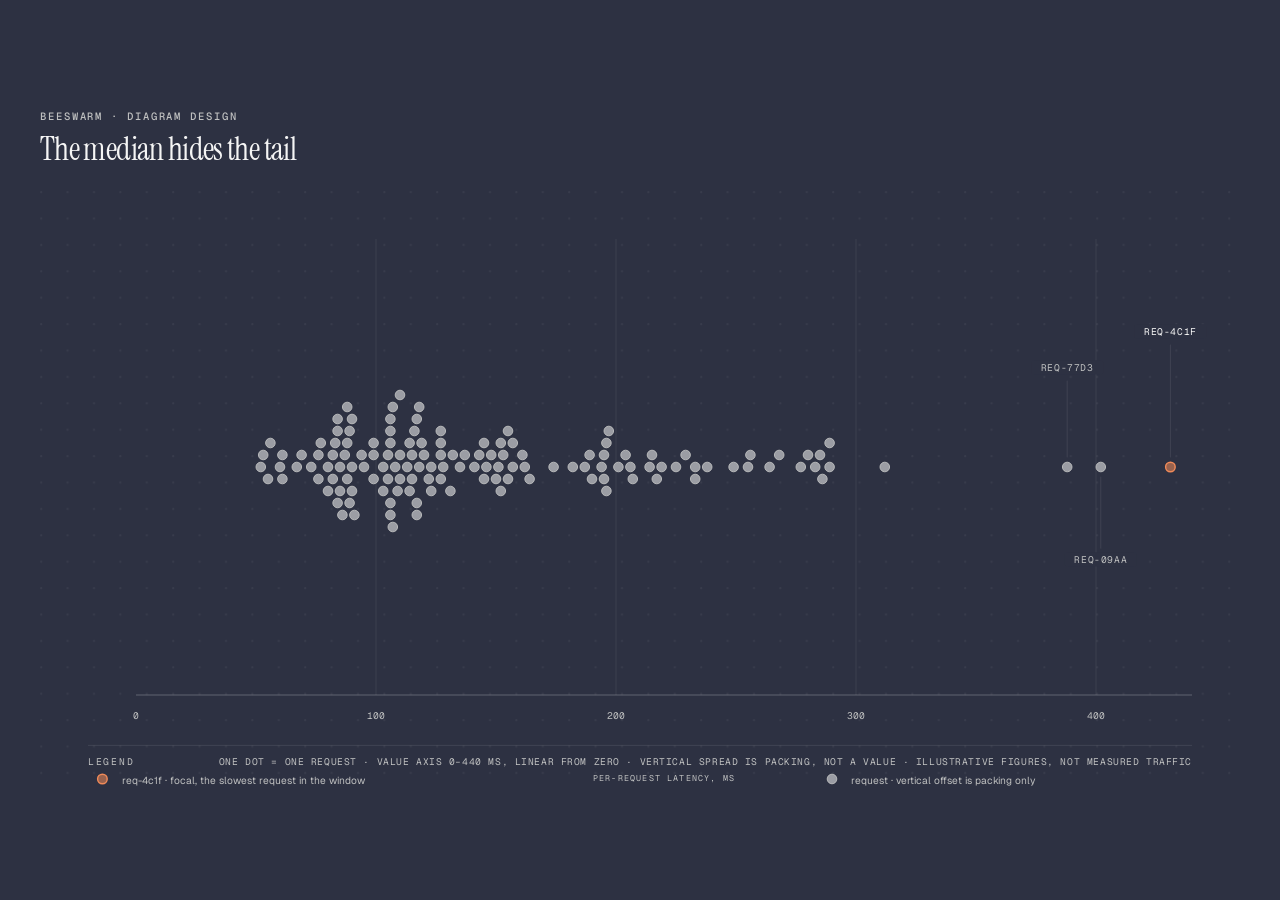
<file: .agents/skills/diagram-design/assets/example-beeswarm-dark.html>
<!DOCTYPE html>
<html lang="en">
<head>
  <meta charset="UTF-8">
  <meta name="viewport" content="width=device-width, initial-scale=1.0">
  <title>Per-request latency, one dot per request · Beeswarm · dark</title>
  <link href="https://fonts.googleapis.com/css2?family=Instrument+Serif:ital@0;1&family=Geist:wght@400;500;600&family=Geist+Mono:wght@400;500;600&display=swap" rel="stylesheet">
  <style>
    *, *::before, *::after { box-sizing: border-box; margin: 0; padding: 0; }
    :root {
      --color-paper:  #2d3142;
      --color-ink:    #f5f5f5;
      --color-muted:  #bfc0c0;
      --color-accent: #f08a59;
      --font-sans:    'Geist', system-ui, sans-serif;
      --font-serif:   'Instrument Serif', serif;
      --font-mono:    'Geist Mono', ui-monospace, monospace;
    }
    body { font-family: var(--font-sans); background: var(--color-paper); color: var(--color-ink); min-height: 100vh; display: flex; align-items: center; justify-content: center; padding: 3rem 2rem; }
    .frame { max-width: 1200px; width: 100%; }
    .eyebrow { font-family: var(--font-mono); font-size: 0.66rem; font-weight: 500; letter-spacing: 0.18em; text-transform: uppercase; color: var(--color-muted); margin-bottom: 0.5rem; }
    h1 { font-family: var(--font-serif); font-size: clamp(1.5rem, 2.4vw + 0.75rem, 2rem); font-weight: 400; letter-spacing: -0.02em; line-height: 1.15; margin-bottom: 1.5rem; }
    svg { width: 100%; min-width: 760px; display: block; }
  </style>
</head>
<body>
  <div class="frame">
    <p class="eyebrow">Beeswarm · Diagram Design</p>
    <h1>The median hides the tail</h1>

    <!-- Value axis: 0-440ms over 880px, x = 80 + 2*ms, linear from zero.
         The vertical (swarm) axis carries NO meaning: each dot's y offset is
         greedy packing at pitch 10 (2r+2) around the y=230 midline, first
         free slot alternating above/below, and overlap is never resolved by
         moving a dot along the value axis. scripts/verify-beeswarm.py derives
         the value scale from the dots themselves and flags any dot that
         disagrees with its peers, any overlapping pair, and any second dot
         radius or non-focal fill. -->
    <svg viewBox="0 0 1000 500" xmlns="http://www.w3.org/2000/svg" role="img" aria-labelledby="beeswarm-dark-title beeswarm-dark-desc">
      <title id="beeswarm-dark-title">The median hides the tail</title>
      <desc id="beeswarm-dark-desc">Beeswarm of 138 per-request latency samples for one checkout endpoint on a shared linear value axis from zero; vertical spread is packing only and carries no value, and three requests past 380 ms form the p99 tail.</desc>
      <defs>
        <pattern id="dots" width="22" height="22" patternUnits="userSpaceOnUse">
          <circle cx="1" cy="1" r="0.9" fill="rgba(245,245,245,0.10)"/>
        </pattern>
      </defs>

      <rect width="100%" height="100%" fill="#2d3142"/>
      <rect width="100%" height="100%" fill="url(#dots)" opacity="0.55"/>

      <!-- Axis caption -->
      <text x="520" y="492" fill="#bfc0c0" font-size="7" font-family="'Geist Mono', monospace" letter-spacing="0.14em" text-anchor="middle">PER-REQUEST LATENCY, MS</text>

      <!-- Vertical gridlines only: the swarm axis has no scale to grid.
           A horizontal rule through the band would invite reading the
           packing offsets as values, which they are not. -->
      <line x1="280" y1="40" x2="280" y2="420" stroke="rgba(245,245,245,0.08)" stroke-width="0.8"/>
      <line x1="480" y1="40" x2="480" y2="420" stroke="rgba(245,245,245,0.08)" stroke-width="0.8"/>
      <line x1="680" y1="40" x2="680" y2="420" stroke="rgba(245,245,245,0.08)" stroke-width="0.8"/>
      <line x1="880" y1="40" x2="880" y2="420" stroke="rgba(245,245,245,0.08)" stroke-width="0.8"/>

      <!-- Value axis, from zero. -->
      <line x1="80" y1="420" x2="960" y2="420" stroke="rgba(245,245,245,0.25)" stroke-width="1"/>

      <!-- Tick labels are BOUND: data-tick names the (one) value axis and
           data-value the number the tick claims to sit at. verify-beeswarm.py
           cross-checks each against the scale the dots themselves describe. -->
      <text data-tick="x" data-value="0" x="80" y="440" fill="#bfc0c0" font-size="8" font-family="'Geist Mono', monospace" text-anchor="middle">0</text>
      <text data-tick="x" data-value="100" x="280" y="440" fill="#bfc0c0" font-size="8" font-family="'Geist Mono', monospace" text-anchor="middle">100</text>
      <text data-tick="x" data-value="200" x="480" y="440" fill="#bfc0c0" font-size="8" font-family="'Geist Mono', monospace" text-anchor="middle">200</text>
      <text data-tick="x" data-value="300" x="680" y="440" fill="#bfc0c0" font-size="8" font-family="'Geist Mono', monospace" text-anchor="middle">300</text>
      <text data-tick="x" data-value="400" x="880" y="440" fill="#bfc0c0" font-size="8" font-family="'Geist Mono', monospace" text-anchor="middle">400</text>

      <!-- ─── THE SWARM. One dot = one request, every dot exactly at its
           value on the shared axis; the vertical offset is the greedy dodge
           and states nothing. One radius for every dot (size as a second
           encoding is a bubble chart) and one ink fill for every non-focal
           dot (opacity as a value encoding is banned while dodging). Each
           dot sits on a paper underlay so gridlines do not show through
           the translucent fill. -->
      <circle cx="184" cy="230" r="4" fill="#2d3142"/>
      <circle data-value="52" cx="184" cy="230" r="4" fill="rgba(245,245,245,0.55)" stroke="#bfc0c0" stroke-width="0.75"/>
      <circle cx="186" cy="220" r="4" fill="#2d3142"/>
      <circle data-value="53" cx="186" cy="220" r="4" fill="rgba(245,245,245,0.55)" stroke="#bfc0c0" stroke-width="0.75"/>
      <circle cx="190" cy="240" r="4" fill="#2d3142"/>
      <circle data-value="55" cx="190" cy="240" r="4" fill="rgba(245,245,245,0.55)" stroke="#bfc0c0" stroke-width="0.75"/>
      <circle cx="192" cy="210" r="4" fill="#2d3142"/>
      <circle data-value="56" cx="192" cy="210" r="4" fill="rgba(245,245,245,0.55)" stroke="#bfc0c0" stroke-width="0.75"/>
      <circle cx="200" cy="230" r="4" fill="#2d3142"/>
      <circle data-value="60" cx="200" cy="230" r="4" fill="rgba(245,245,245,0.55)" stroke="#bfc0c0" stroke-width="0.75"/>
      <circle cx="202" cy="220" r="4" fill="#2d3142"/>
      <circle data-value="61" cx="202" cy="220" r="4" fill="rgba(245,245,245,0.55)" stroke="#bfc0c0" stroke-width="0.75"/>
      <circle cx="202" cy="240" r="4" fill="#2d3142"/>
      <circle data-value="61" cx="202" cy="240" r="4" fill="rgba(245,245,245,0.55)" stroke="#bfc0c0" stroke-width="0.75"/>
      <circle cx="214" cy="230" r="4" fill="#2d3142"/>
      <circle data-value="67" cx="214" cy="230" r="4" fill="rgba(245,245,245,0.55)" stroke="#bfc0c0" stroke-width="0.75"/>
      <circle cx="218" cy="220" r="4" fill="#2d3142"/>
      <circle data-value="69" cx="218" cy="220" r="4" fill="rgba(245,245,245,0.55)" stroke="#bfc0c0" stroke-width="0.75"/>
      <circle cx="226" cy="230" r="4" fill="#2d3142"/>
      <circle data-value="73" cx="226" cy="230" r="4" fill="rgba(245,245,245,0.55)" stroke="#bfc0c0" stroke-width="0.75"/>
      <circle cx="232" cy="220" r="4" fill="#2d3142"/>
      <circle data-value="76" cx="232" cy="220" r="4" fill="rgba(245,245,245,0.55)" stroke="#bfc0c0" stroke-width="0.75"/>
      <circle cx="232" cy="240" r="4" fill="#2d3142"/>
      <circle data-value="76" cx="232" cy="240" r="4" fill="rgba(245,245,245,0.55)" stroke="#bfc0c0" stroke-width="0.75"/>
      <circle cx="234" cy="210" r="4" fill="#2d3142"/>
      <circle data-value="77" cx="234" cy="210" r="4" fill="rgba(245,245,245,0.55)" stroke="#bfc0c0" stroke-width="0.75"/>
      <circle cx="240" cy="230" r="4" fill="#2d3142"/>
      <circle data-value="80" cx="240" cy="230" r="4" fill="rgba(245,245,245,0.55)" stroke="#bfc0c0" stroke-width="0.75"/>
      <circle cx="240" cy="250" r="4" fill="#2d3142"/>
      <circle data-value="80" cx="240" cy="250" r="4" fill="rgba(245,245,245,0.55)" stroke="#bfc0c0" stroke-width="0.75"/>
      <circle cx="244" cy="220" r="4" fill="#2d3142"/>
      <circle data-value="82" cx="244" cy="220" r="4" fill="rgba(245,245,245,0.55)" stroke="#bfc0c0" stroke-width="0.75"/>
      <circle cx="244" cy="240" r="4" fill="#2d3142"/>
      <circle data-value="82" cx="244" cy="240" r="4" fill="rgba(245,245,245,0.55)" stroke="#bfc0c0" stroke-width="0.75"/>
      <circle cx="246" cy="210" r="4" fill="#2d3142"/>
      <circle data-value="83" cx="246" cy="210" r="4" fill="rgba(245,245,245,0.55)" stroke="#bfc0c0" stroke-width="0.75"/>
      <circle cx="248" cy="200" r="4" fill="#2d3142"/>
      <circle data-value="84" cx="248" cy="200" r="4" fill="rgba(245,245,245,0.55)" stroke="#bfc0c0" stroke-width="0.75"/>
      <circle cx="248" cy="260" r="4" fill="#2d3142"/>
      <circle data-value="84" cx="248" cy="260" r="4" fill="rgba(245,245,245,0.55)" stroke="#bfc0c0" stroke-width="0.75"/>
      <circle cx="248" cy="190" r="4" fill="#2d3142"/>
      <circle data-value="84" cx="248" cy="190" r="4" fill="rgba(245,245,245,0.55)" stroke="#bfc0c0" stroke-width="0.75"/>
      <circle cx="250" cy="230" r="4" fill="#2d3142"/>
      <circle data-value="85" cx="250" cy="230" r="4" fill="rgba(245,245,245,0.55)" stroke="#bfc0c0" stroke-width="0.75"/>
      <circle cx="250" cy="250" r="4" fill="#2d3142"/>
      <circle data-value="85" cx="250" cy="250" r="4" fill="rgba(245,245,245,0.55)" stroke="#bfc0c0" stroke-width="0.75"/>
      <circle cx="252" cy="270" r="4" fill="#2d3142"/>
      <circle data-value="86" cx="252" cy="270" r="4" fill="rgba(245,245,245,0.55)" stroke="#bfc0c0" stroke-width="0.75"/>
      <circle cx="254" cy="220" r="4" fill="#2d3142"/>
      <circle data-value="87" cx="254" cy="220" r="4" fill="rgba(245,245,245,0.55)" stroke="#bfc0c0" stroke-width="0.75"/>
      <circle cx="256" cy="240" r="4" fill="#2d3142"/>
      <circle data-value="88" cx="256" cy="240" r="4" fill="rgba(245,245,245,0.55)" stroke="#bfc0c0" stroke-width="0.75"/>
      <circle cx="256" cy="210" r="4" fill="#2d3142"/>
      <circle data-value="88" cx="256" cy="210" r="4" fill="rgba(245,245,245,0.55)" stroke="#bfc0c0" stroke-width="0.75"/>
      <circle cx="256" cy="180" r="4" fill="#2d3142"/>
      <circle data-value="88" cx="256" cy="180" r="4" fill="rgba(245,245,245,0.55)" stroke="#bfc0c0" stroke-width="0.75"/>
      <circle cx="258" cy="200" r="4" fill="#2d3142"/>
      <circle data-value="89" cx="258" cy="200" r="4" fill="rgba(245,245,245,0.55)" stroke="#bfc0c0" stroke-width="0.75"/>
      <circle cx="258" cy="260" r="4" fill="#2d3142"/>
      <circle data-value="89" cx="258" cy="260" r="4" fill="rgba(245,245,245,0.55)" stroke="#bfc0c0" stroke-width="0.75"/>
      <circle cx="260" cy="230" r="4" fill="#2d3142"/>
      <circle data-value="90" cx="260" cy="230" r="4" fill="rgba(245,245,245,0.55)" stroke="#bfc0c0" stroke-width="0.75"/>
      <circle cx="260" cy="250" r="4" fill="#2d3142"/>
      <circle data-value="90" cx="260" cy="250" r="4" fill="rgba(245,245,245,0.55)" stroke="#bfc0c0" stroke-width="0.75"/>
      <circle cx="260" cy="190" r="4" fill="#2d3142"/>
      <circle data-value="90" cx="260" cy="190" r="4" fill="rgba(245,245,245,0.55)" stroke="#bfc0c0" stroke-width="0.75"/>
      <circle cx="262" cy="270" r="4" fill="#2d3142"/>
      <circle data-value="91" cx="262" cy="270" r="4" fill="rgba(245,245,245,0.55)" stroke="#bfc0c0" stroke-width="0.75"/>
      <circle cx="268" cy="220" r="4" fill="#2d3142"/>
      <circle data-value="94" cx="268" cy="220" r="4" fill="rgba(245,245,245,0.55)" stroke="#bfc0c0" stroke-width="0.75"/>
      <circle cx="270" cy="230" r="4" fill="#2d3142"/>
      <circle data-value="95" cx="270" cy="230" r="4" fill="rgba(245,245,245,0.55)" stroke="#bfc0c0" stroke-width="0.75"/>
      <circle cx="278" cy="220" r="4" fill="#2d3142"/>
      <circle data-value="99" cx="278" cy="220" r="4" fill="rgba(245,245,245,0.55)" stroke="#bfc0c0" stroke-width="0.75"/>
      <circle cx="278" cy="240" r="4" fill="#2d3142"/>
      <circle data-value="99" cx="278" cy="240" r="4" fill="rgba(245,245,245,0.55)" stroke="#bfc0c0" stroke-width="0.75"/>
      <circle cx="278" cy="210" r="4" fill="#2d3142"/>
      <circle data-value="99" cx="278" cy="210" r="4" fill="rgba(245,245,245,0.55)" stroke="#bfc0c0" stroke-width="0.75"/>
      <circle cx="286" cy="230" r="4" fill="#2d3142"/>
      <circle data-value="103" cx="286" cy="230" r="4" fill="rgba(245,245,245,0.55)" stroke="#bfc0c0" stroke-width="0.75"/>
      <circle cx="286" cy="250" r="4" fill="#2d3142"/>
      <circle data-value="103" cx="286" cy="250" r="4" fill="rgba(245,245,245,0.55)" stroke="#bfc0c0" stroke-width="0.75"/>
      <circle cx="290" cy="220" r="4" fill="#2d3142"/>
      <circle data-value="105" cx="290" cy="220" r="4" fill="rgba(245,245,245,0.55)" stroke="#bfc0c0" stroke-width="0.75"/>
      <circle cx="290" cy="240" r="4" fill="#2d3142"/>
      <circle data-value="105" cx="290" cy="240" r="4" fill="rgba(245,245,245,0.55)" stroke="#bfc0c0" stroke-width="0.75"/>
      <circle cx="292" cy="210" r="4" fill="#2d3142"/>
      <circle data-value="106" cx="292" cy="210" r="4" fill="rgba(245,245,245,0.55)" stroke="#bfc0c0" stroke-width="0.75"/>
      <circle cx="292" cy="200" r="4" fill="#2d3142"/>
      <circle data-value="106" cx="292" cy="200" r="4" fill="rgba(245,245,245,0.55)" stroke="#bfc0c0" stroke-width="0.75"/>
      <circle cx="292" cy="260" r="4" fill="#2d3142"/>
      <circle data-value="106" cx="292" cy="260" r="4" fill="rgba(245,245,245,0.55)" stroke="#bfc0c0" stroke-width="0.75"/>
      <circle cx="292" cy="190" r="4" fill="#2d3142"/>
      <circle data-value="106" cx="292" cy="190" r="4" fill="rgba(245,245,245,0.55)" stroke="#bfc0c0" stroke-width="0.75"/>
      <circle cx="292" cy="270" r="4" fill="#2d3142"/>
      <circle data-value="106" cx="292" cy="270" r="4" fill="rgba(245,245,245,0.55)" stroke="#bfc0c0" stroke-width="0.75"/>
      <circle cx="294" cy="180" r="4" fill="#2d3142"/>
      <circle data-value="107" cx="294" cy="180" r="4" fill="rgba(245,245,245,0.55)" stroke="#bfc0c0" stroke-width="0.75"/>
      <circle cx="294" cy="280" r="4" fill="#2d3142"/>
      <circle data-value="107" cx="294" cy="280" r="4" fill="rgba(245,245,245,0.55)" stroke="#bfc0c0" stroke-width="0.75"/>
      <circle cx="296" cy="230" r="4" fill="#2d3142"/>
      <circle data-value="108" cx="296" cy="230" r="4" fill="rgba(245,245,245,0.55)" stroke="#bfc0c0" stroke-width="0.75"/>
      <circle cx="298" cy="250" r="4" fill="#2d3142"/>
      <circle data-value="109" cx="298" cy="250" r="4" fill="rgba(245,245,245,0.55)" stroke="#bfc0c0" stroke-width="0.75"/>
      <circle cx="300" cy="220" r="4" fill="#2d3142"/>
      <circle data-value="110" cx="300" cy="220" r="4" fill="rgba(245,245,245,0.55)" stroke="#bfc0c0" stroke-width="0.75"/>
      <circle cx="300" cy="240" r="4" fill="#2d3142"/>
      <circle data-value="110" cx="300" cy="240" r="4" fill="rgba(245,245,245,0.55)" stroke="#bfc0c0" stroke-width="0.75"/>
      <circle cx="300" cy="170" r="4" fill="#2d3142"/>
      <circle data-value="110" cx="300" cy="170" r="4" fill="rgba(245,245,245,0.55)" stroke="#bfc0c0" stroke-width="0.75"/>
      <circle cx="306" cy="230" r="4" fill="#2d3142"/>
      <circle data-value="113" cx="306" cy="230" r="4" fill="rgba(245,245,245,0.55)" stroke="#bfc0c0" stroke-width="0.75"/>
      <circle cx="308" cy="210" r="4" fill="#2d3142"/>
      <circle data-value="114" cx="308" cy="210" r="4" fill="rgba(245,245,245,0.55)" stroke="#bfc0c0" stroke-width="0.75"/>
      <circle cx="308" cy="250" r="4" fill="#2d3142"/>
      <circle data-value="114" cx="308" cy="250" r="4" fill="rgba(245,245,245,0.55)" stroke="#bfc0c0" stroke-width="0.75"/>
      <circle cx="310" cy="220" r="4" fill="#2d3142"/>
      <circle data-value="115" cx="310" cy="220" r="4" fill="rgba(245,245,245,0.55)" stroke="#bfc0c0" stroke-width="0.75"/>
      <circle cx="310" cy="240" r="4" fill="#2d3142"/>
      <circle data-value="115" cx="310" cy="240" r="4" fill="rgba(245,245,245,0.55)" stroke="#bfc0c0" stroke-width="0.75"/>
      <circle cx="312" cy="200" r="4" fill="#2d3142"/>
      <circle data-value="116" cx="312" cy="200" r="4" fill="rgba(245,245,245,0.55)" stroke="#bfc0c0" stroke-width="0.75"/>
      <circle cx="314" cy="260" r="4" fill="#2d3142"/>
      <circle data-value="117" cx="314" cy="260" r="4" fill="rgba(245,245,245,0.55)" stroke="#bfc0c0" stroke-width="0.75"/>
      <circle cx="314" cy="190" r="4" fill="#2d3142"/>
      <circle data-value="117" cx="314" cy="190" r="4" fill="rgba(245,245,245,0.55)" stroke="#bfc0c0" stroke-width="0.75"/>
      <circle cx="314" cy="270" r="4" fill="#2d3142"/>
      <circle data-value="117" cx="314" cy="270" r="4" fill="rgba(245,245,245,0.55)" stroke="#bfc0c0" stroke-width="0.75"/>
      <circle cx="316" cy="230" r="4" fill="#2d3142"/>
      <circle data-value="118" cx="316" cy="230" r="4" fill="rgba(245,245,245,0.55)" stroke="#bfc0c0" stroke-width="0.75"/>
      <circle cx="316" cy="180" r="4" fill="#2d3142"/>
      <circle data-value="118" cx="316" cy="180" r="4" fill="rgba(245,245,245,0.55)" stroke="#bfc0c0" stroke-width="0.75"/>
      <circle cx="318" cy="210" r="4" fill="#2d3142"/>
      <circle data-value="119" cx="318" cy="210" r="4" fill="rgba(245,245,245,0.55)" stroke="#bfc0c0" stroke-width="0.75"/>
      <circle cx="320" cy="220" r="4" fill="#2d3142"/>
      <circle data-value="120" cx="320" cy="220" r="4" fill="rgba(245,245,245,0.55)" stroke="#bfc0c0" stroke-width="0.75"/>
      <circle cx="324" cy="240" r="4" fill="#2d3142"/>
      <circle data-value="122" cx="324" cy="240" r="4" fill="rgba(245,245,245,0.55)" stroke="#bfc0c0" stroke-width="0.75"/>
      <circle cx="326" cy="230" r="4" fill="#2d3142"/>
      <circle data-value="123" cx="326" cy="230" r="4" fill="rgba(245,245,245,0.55)" stroke="#bfc0c0" stroke-width="0.75"/>
      <circle cx="326" cy="250" r="4" fill="#2d3142"/>
      <circle data-value="123" cx="326" cy="250" r="4" fill="rgba(245,245,245,0.55)" stroke="#bfc0c0" stroke-width="0.75"/>
      <circle cx="334" cy="220" r="4" fill="#2d3142"/>
      <circle data-value="127" cx="334" cy="220" r="4" fill="rgba(245,245,245,0.55)" stroke="#bfc0c0" stroke-width="0.75"/>
      <circle cx="334" cy="240" r="4" fill="#2d3142"/>
      <circle data-value="127" cx="334" cy="240" r="4" fill="rgba(245,245,245,0.55)" stroke="#bfc0c0" stroke-width="0.75"/>
      <circle cx="334" cy="210" r="4" fill="#2d3142"/>
      <circle data-value="127" cx="334" cy="210" r="4" fill="rgba(245,245,245,0.55)" stroke="#bfc0c0" stroke-width="0.75"/>
      <circle cx="334" cy="200" r="4" fill="#2d3142"/>
      <circle data-value="127" cx="334" cy="200" r="4" fill="rgba(245,245,245,0.55)" stroke="#bfc0c0" stroke-width="0.75"/>
      <circle cx="336" cy="230" r="4" fill="#2d3142"/>
      <circle data-value="128" cx="336" cy="230" r="4" fill="rgba(245,245,245,0.55)" stroke="#bfc0c0" stroke-width="0.75"/>
      <circle cx="342" cy="250" r="4" fill="#2d3142"/>
      <circle data-value="131" cx="342" cy="250" r="4" fill="rgba(245,245,245,0.55)" stroke="#bfc0c0" stroke-width="0.75"/>
      <circle cx="344" cy="220" r="4" fill="#2d3142"/>
      <circle data-value="132" cx="344" cy="220" r="4" fill="rgba(245,245,245,0.55)" stroke="#bfc0c0" stroke-width="0.75"/>
      <circle cx="350" cy="230" r="4" fill="#2d3142"/>
      <circle data-value="135" cx="350" cy="230" r="4" fill="rgba(245,245,245,0.55)" stroke="#bfc0c0" stroke-width="0.75"/>
      <circle cx="354" cy="220" r="4" fill="#2d3142"/>
      <circle data-value="137" cx="354" cy="220" r="4" fill="rgba(245,245,245,0.55)" stroke="#bfc0c0" stroke-width="0.75"/>
      <circle cx="362" cy="230" r="4" fill="#2d3142"/>
      <circle data-value="141" cx="362" cy="230" r="4" fill="rgba(245,245,245,0.55)" stroke="#bfc0c0" stroke-width="0.75"/>
      <circle cx="366" cy="220" r="4" fill="#2d3142"/>
      <circle data-value="143" cx="366" cy="220" r="4" fill="rgba(245,245,245,0.55)" stroke="#bfc0c0" stroke-width="0.75"/>
      <circle cx="370" cy="240" r="4" fill="#2d3142"/>
      <circle data-value="145" cx="370" cy="240" r="4" fill="rgba(245,245,245,0.55)" stroke="#bfc0c0" stroke-width="0.75"/>
      <circle cx="370" cy="210" r="4" fill="#2d3142"/>
      <circle data-value="145" cx="370" cy="210" r="4" fill="rgba(245,245,245,0.55)" stroke="#bfc0c0" stroke-width="0.75"/>
      <circle cx="372" cy="230" r="4" fill="#2d3142"/>
      <circle data-value="146" cx="372" cy="230" r="4" fill="rgba(245,245,245,0.55)" stroke="#bfc0c0" stroke-width="0.75"/>
      <circle cx="376" cy="220" r="4" fill="#2d3142"/>
      <circle data-value="148" cx="376" cy="220" r="4" fill="rgba(245,245,245,0.55)" stroke="#bfc0c0" stroke-width="0.75"/>
      <circle cx="380" cy="240" r="4" fill="#2d3142"/>
      <circle data-value="150" cx="380" cy="240" r="4" fill="rgba(245,245,245,0.55)" stroke="#bfc0c0" stroke-width="0.75"/>
      <circle cx="382" cy="230" r="4" fill="#2d3142"/>
      <circle data-value="151" cx="382" cy="230" r="4" fill="rgba(245,245,245,0.55)" stroke="#bfc0c0" stroke-width="0.75"/>
      <circle cx="384" cy="210" r="4" fill="#2d3142"/>
      <circle data-value="152" cx="384" cy="210" r="4" fill="rgba(245,245,245,0.55)" stroke="#bfc0c0" stroke-width="0.75"/>
      <circle cx="384" cy="250" r="4" fill="#2d3142"/>
      <circle data-value="152" cx="384" cy="250" r="4" fill="rgba(245,245,245,0.55)" stroke="#bfc0c0" stroke-width="0.75"/>
      <circle cx="386" cy="220" r="4" fill="#2d3142"/>
      <circle data-value="153" cx="386" cy="220" r="4" fill="rgba(245,245,245,0.55)" stroke="#bfc0c0" stroke-width="0.75"/>
      <circle cx="390" cy="240" r="4" fill="#2d3142"/>
      <circle data-value="155" cx="390" cy="240" r="4" fill="rgba(245,245,245,0.55)" stroke="#bfc0c0" stroke-width="0.75"/>
      <circle cx="390" cy="200" r="4" fill="#2d3142"/>
      <circle data-value="155" cx="390" cy="200" r="4" fill="rgba(245,245,245,0.55)" stroke="#bfc0c0" stroke-width="0.75"/>
      <circle cx="394" cy="230" r="4" fill="#2d3142"/>
      <circle data-value="157" cx="394" cy="230" r="4" fill="rgba(245,245,245,0.55)" stroke="#bfc0c0" stroke-width="0.75"/>
      <circle cx="394" cy="210" r="4" fill="#2d3142"/>
      <circle data-value="157" cx="394" cy="210" r="4" fill="rgba(245,245,245,0.55)" stroke="#bfc0c0" stroke-width="0.75"/>
      <circle cx="402" cy="220" r="4" fill="#2d3142"/>
      <circle data-value="161" cx="402" cy="220" r="4" fill="rgba(245,245,245,0.55)" stroke="#bfc0c0" stroke-width="0.75"/>
      <circle cx="404" cy="230" r="4" fill="#2d3142"/>
      <circle data-value="162" cx="404" cy="230" r="4" fill="rgba(245,245,245,0.55)" stroke="#bfc0c0" stroke-width="0.75"/>
      <circle cx="408" cy="240" r="4" fill="#2d3142"/>
      <circle data-value="164" cx="408" cy="240" r="4" fill="rgba(245,245,245,0.55)" stroke="#bfc0c0" stroke-width="0.75"/>
      <circle cx="428" cy="230" r="4" fill="#2d3142"/>
      <circle data-value="174" cx="428" cy="230" r="4" fill="rgba(245,245,245,0.55)" stroke="#bfc0c0" stroke-width="0.75"/>
      <circle cx="444" cy="230" r="4" fill="#2d3142"/>
      <circle data-value="182" cx="444" cy="230" r="4" fill="rgba(245,245,245,0.55)" stroke="#bfc0c0" stroke-width="0.75"/>
      <circle cx="454" cy="230" r="4" fill="#2d3142"/>
      <circle data-value="187" cx="454" cy="230" r="4" fill="rgba(245,245,245,0.55)" stroke="#bfc0c0" stroke-width="0.75"/>
      <circle cx="458" cy="220" r="4" fill="#2d3142"/>
      <circle data-value="189" cx="458" cy="220" r="4" fill="rgba(245,245,245,0.55)" stroke="#bfc0c0" stroke-width="0.75"/>
      <circle cx="460" cy="240" r="4" fill="#2d3142"/>
      <circle data-value="190" cx="460" cy="240" r="4" fill="rgba(245,245,245,0.55)" stroke="#bfc0c0" stroke-width="0.75"/>
      <circle cx="468" cy="230" r="4" fill="#2d3142"/>
      <circle data-value="194" cx="468" cy="230" r="4" fill="rgba(245,245,245,0.55)" stroke="#bfc0c0" stroke-width="0.75"/>
      <circle cx="470" cy="220" r="4" fill="#2d3142"/>
      <circle data-value="195" cx="470" cy="220" r="4" fill="rgba(245,245,245,0.55)" stroke="#bfc0c0" stroke-width="0.75"/>
      <circle cx="470" cy="240" r="4" fill="#2d3142"/>
      <circle data-value="195" cx="470" cy="240" r="4" fill="rgba(245,245,245,0.55)" stroke="#bfc0c0" stroke-width="0.75"/>
      <circle cx="472" cy="210" r="4" fill="#2d3142"/>
      <circle data-value="196" cx="472" cy="210" r="4" fill="rgba(245,245,245,0.55)" stroke="#bfc0c0" stroke-width="0.75"/>
      <circle cx="472" cy="250" r="4" fill="#2d3142"/>
      <circle data-value="196" cx="472" cy="250" r="4" fill="rgba(245,245,245,0.55)" stroke="#bfc0c0" stroke-width="0.75"/>
      <circle cx="474" cy="200" r="4" fill="#2d3142"/>
      <circle data-value="197" cx="474" cy="200" r="4" fill="rgba(245,245,245,0.55)" stroke="#bfc0c0" stroke-width="0.75"/>
      <circle cx="482" cy="230" r="4" fill="#2d3142"/>
      <circle data-value="201" cx="482" cy="230" r="4" fill="rgba(245,245,245,0.55)" stroke="#bfc0c0" stroke-width="0.75"/>
      <circle cx="488" cy="220" r="4" fill="#2d3142"/>
      <circle data-value="204" cx="488" cy="220" r="4" fill="rgba(245,245,245,0.55)" stroke="#bfc0c0" stroke-width="0.75"/>
      <circle cx="492" cy="230" r="4" fill="#2d3142"/>
      <circle data-value="206" cx="492" cy="230" r="4" fill="rgba(245,245,245,0.55)" stroke="#bfc0c0" stroke-width="0.75"/>
      <circle cx="494" cy="240" r="4" fill="#2d3142"/>
      <circle data-value="207" cx="494" cy="240" r="4" fill="rgba(245,245,245,0.55)" stroke="#bfc0c0" stroke-width="0.75"/>
      <circle cx="508" cy="230" r="4" fill="#2d3142"/>
      <circle data-value="214" cx="508" cy="230" r="4" fill="rgba(245,245,245,0.55)" stroke="#bfc0c0" stroke-width="0.75"/>
      <circle cx="510" cy="220" r="4" fill="#2d3142"/>
      <circle data-value="215" cx="510" cy="220" r="4" fill="rgba(245,245,245,0.55)" stroke="#bfc0c0" stroke-width="0.75"/>
      <circle cx="514" cy="240" r="4" fill="#2d3142"/>
      <circle data-value="217" cx="514" cy="240" r="4" fill="rgba(245,245,245,0.55)" stroke="#bfc0c0" stroke-width="0.75"/>
      <circle cx="518" cy="230" r="4" fill="#2d3142"/>
      <circle data-value="219" cx="518" cy="230" r="4" fill="rgba(245,245,245,0.55)" stroke="#bfc0c0" stroke-width="0.75"/>
      <circle cx="530" cy="230" r="4" fill="#2d3142"/>
      <circle data-value="225" cx="530" cy="230" r="4" fill="rgba(245,245,245,0.55)" stroke="#bfc0c0" stroke-width="0.75"/>
      <circle cx="538" cy="220" r="4" fill="#2d3142"/>
      <circle data-value="229" cx="538" cy="220" r="4" fill="rgba(245,245,245,0.55)" stroke="#bfc0c0" stroke-width="0.75"/>
      <circle cx="546" cy="230" r="4" fill="#2d3142"/>
      <circle data-value="233" cx="546" cy="230" r="4" fill="rgba(245,245,245,0.55)" stroke="#bfc0c0" stroke-width="0.75"/>
      <circle cx="546" cy="240" r="4" fill="#2d3142"/>
      <circle data-value="233" cx="546" cy="240" r="4" fill="rgba(245,245,245,0.55)" stroke="#bfc0c0" stroke-width="0.75"/>
      <circle cx="556" cy="230" r="4" fill="#2d3142"/>
      <circle data-value="238" cx="556" cy="230" r="4" fill="rgba(245,245,245,0.55)" stroke="#bfc0c0" stroke-width="0.75"/>
      <circle cx="578" cy="230" r="4" fill="#2d3142"/>
      <circle data-value="249" cx="578" cy="230" r="4" fill="rgba(245,245,245,0.55)" stroke="#bfc0c0" stroke-width="0.75"/>
      <circle cx="590" cy="230" r="4" fill="#2d3142"/>
      <circle data-value="255" cx="590" cy="230" r="4" fill="rgba(245,245,245,0.55)" stroke="#bfc0c0" stroke-width="0.75"/>
      <circle cx="592" cy="220" r="4" fill="#2d3142"/>
      <circle data-value="256" cx="592" cy="220" r="4" fill="rgba(245,245,245,0.55)" stroke="#bfc0c0" stroke-width="0.75"/>
      <circle cx="608" cy="230" r="4" fill="#2d3142"/>
      <circle data-value="264" cx="608" cy="230" r="4" fill="rgba(245,245,245,0.55)" stroke="#bfc0c0" stroke-width="0.75"/>
      <circle cx="616" cy="220" r="4" fill="#2d3142"/>
      <circle data-value="268" cx="616" cy="220" r="4" fill="rgba(245,245,245,0.55)" stroke="#bfc0c0" stroke-width="0.75"/>
      <circle cx="634" cy="230" r="4" fill="#2d3142"/>
      <circle data-value="277" cx="634" cy="230" r="4" fill="rgba(245,245,245,0.55)" stroke="#bfc0c0" stroke-width="0.75"/>
      <circle cx="640" cy="220" r="4" fill="#2d3142"/>
      <circle data-value="280" cx="640" cy="220" r="4" fill="rgba(245,245,245,0.55)" stroke="#bfc0c0" stroke-width="0.75"/>
      <circle cx="646" cy="230" r="4" fill="#2d3142"/>
      <circle data-value="283" cx="646" cy="230" r="4" fill="rgba(245,245,245,0.55)" stroke="#bfc0c0" stroke-width="0.75"/>
      <circle cx="650" cy="220" r="4" fill="#2d3142"/>
      <circle data-value="285" cx="650" cy="220" r="4" fill="rgba(245,245,245,0.55)" stroke="#bfc0c0" stroke-width="0.75"/>
      <circle cx="652" cy="240" r="4" fill="#2d3142"/>
      <circle data-value="286" cx="652" cy="240" r="4" fill="rgba(245,245,245,0.55)" stroke="#bfc0c0" stroke-width="0.75"/>
      <circle cx="658" cy="230" r="4" fill="#2d3142"/>
      <circle data-value="289" cx="658" cy="230" r="4" fill="rgba(245,245,245,0.55)" stroke="#bfc0c0" stroke-width="0.75"/>
      <circle cx="658" cy="210" r="4" fill="#2d3142"/>
      <circle data-value="289" cx="658" cy="210" r="4" fill="rgba(245,245,245,0.55)" stroke="#bfc0c0" stroke-width="0.75"/>
      <circle cx="704" cy="230" r="4" fill="#2d3142"/>
      <circle data-value="312" cx="704" cy="230" r="4" fill="rgba(245,245,245,0.55)" stroke="#bfc0c0" stroke-width="0.75"/>
      <circle cx="856" cy="230" r="4" fill="#2d3142"/>
      <circle data-value="388" data-name="req-77d3" cx="856" cy="230" r="4" fill="rgba(245,245,245,0.55)" stroke="#bfc0c0" stroke-width="0.75"/>
      <circle cx="884" cy="230" r="4" fill="#2d3142"/>
      <circle data-value="402" data-name="req-09aa" cx="884" cy="230" r="4" fill="rgba(245,245,245,0.55)" stroke="#bfc0c0" stroke-width="0.75"/>
      <circle cx="942" cy="230" r="4" fill="#2d3142"/>
      <circle data-value="431" data-name="req-4c1f" cx="942" cy="230" r="4" fill="rgba(240,138,89,0.55)" stroke="#f08a59" stroke-width="1.2"/>

      <!-- Labels: the p99 tail only, one tier per label, alternating sides,
           each bound to its dot by data-name and tied to it by a hairline
           leader. verify-beeswarm.py proves each label sits nearer its own
           dot than any other named dot along the value axis. -->
      <line x1="856" y1="222" x2="856" y2="158" stroke="rgba(245,245,245,0.10)" stroke-width="0.8"/>
      <rect x="826" y="141" width="60" height="12" rx="2" fill="#2d3142"/>
      <text data-name="req-77d3" data-role="label" x="856" y="150" fill="#bfc0c0" font-size="8" font-family="'Geist Mono', monospace" text-anchor="middle" letter-spacing="0.06em">REQ-77D3</text>
      <line x1="884" y1="238" x2="884" y2="298" stroke="rgba(245,245,245,0.10)" stroke-width="0.8"/>
      <rect x="854" y="301" width="60" height="12" rx="2" fill="#2d3142"/>
      <text data-name="req-09aa" data-role="label" x="884" y="310" fill="#bfc0c0" font-size="8" font-family="'Geist Mono', monospace" text-anchor="middle" letter-spacing="0.06em">REQ-09AA</text>
      <line x1="942" y1="222" x2="942" y2="128" stroke="rgba(245,245,245,0.10)" stroke-width="0.8"/>
      <rect x="912" y="111" width="60" height="12" rx="2" fill="#2d3142"/>
      <text data-name="req-4c1f" data-role="label" x="942" y="120" fill="#f5f5f5" font-size="8" font-family="'Geist Mono', monospace" text-anchor="middle" letter-spacing="0.06em">REQ-4C1F</text>

      <!-- Legend -->
      <line x1="40" y1="462" x2="960" y2="462" stroke="rgba(245,245,245,0.10)" stroke-width="0.8"/>
      <text x="40" y="478" fill="#bfc0c0" font-size="8" font-family="'Geist Mono', monospace" letter-spacing="0.18em">LEGEND</text>
      <text x="960" y="478" fill="#bfc0c0" font-size="8" font-family="'Geist Mono', monospace" letter-spacing="0.06em" text-anchor="end">ONE DOT = ONE REQUEST · VALUE AXIS 0–440 MS, LINEAR FROM ZERO · VERTICAL SPREAD IS PACKING, NOT A VALUE · ILLUSTRATIVE FIGURES, NOT MEASURED TRAFFIC</text>

      <circle cx="52" cy="490" r="4" fill="rgba(240,138,89,0.55)" stroke="#f08a59" stroke-width="1.2"/>
      <text x="68" y="494" fill="#bfc0c0" font-size="8.5" font-family="'Geist', sans-serif">req-4c1f · focal, the slowest request in the window</text>
      <circle cx="660" cy="490" r="4" fill="rgba(245,245,245,0.55)" stroke="#bfc0c0" stroke-width="0.75"/>
      <text x="676" y="494" fill="#bfc0c0" font-size="8.5" font-family="'Geist', sans-serif">request · vertical offset is packing only</text>
    </svg>
  </div>
</body>
</html>
</file>
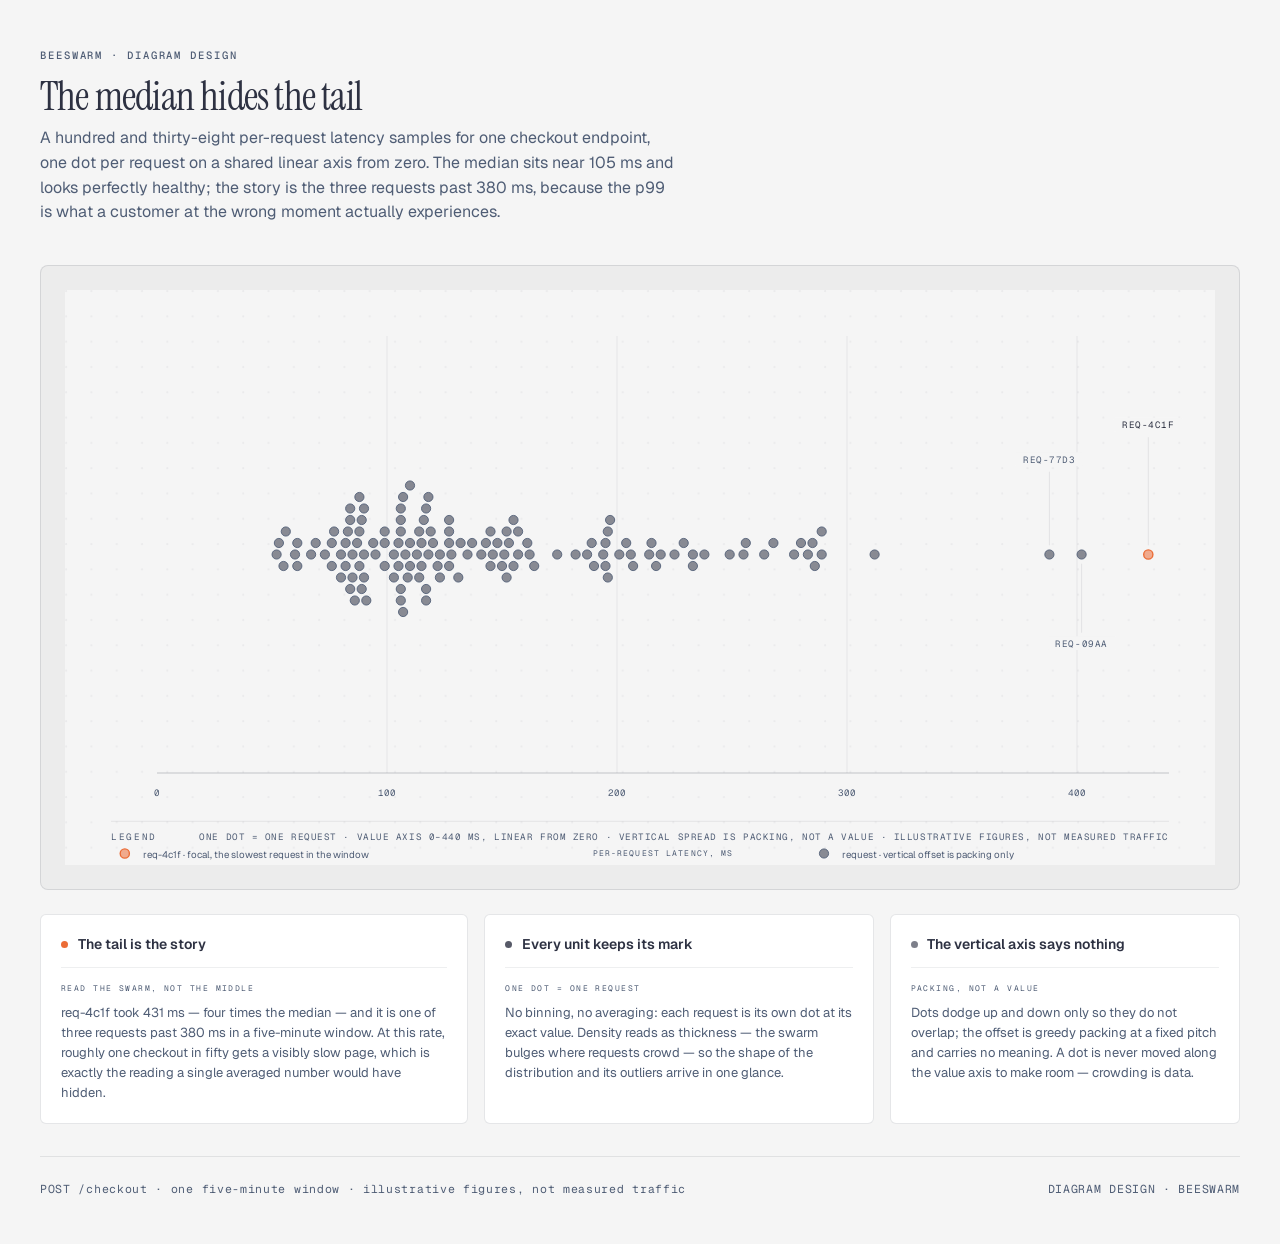
<file: .agents/skills/diagram-design/assets/example-beeswarm-full.html>
<!DOCTYPE html>
<html lang="en">
<head>
  <meta charset="UTF-8">
  <meta name="viewport" content="width=device-width, initial-scale=1.0">
  <title>Per-request latency, one dot per request · Beeswarm</title>
  <link href="https://fonts.googleapis.com/css2?family=Instrument+Serif:ital@0;1&family=Geist:wght@400;500;600&family=Geist+Mono:wght@400;500;600&display=swap" rel="stylesheet">
  <style>
    *, *::before, *::after { box-sizing: border-box; margin: 0; padding: 0; }
    :root { --color-paper:#f5f5f5; --color-paper-2:#ececec; --color-ink:#2d3142; --color-muted:#4f5d75; --color-soft:#7a8399; --color-rule:rgba(45,49,66,0.12); --color-accent:#eb6c36; --font-sans:'Geist',system-ui,sans-serif; --font-serif:'Instrument Serif',serif; --font-mono:'Geist Mono',ui-monospace,monospace; }
    body { font-family: var(--font-sans); background: var(--color-paper); min-height: 100vh; padding: 3rem 2rem; color: var(--color-ink); }
    .container { max-width: 1200px; margin: 0 auto; }
    .header { margin-bottom: 2.5rem; }
    .header-eyebrow { font-family: var(--font-mono); font-size: 0.66rem; font-weight: 500; letter-spacing: 0.18em; text-transform: uppercase; color: var(--color-muted); margin-bottom: 0.75rem; }
    h1 { font-family: var(--font-serif); font-size: clamp(1.75rem, 3vw + 1rem, 2.5rem); font-weight: 400; letter-spacing: -0.02em; line-height: 1.1; margin-bottom: 0.5rem; }
    .subtitle { font-size: 1rem; line-height: 1.55; color: var(--color-muted); max-width: 58ch; }
    .diagram-container { background: var(--color-paper-2); border-radius: 8px; border: 1px solid var(--color-rule); padding: 1.5rem; overflow-x: auto; }
    svg { width: 100%; min-width: 760px; display: block; }
    .cards { display: grid; grid-template-columns: 1.1fr 1fr 0.9fr; gap: 1rem; margin-top: 1.5rem; }
    @media (max-width: 720px) { .cards { grid-template-columns: 1fr; } }
    .card { background: #fff; border-radius: 6px; border: 1px solid var(--color-rule); padding: 1.25rem; }
    .card .eyebrow { font-family: var(--font-mono); font-size: 0.5rem; letter-spacing: 0.18em; text-transform: uppercase; color: var(--color-muted); margin-bottom: 0.5rem; }
    .card-header { display: flex; align-items: center; gap: 0.6rem; margin-bottom: 0.875rem; padding-bottom: 0.875rem; border-bottom: 1px solid rgba(45,49,66,0.08); }
    .card-dot { width: 7px; height: 7px; border-radius: 50%; }
    .card-dot.coral { background: var(--color-accent); }
    .card-dot.ink-strong { background: rgba(45,49,66,0.80); }
    .card-dot.ink-light { background: rgba(45,49,66,0.62); }
    .card h3 { font-size: 0.875rem; font-weight: 600; }
    .card p { color: var(--color-muted); font-size: 0.8125rem; line-height: 1.55; }
    .footer { margin-top: 2rem; padding-top: 1.5rem; border-top: 1px solid rgba(45,49,66,0.10); font-family: var(--font-mono); font-size: 0.72rem; letter-spacing: 0.06em; color: var(--color-muted); display: flex; justify-content: space-between; flex-wrap: wrap; gap: 0.5rem; }
  </style>
</head>
<body>
  <div class="container">
    <div class="header">
      <p class="header-eyebrow">Beeswarm · Diagram Design</p>
      <h1>The median hides the tail</h1>
      <p class="subtitle">A hundred and thirty-eight per-request latency samples for one checkout endpoint, one dot per request on a shared linear axis from zero. The median sits near 105&nbsp;ms and looks perfectly healthy; the story is the three requests past 380&nbsp;ms, because the p99 is what a customer at the wrong moment actually experiences.</p>
    </div>
    <div class="diagram-container">
      <!-- Value axis: 0-440ms over 880px, x = 80 + 2*ms, linear from zero.
           The vertical (swarm) axis carries NO meaning: each dot's y offset is
           greedy packing at pitch 10 (2r+2) around the y=230 midline, first
           free slot alternating above/below, and overlap is never resolved by
           moving a dot along the value axis. scripts/verify-beeswarm.py derives
           the value scale from the dots themselves and flags any dot that
           disagrees with its peers, any overlapping pair, and any second dot
           radius or non-focal fill. -->
      <svg viewBox="0 0 1000 500" xmlns="http://www.w3.org/2000/svg" role="img" aria-labelledby="beeswarm-full-title beeswarm-full-desc">
        <title id="beeswarm-full-title">The median hides the tail</title>
        <desc id="beeswarm-full-desc">Beeswarm of 138 per-request latency samples for one checkout endpoint on a shared linear value axis from zero; vertical spread is packing only and carries no value, and three requests past 380 ms form the p99 tail.</desc>
        <defs>
          <pattern id="dots" width="22" height="22" patternUnits="userSpaceOnUse">
            <circle cx="1" cy="1" r="0.9" fill="rgba(45,49,66,0.10)"/>
          </pattern>
        </defs>

        <rect width="100%" height="100%" fill="#f5f5f5"/>
        <rect width="100%" height="100%" fill="url(#dots)" opacity="0.55"/>

        <!-- Axis caption -->
        <text x="520" y="492" fill="#4f5d75" font-size="7" font-family="'Geist Mono', monospace" letter-spacing="0.14em" text-anchor="middle">PER-REQUEST LATENCY, MS</text>

        <!-- Vertical gridlines only: the swarm axis has no scale to grid.
             A horizontal rule through the band would invite reading the
             packing offsets as values, which they are not. -->
        <line x1="280" y1="40" x2="280" y2="420" stroke="rgba(45,49,66,0.08)" stroke-width="0.8"/>
        <line x1="480" y1="40" x2="480" y2="420" stroke="rgba(45,49,66,0.08)" stroke-width="0.8"/>
        <line x1="680" y1="40" x2="680" y2="420" stroke="rgba(45,49,66,0.08)" stroke-width="0.8"/>
        <line x1="880" y1="40" x2="880" y2="420" stroke="rgba(45,49,66,0.08)" stroke-width="0.8"/>

        <!-- Value axis, from zero. -->
        <line x1="80" y1="420" x2="960" y2="420" stroke="rgba(45,49,66,0.25)" stroke-width="1"/>

        <!-- Tick labels are BOUND: data-tick names the (one) value axis and
             data-value the number the tick claims to sit at. verify-beeswarm.py
             cross-checks each against the scale the dots themselves describe. -->
        <text data-tick="x" data-value="0" x="80" y="440" fill="#4f5d75" font-size="8" font-family="'Geist Mono', monospace" text-anchor="middle">0</text>
        <text data-tick="x" data-value="100" x="280" y="440" fill="#4f5d75" font-size="8" font-family="'Geist Mono', monospace" text-anchor="middle">100</text>
        <text data-tick="x" data-value="200" x="480" y="440" fill="#4f5d75" font-size="8" font-family="'Geist Mono', monospace" text-anchor="middle">200</text>
        <text data-tick="x" data-value="300" x="680" y="440" fill="#4f5d75" font-size="8" font-family="'Geist Mono', monospace" text-anchor="middle">300</text>
        <text data-tick="x" data-value="400" x="880" y="440" fill="#4f5d75" font-size="8" font-family="'Geist Mono', monospace" text-anchor="middle">400</text>

        <!-- ─── THE SWARM. One dot = one request, every dot exactly at its
             value on the shared axis; the vertical offset is the greedy dodge
             and states nothing. One radius for every dot (size as a second
             encoding is a bubble chart) and one ink fill for every non-focal
             dot (opacity as a value encoding is banned while dodging). Each
             dot sits on a paper underlay so gridlines do not show through
             the translucent fill. -->
        <circle cx="184" cy="230" r="4" fill="#f5f5f5"/>
        <circle data-value="52" cx="184" cy="230" r="4" fill="rgba(45,49,66,0.55)" stroke="#4f5d75" stroke-width="0.75"/>
        <circle cx="186" cy="220" r="4" fill="#f5f5f5"/>
        <circle data-value="53" cx="186" cy="220" r="4" fill="rgba(45,49,66,0.55)" stroke="#4f5d75" stroke-width="0.75"/>
        <circle cx="190" cy="240" r="4" fill="#f5f5f5"/>
        <circle data-value="55" cx="190" cy="240" r="4" fill="rgba(45,49,66,0.55)" stroke="#4f5d75" stroke-width="0.75"/>
        <circle cx="192" cy="210" r="4" fill="#f5f5f5"/>
        <circle data-value="56" cx="192" cy="210" r="4" fill="rgba(45,49,66,0.55)" stroke="#4f5d75" stroke-width="0.75"/>
        <circle cx="200" cy="230" r="4" fill="#f5f5f5"/>
        <circle data-value="60" cx="200" cy="230" r="4" fill="rgba(45,49,66,0.55)" stroke="#4f5d75" stroke-width="0.75"/>
        <circle cx="202" cy="220" r="4" fill="#f5f5f5"/>
        <circle data-value="61" cx="202" cy="220" r="4" fill="rgba(45,49,66,0.55)" stroke="#4f5d75" stroke-width="0.75"/>
        <circle cx="202" cy="240" r="4" fill="#f5f5f5"/>
        <circle data-value="61" cx="202" cy="240" r="4" fill="rgba(45,49,66,0.55)" stroke="#4f5d75" stroke-width="0.75"/>
        <circle cx="214" cy="230" r="4" fill="#f5f5f5"/>
        <circle data-value="67" cx="214" cy="230" r="4" fill="rgba(45,49,66,0.55)" stroke="#4f5d75" stroke-width="0.75"/>
        <circle cx="218" cy="220" r="4" fill="#f5f5f5"/>
        <circle data-value="69" cx="218" cy="220" r="4" fill="rgba(45,49,66,0.55)" stroke="#4f5d75" stroke-width="0.75"/>
        <circle cx="226" cy="230" r="4" fill="#f5f5f5"/>
        <circle data-value="73" cx="226" cy="230" r="4" fill="rgba(45,49,66,0.55)" stroke="#4f5d75" stroke-width="0.75"/>
        <circle cx="232" cy="220" r="4" fill="#f5f5f5"/>
        <circle data-value="76" cx="232" cy="220" r="4" fill="rgba(45,49,66,0.55)" stroke="#4f5d75" stroke-width="0.75"/>
        <circle cx="232" cy="240" r="4" fill="#f5f5f5"/>
        <circle data-value="76" cx="232" cy="240" r="4" fill="rgba(45,49,66,0.55)" stroke="#4f5d75" stroke-width="0.75"/>
        <circle cx="234" cy="210" r="4" fill="#f5f5f5"/>
        <circle data-value="77" cx="234" cy="210" r="4" fill="rgba(45,49,66,0.55)" stroke="#4f5d75" stroke-width="0.75"/>
        <circle cx="240" cy="230" r="4" fill="#f5f5f5"/>
        <circle data-value="80" cx="240" cy="230" r="4" fill="rgba(45,49,66,0.55)" stroke="#4f5d75" stroke-width="0.75"/>
        <circle cx="240" cy="250" r="4" fill="#f5f5f5"/>
        <circle data-value="80" cx="240" cy="250" r="4" fill="rgba(45,49,66,0.55)" stroke="#4f5d75" stroke-width="0.75"/>
        <circle cx="244" cy="220" r="4" fill="#f5f5f5"/>
        <circle data-value="82" cx="244" cy="220" r="4" fill="rgba(45,49,66,0.55)" stroke="#4f5d75" stroke-width="0.75"/>
        <circle cx="244" cy="240" r="4" fill="#f5f5f5"/>
        <circle data-value="82" cx="244" cy="240" r="4" fill="rgba(45,49,66,0.55)" stroke="#4f5d75" stroke-width="0.75"/>
        <circle cx="246" cy="210" r="4" fill="#f5f5f5"/>
        <circle data-value="83" cx="246" cy="210" r="4" fill="rgba(45,49,66,0.55)" stroke="#4f5d75" stroke-width="0.75"/>
        <circle cx="248" cy="200" r="4" fill="#f5f5f5"/>
        <circle data-value="84" cx="248" cy="200" r="4" fill="rgba(45,49,66,0.55)" stroke="#4f5d75" stroke-width="0.75"/>
        <circle cx="248" cy="260" r="4" fill="#f5f5f5"/>
        <circle data-value="84" cx="248" cy="260" r="4" fill="rgba(45,49,66,0.55)" stroke="#4f5d75" stroke-width="0.75"/>
        <circle cx="248" cy="190" r="4" fill="#f5f5f5"/>
        <circle data-value="84" cx="248" cy="190" r="4" fill="rgba(45,49,66,0.55)" stroke="#4f5d75" stroke-width="0.75"/>
        <circle cx="250" cy="230" r="4" fill="#f5f5f5"/>
        <circle data-value="85" cx="250" cy="230" r="4" fill="rgba(45,49,66,0.55)" stroke="#4f5d75" stroke-width="0.75"/>
        <circle cx="250" cy="250" r="4" fill="#f5f5f5"/>
        <circle data-value="85" cx="250" cy="250" r="4" fill="rgba(45,49,66,0.55)" stroke="#4f5d75" stroke-width="0.75"/>
        <circle cx="252" cy="270" r="4" fill="#f5f5f5"/>
        <circle data-value="86" cx="252" cy="270" r="4" fill="rgba(45,49,66,0.55)" stroke="#4f5d75" stroke-width="0.75"/>
        <circle cx="254" cy="220" r="4" fill="#f5f5f5"/>
        <circle data-value="87" cx="254" cy="220" r="4" fill="rgba(45,49,66,0.55)" stroke="#4f5d75" stroke-width="0.75"/>
        <circle cx="256" cy="240" r="4" fill="#f5f5f5"/>
        <circle data-value="88" cx="256" cy="240" r="4" fill="rgba(45,49,66,0.55)" stroke="#4f5d75" stroke-width="0.75"/>
        <circle cx="256" cy="210" r="4" fill="#f5f5f5"/>
        <circle data-value="88" cx="256" cy="210" r="4" fill="rgba(45,49,66,0.55)" stroke="#4f5d75" stroke-width="0.75"/>
        <circle cx="256" cy="180" r="4" fill="#f5f5f5"/>
        <circle data-value="88" cx="256" cy="180" r="4" fill="rgba(45,49,66,0.55)" stroke="#4f5d75" stroke-width="0.75"/>
        <circle cx="258" cy="200" r="4" fill="#f5f5f5"/>
        <circle data-value="89" cx="258" cy="200" r="4" fill="rgba(45,49,66,0.55)" stroke="#4f5d75" stroke-width="0.75"/>
        <circle cx="258" cy="260" r="4" fill="#f5f5f5"/>
        <circle data-value="89" cx="258" cy="260" r="4" fill="rgba(45,49,66,0.55)" stroke="#4f5d75" stroke-width="0.75"/>
        <circle cx="260" cy="230" r="4" fill="#f5f5f5"/>
        <circle data-value="90" cx="260" cy="230" r="4" fill="rgba(45,49,66,0.55)" stroke="#4f5d75" stroke-width="0.75"/>
        <circle cx="260" cy="250" r="4" fill="#f5f5f5"/>
        <circle data-value="90" cx="260" cy="250" r="4" fill="rgba(45,49,66,0.55)" stroke="#4f5d75" stroke-width="0.75"/>
        <circle cx="260" cy="190" r="4" fill="#f5f5f5"/>
        <circle data-value="90" cx="260" cy="190" r="4" fill="rgba(45,49,66,0.55)" stroke="#4f5d75" stroke-width="0.75"/>
        <circle cx="262" cy="270" r="4" fill="#f5f5f5"/>
        <circle data-value="91" cx="262" cy="270" r="4" fill="rgba(45,49,66,0.55)" stroke="#4f5d75" stroke-width="0.75"/>
        <circle cx="268" cy="220" r="4" fill="#f5f5f5"/>
        <circle data-value="94" cx="268" cy="220" r="4" fill="rgba(45,49,66,0.55)" stroke="#4f5d75" stroke-width="0.75"/>
        <circle cx="270" cy="230" r="4" fill="#f5f5f5"/>
        <circle data-value="95" cx="270" cy="230" r="4" fill="rgba(45,49,66,0.55)" stroke="#4f5d75" stroke-width="0.75"/>
        <circle cx="278" cy="220" r="4" fill="#f5f5f5"/>
        <circle data-value="99" cx="278" cy="220" r="4" fill="rgba(45,49,66,0.55)" stroke="#4f5d75" stroke-width="0.75"/>
        <circle cx="278" cy="240" r="4" fill="#f5f5f5"/>
        <circle data-value="99" cx="278" cy="240" r="4" fill="rgba(45,49,66,0.55)" stroke="#4f5d75" stroke-width="0.75"/>
        <circle cx="278" cy="210" r="4" fill="#f5f5f5"/>
        <circle data-value="99" cx="278" cy="210" r="4" fill="rgba(45,49,66,0.55)" stroke="#4f5d75" stroke-width="0.75"/>
        <circle cx="286" cy="230" r="4" fill="#f5f5f5"/>
        <circle data-value="103" cx="286" cy="230" r="4" fill="rgba(45,49,66,0.55)" stroke="#4f5d75" stroke-width="0.75"/>
        <circle cx="286" cy="250" r="4" fill="#f5f5f5"/>
        <circle data-value="103" cx="286" cy="250" r="4" fill="rgba(45,49,66,0.55)" stroke="#4f5d75" stroke-width="0.75"/>
        <circle cx="290" cy="220" r="4" fill="#f5f5f5"/>
        <circle data-value="105" cx="290" cy="220" r="4" fill="rgba(45,49,66,0.55)" stroke="#4f5d75" stroke-width="0.75"/>
        <circle cx="290" cy="240" r="4" fill="#f5f5f5"/>
        <circle data-value="105" cx="290" cy="240" r="4" fill="rgba(45,49,66,0.55)" stroke="#4f5d75" stroke-width="0.75"/>
        <circle cx="292" cy="210" r="4" fill="#f5f5f5"/>
        <circle data-value="106" cx="292" cy="210" r="4" fill="rgba(45,49,66,0.55)" stroke="#4f5d75" stroke-width="0.75"/>
        <circle cx="292" cy="200" r="4" fill="#f5f5f5"/>
        <circle data-value="106" cx="292" cy="200" r="4" fill="rgba(45,49,66,0.55)" stroke="#4f5d75" stroke-width="0.75"/>
        <circle cx="292" cy="260" r="4" fill="#f5f5f5"/>
        <circle data-value="106" cx="292" cy="260" r="4" fill="rgba(45,49,66,0.55)" stroke="#4f5d75" stroke-width="0.75"/>
        <circle cx="292" cy="190" r="4" fill="#f5f5f5"/>
        <circle data-value="106" cx="292" cy="190" r="4" fill="rgba(45,49,66,0.55)" stroke="#4f5d75" stroke-width="0.75"/>
        <circle cx="292" cy="270" r="4" fill="#f5f5f5"/>
        <circle data-value="106" cx="292" cy="270" r="4" fill="rgba(45,49,66,0.55)" stroke="#4f5d75" stroke-width="0.75"/>
        <circle cx="294" cy="180" r="4" fill="#f5f5f5"/>
        <circle data-value="107" cx="294" cy="180" r="4" fill="rgba(45,49,66,0.55)" stroke="#4f5d75" stroke-width="0.75"/>
        <circle cx="294" cy="280" r="4" fill="#f5f5f5"/>
        <circle data-value="107" cx="294" cy="280" r="4" fill="rgba(45,49,66,0.55)" stroke="#4f5d75" stroke-width="0.75"/>
        <circle cx="296" cy="230" r="4" fill="#f5f5f5"/>
        <circle data-value="108" cx="296" cy="230" r="4" fill="rgba(45,49,66,0.55)" stroke="#4f5d75" stroke-width="0.75"/>
        <circle cx="298" cy="250" r="4" fill="#f5f5f5"/>
        <circle data-value="109" cx="298" cy="250" r="4" fill="rgba(45,49,66,0.55)" stroke="#4f5d75" stroke-width="0.75"/>
        <circle cx="300" cy="220" r="4" fill="#f5f5f5"/>
        <circle data-value="110" cx="300" cy="220" r="4" fill="rgba(45,49,66,0.55)" stroke="#4f5d75" stroke-width="0.75"/>
        <circle cx="300" cy="240" r="4" fill="#f5f5f5"/>
        <circle data-value="110" cx="300" cy="240" r="4" fill="rgba(45,49,66,0.55)" stroke="#4f5d75" stroke-width="0.75"/>
        <circle cx="300" cy="170" r="4" fill="#f5f5f5"/>
        <circle data-value="110" cx="300" cy="170" r="4" fill="rgba(45,49,66,0.55)" stroke="#4f5d75" stroke-width="0.75"/>
        <circle cx="306" cy="230" r="4" fill="#f5f5f5"/>
        <circle data-value="113" cx="306" cy="230" r="4" fill="rgba(45,49,66,0.55)" stroke="#4f5d75" stroke-width="0.75"/>
        <circle cx="308" cy="210" r="4" fill="#f5f5f5"/>
        <circle data-value="114" cx="308" cy="210" r="4" fill="rgba(45,49,66,0.55)" stroke="#4f5d75" stroke-width="0.75"/>
        <circle cx="308" cy="250" r="4" fill="#f5f5f5"/>
        <circle data-value="114" cx="308" cy="250" r="4" fill="rgba(45,49,66,0.55)" stroke="#4f5d75" stroke-width="0.75"/>
        <circle cx="310" cy="220" r="4" fill="#f5f5f5"/>
        <circle data-value="115" cx="310" cy="220" r="4" fill="rgba(45,49,66,0.55)" stroke="#4f5d75" stroke-width="0.75"/>
        <circle cx="310" cy="240" r="4" fill="#f5f5f5"/>
        <circle data-value="115" cx="310" cy="240" r="4" fill="rgba(45,49,66,0.55)" stroke="#4f5d75" stroke-width="0.75"/>
        <circle cx="312" cy="200" r="4" fill="#f5f5f5"/>
        <circle data-value="116" cx="312" cy="200" r="4" fill="rgba(45,49,66,0.55)" stroke="#4f5d75" stroke-width="0.75"/>
        <circle cx="314" cy="260" r="4" fill="#f5f5f5"/>
        <circle data-value="117" cx="314" cy="260" r="4" fill="rgba(45,49,66,0.55)" stroke="#4f5d75" stroke-width="0.75"/>
        <circle cx="314" cy="190" r="4" fill="#f5f5f5"/>
        <circle data-value="117" cx="314" cy="190" r="4" fill="rgba(45,49,66,0.55)" stroke="#4f5d75" stroke-width="0.75"/>
        <circle cx="314" cy="270" r="4" fill="#f5f5f5"/>
        <circle data-value="117" cx="314" cy="270" r="4" fill="rgba(45,49,66,0.55)" stroke="#4f5d75" stroke-width="0.75"/>
        <circle cx="316" cy="230" r="4" fill="#f5f5f5"/>
        <circle data-value="118" cx="316" cy="230" r="4" fill="rgba(45,49,66,0.55)" stroke="#4f5d75" stroke-width="0.75"/>
        <circle cx="316" cy="180" r="4" fill="#f5f5f5"/>
        <circle data-value="118" cx="316" cy="180" r="4" fill="rgba(45,49,66,0.55)" stroke="#4f5d75" stroke-width="0.75"/>
        <circle cx="318" cy="210" r="4" fill="#f5f5f5"/>
        <circle data-value="119" cx="318" cy="210" r="4" fill="rgba(45,49,66,0.55)" stroke="#4f5d75" stroke-width="0.75"/>
        <circle cx="320" cy="220" r="4" fill="#f5f5f5"/>
        <circle data-value="120" cx="320" cy="220" r="4" fill="rgba(45,49,66,0.55)" stroke="#4f5d75" stroke-width="0.75"/>
        <circle cx="324" cy="240" r="4" fill="#f5f5f5"/>
        <circle data-value="122" cx="324" cy="240" r="4" fill="rgba(45,49,66,0.55)" stroke="#4f5d75" stroke-width="0.75"/>
        <circle cx="326" cy="230" r="4" fill="#f5f5f5"/>
        <circle data-value="123" cx="326" cy="230" r="4" fill="rgba(45,49,66,0.55)" stroke="#4f5d75" stroke-width="0.75"/>
        <circle cx="326" cy="250" r="4" fill="#f5f5f5"/>
        <circle data-value="123" cx="326" cy="250" r="4" fill="rgba(45,49,66,0.55)" stroke="#4f5d75" stroke-width="0.75"/>
        <circle cx="334" cy="220" r="4" fill="#f5f5f5"/>
        <circle data-value="127" cx="334" cy="220" r="4" fill="rgba(45,49,66,0.55)" stroke="#4f5d75" stroke-width="0.75"/>
        <circle cx="334" cy="240" r="4" fill="#f5f5f5"/>
        <circle data-value="127" cx="334" cy="240" r="4" fill="rgba(45,49,66,0.55)" stroke="#4f5d75" stroke-width="0.75"/>
        <circle cx="334" cy="210" r="4" fill="#f5f5f5"/>
        <circle data-value="127" cx="334" cy="210" r="4" fill="rgba(45,49,66,0.55)" stroke="#4f5d75" stroke-width="0.75"/>
        <circle cx="334" cy="200" r="4" fill="#f5f5f5"/>
        <circle data-value="127" cx="334" cy="200" r="4" fill="rgba(45,49,66,0.55)" stroke="#4f5d75" stroke-width="0.75"/>
        <circle cx="336" cy="230" r="4" fill="#f5f5f5"/>
        <circle data-value="128" cx="336" cy="230" r="4" fill="rgba(45,49,66,0.55)" stroke="#4f5d75" stroke-width="0.75"/>
        <circle cx="342" cy="250" r="4" fill="#f5f5f5"/>
        <circle data-value="131" cx="342" cy="250" r="4" fill="rgba(45,49,66,0.55)" stroke="#4f5d75" stroke-width="0.75"/>
        <circle cx="344" cy="220" r="4" fill="#f5f5f5"/>
        <circle data-value="132" cx="344" cy="220" r="4" fill="rgba(45,49,66,0.55)" stroke="#4f5d75" stroke-width="0.75"/>
        <circle cx="350" cy="230" r="4" fill="#f5f5f5"/>
        <circle data-value="135" cx="350" cy="230" r="4" fill="rgba(45,49,66,0.55)" stroke="#4f5d75" stroke-width="0.75"/>
        <circle cx="354" cy="220" r="4" fill="#f5f5f5"/>
        <circle data-value="137" cx="354" cy="220" r="4" fill="rgba(45,49,66,0.55)" stroke="#4f5d75" stroke-width="0.75"/>
        <circle cx="362" cy="230" r="4" fill="#f5f5f5"/>
        <circle data-value="141" cx="362" cy="230" r="4" fill="rgba(45,49,66,0.55)" stroke="#4f5d75" stroke-width="0.75"/>
        <circle cx="366" cy="220" r="4" fill="#f5f5f5"/>
        <circle data-value="143" cx="366" cy="220" r="4" fill="rgba(45,49,66,0.55)" stroke="#4f5d75" stroke-width="0.75"/>
        <circle cx="370" cy="240" r="4" fill="#f5f5f5"/>
        <circle data-value="145" cx="370" cy="240" r="4" fill="rgba(45,49,66,0.55)" stroke="#4f5d75" stroke-width="0.75"/>
        <circle cx="370" cy="210" r="4" fill="#f5f5f5"/>
        <circle data-value="145" cx="370" cy="210" r="4" fill="rgba(45,49,66,0.55)" stroke="#4f5d75" stroke-width="0.75"/>
        <circle cx="372" cy="230" r="4" fill="#f5f5f5"/>
        <circle data-value="146" cx="372" cy="230" r="4" fill="rgba(45,49,66,0.55)" stroke="#4f5d75" stroke-width="0.75"/>
        <circle cx="376" cy="220" r="4" fill="#f5f5f5"/>
        <circle data-value="148" cx="376" cy="220" r="4" fill="rgba(45,49,66,0.55)" stroke="#4f5d75" stroke-width="0.75"/>
        <circle cx="380" cy="240" r="4" fill="#f5f5f5"/>
        <circle data-value="150" cx="380" cy="240" r="4" fill="rgba(45,49,66,0.55)" stroke="#4f5d75" stroke-width="0.75"/>
        <circle cx="382" cy="230" r="4" fill="#f5f5f5"/>
        <circle data-value="151" cx="382" cy="230" r="4" fill="rgba(45,49,66,0.55)" stroke="#4f5d75" stroke-width="0.75"/>
        <circle cx="384" cy="210" r="4" fill="#f5f5f5"/>
        <circle data-value="152" cx="384" cy="210" r="4" fill="rgba(45,49,66,0.55)" stroke="#4f5d75" stroke-width="0.75"/>
        <circle cx="384" cy="250" r="4" fill="#f5f5f5"/>
        <circle data-value="152" cx="384" cy="250" r="4" fill="rgba(45,49,66,0.55)" stroke="#4f5d75" stroke-width="0.75"/>
        <circle cx="386" cy="220" r="4" fill="#f5f5f5"/>
        <circle data-value="153" cx="386" cy="220" r="4" fill="rgba(45,49,66,0.55)" stroke="#4f5d75" stroke-width="0.75"/>
        <circle cx="390" cy="240" r="4" fill="#f5f5f5"/>
        <circle data-value="155" cx="390" cy="240" r="4" fill="rgba(45,49,66,0.55)" stroke="#4f5d75" stroke-width="0.75"/>
        <circle cx="390" cy="200" r="4" fill="#f5f5f5"/>
        <circle data-value="155" cx="390" cy="200" r="4" fill="rgba(45,49,66,0.55)" stroke="#4f5d75" stroke-width="0.75"/>
        <circle cx="394" cy="230" r="4" fill="#f5f5f5"/>
        <circle data-value="157" cx="394" cy="230" r="4" fill="rgba(45,49,66,0.55)" stroke="#4f5d75" stroke-width="0.75"/>
        <circle cx="394" cy="210" r="4" fill="#f5f5f5"/>
        <circle data-value="157" cx="394" cy="210" r="4" fill="rgba(45,49,66,0.55)" stroke="#4f5d75" stroke-width="0.75"/>
        <circle cx="402" cy="220" r="4" fill="#f5f5f5"/>
        <circle data-value="161" cx="402" cy="220" r="4" fill="rgba(45,49,66,0.55)" stroke="#4f5d75" stroke-width="0.75"/>
        <circle cx="404" cy="230" r="4" fill="#f5f5f5"/>
        <circle data-value="162" cx="404" cy="230" r="4" fill="rgba(45,49,66,0.55)" stroke="#4f5d75" stroke-width="0.75"/>
        <circle cx="408" cy="240" r="4" fill="#f5f5f5"/>
        <circle data-value="164" cx="408" cy="240" r="4" fill="rgba(45,49,66,0.55)" stroke="#4f5d75" stroke-width="0.75"/>
        <circle cx="428" cy="230" r="4" fill="#f5f5f5"/>
        <circle data-value="174" cx="428" cy="230" r="4" fill="rgba(45,49,66,0.55)" stroke="#4f5d75" stroke-width="0.75"/>
        <circle cx="444" cy="230" r="4" fill="#f5f5f5"/>
        <circle data-value="182" cx="444" cy="230" r="4" fill="rgba(45,49,66,0.55)" stroke="#4f5d75" stroke-width="0.75"/>
        <circle cx="454" cy="230" r="4" fill="#f5f5f5"/>
        <circle data-value="187" cx="454" cy="230" r="4" fill="rgba(45,49,66,0.55)" stroke="#4f5d75" stroke-width="0.75"/>
        <circle cx="458" cy="220" r="4" fill="#f5f5f5"/>
        <circle data-value="189" cx="458" cy="220" r="4" fill="rgba(45,49,66,0.55)" stroke="#4f5d75" stroke-width="0.75"/>
        <circle cx="460" cy="240" r="4" fill="#f5f5f5"/>
        <circle data-value="190" cx="460" cy="240" r="4" fill="rgba(45,49,66,0.55)" stroke="#4f5d75" stroke-width="0.75"/>
        <circle cx="468" cy="230" r="4" fill="#f5f5f5"/>
        <circle data-value="194" cx="468" cy="230" r="4" fill="rgba(45,49,66,0.55)" stroke="#4f5d75" stroke-width="0.75"/>
        <circle cx="470" cy="220" r="4" fill="#f5f5f5"/>
        <circle data-value="195" cx="470" cy="220" r="4" fill="rgba(45,49,66,0.55)" stroke="#4f5d75" stroke-width="0.75"/>
        <circle cx="470" cy="240" r="4" fill="#f5f5f5"/>
        <circle data-value="195" cx="470" cy="240" r="4" fill="rgba(45,49,66,0.55)" stroke="#4f5d75" stroke-width="0.75"/>
        <circle cx="472" cy="210" r="4" fill="#f5f5f5"/>
        <circle data-value="196" cx="472" cy="210" r="4" fill="rgba(45,49,66,0.55)" stroke="#4f5d75" stroke-width="0.75"/>
        <circle cx="472" cy="250" r="4" fill="#f5f5f5"/>
        <circle data-value="196" cx="472" cy="250" r="4" fill="rgba(45,49,66,0.55)" stroke="#4f5d75" stroke-width="0.75"/>
        <circle cx="474" cy="200" r="4" fill="#f5f5f5"/>
        <circle data-value="197" cx="474" cy="200" r="4" fill="rgba(45,49,66,0.55)" stroke="#4f5d75" stroke-width="0.75"/>
        <circle cx="482" cy="230" r="4" fill="#f5f5f5"/>
        <circle data-value="201" cx="482" cy="230" r="4" fill="rgba(45,49,66,0.55)" stroke="#4f5d75" stroke-width="0.75"/>
        <circle cx="488" cy="220" r="4" fill="#f5f5f5"/>
        <circle data-value="204" cx="488" cy="220" r="4" fill="rgba(45,49,66,0.55)" stroke="#4f5d75" stroke-width="0.75"/>
        <circle cx="492" cy="230" r="4" fill="#f5f5f5"/>
        <circle data-value="206" cx="492" cy="230" r="4" fill="rgba(45,49,66,0.55)" stroke="#4f5d75" stroke-width="0.75"/>
        <circle cx="494" cy="240" r="4" fill="#f5f5f5"/>
        <circle data-value="207" cx="494" cy="240" r="4" fill="rgba(45,49,66,0.55)" stroke="#4f5d75" stroke-width="0.75"/>
        <circle cx="508" cy="230" r="4" fill="#f5f5f5"/>
        <circle data-value="214" cx="508" cy="230" r="4" fill="rgba(45,49,66,0.55)" stroke="#4f5d75" stroke-width="0.75"/>
        <circle cx="510" cy="220" r="4" fill="#f5f5f5"/>
        <circle data-value="215" cx="510" cy="220" r="4" fill="rgba(45,49,66,0.55)" stroke="#4f5d75" stroke-width="0.75"/>
        <circle cx="514" cy="240" r="4" fill="#f5f5f5"/>
        <circle data-value="217" cx="514" cy="240" r="4" fill="rgba(45,49,66,0.55)" stroke="#4f5d75" stroke-width="0.75"/>
        <circle cx="518" cy="230" r="4" fill="#f5f5f5"/>
        <circle data-value="219" cx="518" cy="230" r="4" fill="rgba(45,49,66,0.55)" stroke="#4f5d75" stroke-width="0.75"/>
        <circle cx="530" cy="230" r="4" fill="#f5f5f5"/>
        <circle data-value="225" cx="530" cy="230" r="4" fill="rgba(45,49,66,0.55)" stroke="#4f5d75" stroke-width="0.75"/>
        <circle cx="538" cy="220" r="4" fill="#f5f5f5"/>
        <circle data-value="229" cx="538" cy="220" r="4" fill="rgba(45,49,66,0.55)" stroke="#4f5d75" stroke-width="0.75"/>
        <circle cx="546" cy="230" r="4" fill="#f5f5f5"/>
        <circle data-value="233" cx="546" cy="230" r="4" fill="rgba(45,49,66,0.55)" stroke="#4f5d75" stroke-width="0.75"/>
        <circle cx="546" cy="240" r="4" fill="#f5f5f5"/>
        <circle data-value="233" cx="546" cy="240" r="4" fill="rgba(45,49,66,0.55)" stroke="#4f5d75" stroke-width="0.75"/>
        <circle cx="556" cy="230" r="4" fill="#f5f5f5"/>
        <circle data-value="238" cx="556" cy="230" r="4" fill="rgba(45,49,66,0.55)" stroke="#4f5d75" stroke-width="0.75"/>
        <circle cx="578" cy="230" r="4" fill="#f5f5f5"/>
        <circle data-value="249" cx="578" cy="230" r="4" fill="rgba(45,49,66,0.55)" stroke="#4f5d75" stroke-width="0.75"/>
        <circle cx="590" cy="230" r="4" fill="#f5f5f5"/>
        <circle data-value="255" cx="590" cy="230" r="4" fill="rgba(45,49,66,0.55)" stroke="#4f5d75" stroke-width="0.75"/>
        <circle cx="592" cy="220" r="4" fill="#f5f5f5"/>
        <circle data-value="256" cx="592" cy="220" r="4" fill="rgba(45,49,66,0.55)" stroke="#4f5d75" stroke-width="0.75"/>
        <circle cx="608" cy="230" r="4" fill="#f5f5f5"/>
        <circle data-value="264" cx="608" cy="230" r="4" fill="rgba(45,49,66,0.55)" stroke="#4f5d75" stroke-width="0.75"/>
        <circle cx="616" cy="220" r="4" fill="#f5f5f5"/>
        <circle data-value="268" cx="616" cy="220" r="4" fill="rgba(45,49,66,0.55)" stroke="#4f5d75" stroke-width="0.75"/>
        <circle cx="634" cy="230" r="4" fill="#f5f5f5"/>
        <circle data-value="277" cx="634" cy="230" r="4" fill="rgba(45,49,66,0.55)" stroke="#4f5d75" stroke-width="0.75"/>
        <circle cx="640" cy="220" r="4" fill="#f5f5f5"/>
        <circle data-value="280" cx="640" cy="220" r="4" fill="rgba(45,49,66,0.55)" stroke="#4f5d75" stroke-width="0.75"/>
        <circle cx="646" cy="230" r="4" fill="#f5f5f5"/>
        <circle data-value="283" cx="646" cy="230" r="4" fill="rgba(45,49,66,0.55)" stroke="#4f5d75" stroke-width="0.75"/>
        <circle cx="650" cy="220" r="4" fill="#f5f5f5"/>
        <circle data-value="285" cx="650" cy="220" r="4" fill="rgba(45,49,66,0.55)" stroke="#4f5d75" stroke-width="0.75"/>
        <circle cx="652" cy="240" r="4" fill="#f5f5f5"/>
        <circle data-value="286" cx="652" cy="240" r="4" fill="rgba(45,49,66,0.55)" stroke="#4f5d75" stroke-width="0.75"/>
        <circle cx="658" cy="230" r="4" fill="#f5f5f5"/>
        <circle data-value="289" cx="658" cy="230" r="4" fill="rgba(45,49,66,0.55)" stroke="#4f5d75" stroke-width="0.75"/>
        <circle cx="658" cy="210" r="4" fill="#f5f5f5"/>
        <circle data-value="289" cx="658" cy="210" r="4" fill="rgba(45,49,66,0.55)" stroke="#4f5d75" stroke-width="0.75"/>
        <circle cx="704" cy="230" r="4" fill="#f5f5f5"/>
        <circle data-value="312" cx="704" cy="230" r="4" fill="rgba(45,49,66,0.55)" stroke="#4f5d75" stroke-width="0.75"/>
        <circle cx="856" cy="230" r="4" fill="#f5f5f5"/>
        <circle data-value="388" data-name="req-77d3" cx="856" cy="230" r="4" fill="rgba(45,49,66,0.55)" stroke="#4f5d75" stroke-width="0.75"/>
        <circle cx="884" cy="230" r="4" fill="#f5f5f5"/>
        <circle data-value="402" data-name="req-09aa" cx="884" cy="230" r="4" fill="rgba(45,49,66,0.55)" stroke="#4f5d75" stroke-width="0.75"/>
        <circle cx="942" cy="230" r="4" fill="#f5f5f5"/>
        <circle data-value="431" data-name="req-4c1f" cx="942" cy="230" r="4" fill="rgba(235,108,54,0.55)" stroke="#eb6c36" stroke-width="1.2"/>

        <!-- Labels: the p99 tail only, one tier per label, alternating sides,
             each bound to its dot by data-name and tied to it by a hairline
             leader. verify-beeswarm.py proves each label sits nearer its own
             dot than any other named dot along the value axis. -->
        <line x1="856" y1="222" x2="856" y2="158" stroke="rgba(45,49,66,0.10)" stroke-width="0.8"/>
        <rect x="826" y="141" width="60" height="12" rx="2" fill="#f5f5f5"/>
        <text data-name="req-77d3" data-role="label" x="856" y="150" fill="#4f5d75" font-size="8" font-family="'Geist Mono', monospace" text-anchor="middle" letter-spacing="0.06em">REQ-77D3</text>
        <line x1="884" y1="238" x2="884" y2="298" stroke="rgba(45,49,66,0.10)" stroke-width="0.8"/>
        <rect x="854" y="301" width="60" height="12" rx="2" fill="#f5f5f5"/>
        <text data-name="req-09aa" data-role="label" x="884" y="310" fill="#4f5d75" font-size="8" font-family="'Geist Mono', monospace" text-anchor="middle" letter-spacing="0.06em">REQ-09AA</text>
        <line x1="942" y1="222" x2="942" y2="128" stroke="rgba(45,49,66,0.10)" stroke-width="0.8"/>
        <rect x="912" y="111" width="60" height="12" rx="2" fill="#f5f5f5"/>
        <text data-name="req-4c1f" data-role="label" x="942" y="120" fill="#2d3142" font-size="8" font-family="'Geist Mono', monospace" text-anchor="middle" letter-spacing="0.06em">REQ-4C1F</text>

        <!-- Legend -->
        <line x1="40" y1="462" x2="960" y2="462" stroke="rgba(45,49,66,0.10)" stroke-width="0.8"/>
        <text x="40" y="478" fill="#4f5d75" font-size="8" font-family="'Geist Mono', monospace" letter-spacing="0.18em">LEGEND</text>
        <text x="960" y="478" fill="#4f5d75" font-size="8" font-family="'Geist Mono', monospace" letter-spacing="0.06em" text-anchor="end">ONE DOT = ONE REQUEST · VALUE AXIS 0–440 MS, LINEAR FROM ZERO · VERTICAL SPREAD IS PACKING, NOT A VALUE · ILLUSTRATIVE FIGURES, NOT MEASURED TRAFFIC</text>

        <circle cx="52" cy="490" r="4" fill="rgba(235,108,54,0.55)" stroke="#eb6c36" stroke-width="1.2"/>
        <text x="68" y="494" fill="#4f5d75" font-size="8.5" font-family="'Geist', sans-serif">req-4c1f · focal, the slowest request in the window</text>
        <circle cx="660" cy="490" r="4" fill="rgba(45,49,66,0.55)" stroke="#4f5d75" stroke-width="0.75"/>
        <text x="676" y="494" fill="#4f5d75" font-size="8.5" font-family="'Geist', sans-serif">request · vertical offset is packing only</text>
      </svg>
    </div>
    <div class="cards">
      <div class="card">
        <div class="card-header"><span class="card-dot coral"></span><h3>The tail is the story</h3></div>
        <p class="eyebrow">Read the swarm, not the middle</p>
        <p>req-4c1f took 431&nbsp;ms — four times the median — and it is one of three requests past 380&nbsp;ms in a five-minute window. At this rate, roughly one checkout in fifty gets a visibly slow page, which is exactly the reading a single averaged number would have hidden.</p>
      </div>
      <div class="card">
        <div class="card-header"><span class="card-dot ink-strong"></span><h3>Every unit keeps its mark</h3></div>
        <p class="eyebrow">One dot = one request</p>
        <p>No binning, no averaging: each request is its own dot at its exact value. Density reads as thickness — the swarm bulges where requests crowd — so the shape of the distribution and its outliers arrive in one glance.</p>
      </div>
      <div class="card">
        <div class="card-header"><span class="card-dot ink-light"></span><h3>The vertical axis says nothing</h3></div>
        <p class="eyebrow">Packing, not a value</p>
        <p>Dots dodge up and down only so they do not overlap; the offset is greedy packing at a fixed pitch and carries no meaning. A dot is never moved along the value axis to make room — crowding is data.</p>
      </div>
    </div>
    <div class="footer">
      <span>POST /checkout · one five-minute window · illustrative figures, not measured traffic</span>
      <span>DIAGRAM DESIGN · BEESWARM</span>
    </div>
  </div>
</body>
</html>
</file>
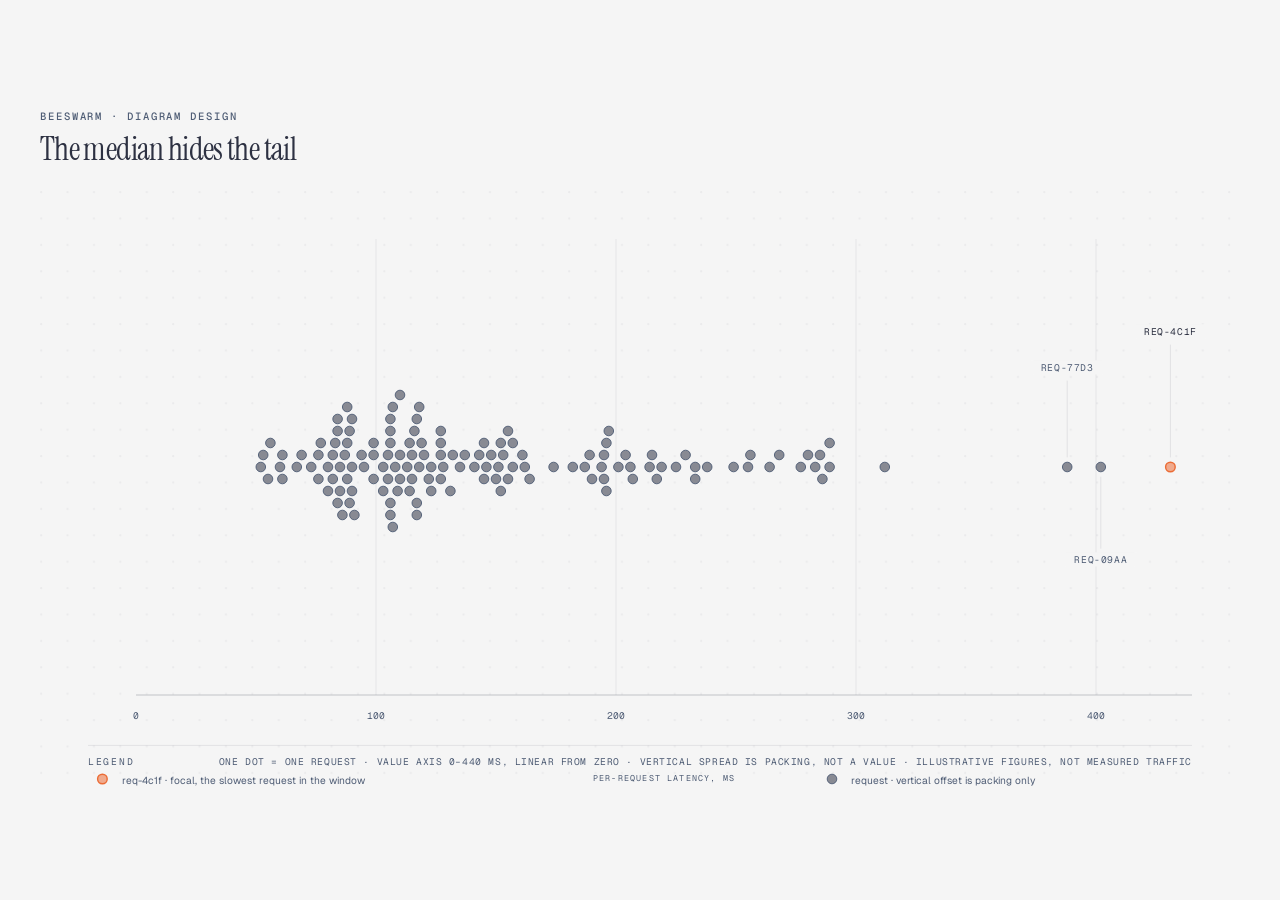
<file: .agents/skills/diagram-design/assets/example-beeswarm.html>
<!DOCTYPE html>
<html lang="en">
<head>
  <meta charset="UTF-8">
  <meta name="viewport" content="width=device-width, initial-scale=1.0">
  <title>Per-request latency, one dot per request · Beeswarm</title>
  <link href="https://fonts.googleapis.com/css2?family=Instrument+Serif:ital@0;1&family=Geist:wght@400;500;600&family=Geist+Mono:wght@400;500;600&display=swap" rel="stylesheet">
  <style>
    *, *::before, *::after { box-sizing: border-box; margin: 0; padding: 0; }
    :root {
      --color-paper:  #f5f5f5;
      --color-ink:    #2d3142;
      --color-muted:  #4f5d75;
      --color-accent: #eb6c36;
      --font-sans:    'Geist', system-ui, sans-serif;
      --font-serif:   'Instrument Serif', serif;
      --font-mono:    'Geist Mono', ui-monospace, monospace;
    }
    body { font-family: var(--font-sans); background: var(--color-paper); color: var(--color-ink); min-height: 100vh; display: flex; align-items: center; justify-content: center; padding: 3rem 2rem; }
    .frame { max-width: 1200px; width: 100%; }
    .eyebrow { font-family: var(--font-mono); font-size: 0.66rem; font-weight: 500; letter-spacing: 0.18em; text-transform: uppercase; color: var(--color-muted); margin-bottom: 0.5rem; }
    h1 { font-family: var(--font-serif); font-size: clamp(1.5rem, 2.4vw + 0.75rem, 2rem); font-weight: 400; letter-spacing: -0.02em; line-height: 1.15; margin-bottom: 1.5rem; }
    svg { width: 100%; min-width: 760px; display: block; }
  </style>
</head>
<body>
  <div class="frame">
    <p class="eyebrow">Beeswarm · Diagram Design</p>
    <h1>The median hides the tail</h1>

    <!-- Value axis: 0-440ms over 880px, x = 80 + 2*ms, linear from zero.
         The vertical (swarm) axis carries NO meaning: each dot's y offset is
         greedy packing at pitch 10 (2r+2) around the y=230 midline, first
         free slot alternating above/below, and overlap is never resolved by
         moving a dot along the value axis. scripts/verify-beeswarm.py derives
         the value scale from the dots themselves and flags any dot that
         disagrees with its peers, any overlapping pair, and any second dot
         radius or non-focal fill. -->
    <svg viewBox="0 0 1000 500" xmlns="http://www.w3.org/2000/svg" role="img" aria-labelledby="beeswarm-title beeswarm-desc">
      <title id="beeswarm-title">The median hides the tail</title>
      <desc id="beeswarm-desc">Beeswarm of 138 per-request latency samples for one checkout endpoint on a shared linear value axis from zero; vertical spread is packing only and carries no value, and three requests past 380 ms form the p99 tail.</desc>
      <defs>
        <pattern id="dots" width="22" height="22" patternUnits="userSpaceOnUse">
          <circle cx="1" cy="1" r="0.9" fill="rgba(45,49,66,0.10)"/>
        </pattern>
      </defs>

      <rect width="100%" height="100%" fill="#f5f5f5"/>
      <rect width="100%" height="100%" fill="url(#dots)" opacity="0.55"/>

      <!-- Axis caption -->
      <text x="520" y="492" fill="#4f5d75" font-size="7" font-family="'Geist Mono', monospace" letter-spacing="0.14em" text-anchor="middle">PER-REQUEST LATENCY, MS</text>

      <!-- Vertical gridlines only: the swarm axis has no scale to grid.
           A horizontal rule through the band would invite reading the
           packing offsets as values, which they are not. -->
      <line x1="280" y1="40" x2="280" y2="420" stroke="rgba(45,49,66,0.08)" stroke-width="0.8"/>
      <line x1="480" y1="40" x2="480" y2="420" stroke="rgba(45,49,66,0.08)" stroke-width="0.8"/>
      <line x1="680" y1="40" x2="680" y2="420" stroke="rgba(45,49,66,0.08)" stroke-width="0.8"/>
      <line x1="880" y1="40" x2="880" y2="420" stroke="rgba(45,49,66,0.08)" stroke-width="0.8"/>

      <!-- Value axis, from zero. -->
      <line x1="80" y1="420" x2="960" y2="420" stroke="rgba(45,49,66,0.25)" stroke-width="1"/>

      <!-- Tick labels are BOUND: data-tick names the (one) value axis and
           data-value the number the tick claims to sit at. verify-beeswarm.py
           cross-checks each against the scale the dots themselves describe. -->
      <text data-tick="x" data-value="0" x="80" y="440" fill="#4f5d75" font-size="8" font-family="'Geist Mono', monospace" text-anchor="middle">0</text>
      <text data-tick="x" data-value="100" x="280" y="440" fill="#4f5d75" font-size="8" font-family="'Geist Mono', monospace" text-anchor="middle">100</text>
      <text data-tick="x" data-value="200" x="480" y="440" fill="#4f5d75" font-size="8" font-family="'Geist Mono', monospace" text-anchor="middle">200</text>
      <text data-tick="x" data-value="300" x="680" y="440" fill="#4f5d75" font-size="8" font-family="'Geist Mono', monospace" text-anchor="middle">300</text>
      <text data-tick="x" data-value="400" x="880" y="440" fill="#4f5d75" font-size="8" font-family="'Geist Mono', monospace" text-anchor="middle">400</text>

      <!-- ─── THE SWARM. One dot = one request, every dot exactly at its
           value on the shared axis; the vertical offset is the greedy dodge
           and states nothing. One radius for every dot (size as a second
           encoding is a bubble chart) and one ink fill for every non-focal
           dot (opacity as a value encoding is banned while dodging). Each
           dot sits on a paper underlay so gridlines do not show through
           the translucent fill. -->
      <circle cx="184" cy="230" r="4" fill="#f5f5f5"/>
      <circle data-value="52" cx="184" cy="230" r="4" fill="rgba(45,49,66,0.55)" stroke="#4f5d75" stroke-width="0.75"/>
      <circle cx="186" cy="220" r="4" fill="#f5f5f5"/>
      <circle data-value="53" cx="186" cy="220" r="4" fill="rgba(45,49,66,0.55)" stroke="#4f5d75" stroke-width="0.75"/>
      <circle cx="190" cy="240" r="4" fill="#f5f5f5"/>
      <circle data-value="55" cx="190" cy="240" r="4" fill="rgba(45,49,66,0.55)" stroke="#4f5d75" stroke-width="0.75"/>
      <circle cx="192" cy="210" r="4" fill="#f5f5f5"/>
      <circle data-value="56" cx="192" cy="210" r="4" fill="rgba(45,49,66,0.55)" stroke="#4f5d75" stroke-width="0.75"/>
      <circle cx="200" cy="230" r="4" fill="#f5f5f5"/>
      <circle data-value="60" cx="200" cy="230" r="4" fill="rgba(45,49,66,0.55)" stroke="#4f5d75" stroke-width="0.75"/>
      <circle cx="202" cy="220" r="4" fill="#f5f5f5"/>
      <circle data-value="61" cx="202" cy="220" r="4" fill="rgba(45,49,66,0.55)" stroke="#4f5d75" stroke-width="0.75"/>
      <circle cx="202" cy="240" r="4" fill="#f5f5f5"/>
      <circle data-value="61" cx="202" cy="240" r="4" fill="rgba(45,49,66,0.55)" stroke="#4f5d75" stroke-width="0.75"/>
      <circle cx="214" cy="230" r="4" fill="#f5f5f5"/>
      <circle data-value="67" cx="214" cy="230" r="4" fill="rgba(45,49,66,0.55)" stroke="#4f5d75" stroke-width="0.75"/>
      <circle cx="218" cy="220" r="4" fill="#f5f5f5"/>
      <circle data-value="69" cx="218" cy="220" r="4" fill="rgba(45,49,66,0.55)" stroke="#4f5d75" stroke-width="0.75"/>
      <circle cx="226" cy="230" r="4" fill="#f5f5f5"/>
      <circle data-value="73" cx="226" cy="230" r="4" fill="rgba(45,49,66,0.55)" stroke="#4f5d75" stroke-width="0.75"/>
      <circle cx="232" cy="220" r="4" fill="#f5f5f5"/>
      <circle data-value="76" cx="232" cy="220" r="4" fill="rgba(45,49,66,0.55)" stroke="#4f5d75" stroke-width="0.75"/>
      <circle cx="232" cy="240" r="4" fill="#f5f5f5"/>
      <circle data-value="76" cx="232" cy="240" r="4" fill="rgba(45,49,66,0.55)" stroke="#4f5d75" stroke-width="0.75"/>
      <circle cx="234" cy="210" r="4" fill="#f5f5f5"/>
      <circle data-value="77" cx="234" cy="210" r="4" fill="rgba(45,49,66,0.55)" stroke="#4f5d75" stroke-width="0.75"/>
      <circle cx="240" cy="230" r="4" fill="#f5f5f5"/>
      <circle data-value="80" cx="240" cy="230" r="4" fill="rgba(45,49,66,0.55)" stroke="#4f5d75" stroke-width="0.75"/>
      <circle cx="240" cy="250" r="4" fill="#f5f5f5"/>
      <circle data-value="80" cx="240" cy="250" r="4" fill="rgba(45,49,66,0.55)" stroke="#4f5d75" stroke-width="0.75"/>
      <circle cx="244" cy="220" r="4" fill="#f5f5f5"/>
      <circle data-value="82" cx="244" cy="220" r="4" fill="rgba(45,49,66,0.55)" stroke="#4f5d75" stroke-width="0.75"/>
      <circle cx="244" cy="240" r="4" fill="#f5f5f5"/>
      <circle data-value="82" cx="244" cy="240" r="4" fill="rgba(45,49,66,0.55)" stroke="#4f5d75" stroke-width="0.75"/>
      <circle cx="246" cy="210" r="4" fill="#f5f5f5"/>
      <circle data-value="83" cx="246" cy="210" r="4" fill="rgba(45,49,66,0.55)" stroke="#4f5d75" stroke-width="0.75"/>
      <circle cx="248" cy="200" r="4" fill="#f5f5f5"/>
      <circle data-value="84" cx="248" cy="200" r="4" fill="rgba(45,49,66,0.55)" stroke="#4f5d75" stroke-width="0.75"/>
      <circle cx="248" cy="260" r="4" fill="#f5f5f5"/>
      <circle data-value="84" cx="248" cy="260" r="4" fill="rgba(45,49,66,0.55)" stroke="#4f5d75" stroke-width="0.75"/>
      <circle cx="248" cy="190" r="4" fill="#f5f5f5"/>
      <circle data-value="84" cx="248" cy="190" r="4" fill="rgba(45,49,66,0.55)" stroke="#4f5d75" stroke-width="0.75"/>
      <circle cx="250" cy="230" r="4" fill="#f5f5f5"/>
      <circle data-value="85" cx="250" cy="230" r="4" fill="rgba(45,49,66,0.55)" stroke="#4f5d75" stroke-width="0.75"/>
      <circle cx="250" cy="250" r="4" fill="#f5f5f5"/>
      <circle data-value="85" cx="250" cy="250" r="4" fill="rgba(45,49,66,0.55)" stroke="#4f5d75" stroke-width="0.75"/>
      <circle cx="252" cy="270" r="4" fill="#f5f5f5"/>
      <circle data-value="86" cx="252" cy="270" r="4" fill="rgba(45,49,66,0.55)" stroke="#4f5d75" stroke-width="0.75"/>
      <circle cx="254" cy="220" r="4" fill="#f5f5f5"/>
      <circle data-value="87" cx="254" cy="220" r="4" fill="rgba(45,49,66,0.55)" stroke="#4f5d75" stroke-width="0.75"/>
      <circle cx="256" cy="240" r="4" fill="#f5f5f5"/>
      <circle data-value="88" cx="256" cy="240" r="4" fill="rgba(45,49,66,0.55)" stroke="#4f5d75" stroke-width="0.75"/>
      <circle cx="256" cy="210" r="4" fill="#f5f5f5"/>
      <circle data-value="88" cx="256" cy="210" r="4" fill="rgba(45,49,66,0.55)" stroke="#4f5d75" stroke-width="0.75"/>
      <circle cx="256" cy="180" r="4" fill="#f5f5f5"/>
      <circle data-value="88" cx="256" cy="180" r="4" fill="rgba(45,49,66,0.55)" stroke="#4f5d75" stroke-width="0.75"/>
      <circle cx="258" cy="200" r="4" fill="#f5f5f5"/>
      <circle data-value="89" cx="258" cy="200" r="4" fill="rgba(45,49,66,0.55)" stroke="#4f5d75" stroke-width="0.75"/>
      <circle cx="258" cy="260" r="4" fill="#f5f5f5"/>
      <circle data-value="89" cx="258" cy="260" r="4" fill="rgba(45,49,66,0.55)" stroke="#4f5d75" stroke-width="0.75"/>
      <circle cx="260" cy="230" r="4" fill="#f5f5f5"/>
      <circle data-value="90" cx="260" cy="230" r="4" fill="rgba(45,49,66,0.55)" stroke="#4f5d75" stroke-width="0.75"/>
      <circle cx="260" cy="250" r="4" fill="#f5f5f5"/>
      <circle data-value="90" cx="260" cy="250" r="4" fill="rgba(45,49,66,0.55)" stroke="#4f5d75" stroke-width="0.75"/>
      <circle cx="260" cy="190" r="4" fill="#f5f5f5"/>
      <circle data-value="90" cx="260" cy="190" r="4" fill="rgba(45,49,66,0.55)" stroke="#4f5d75" stroke-width="0.75"/>
      <circle cx="262" cy="270" r="4" fill="#f5f5f5"/>
      <circle data-value="91" cx="262" cy="270" r="4" fill="rgba(45,49,66,0.55)" stroke="#4f5d75" stroke-width="0.75"/>
      <circle cx="268" cy="220" r="4" fill="#f5f5f5"/>
      <circle data-value="94" cx="268" cy="220" r="4" fill="rgba(45,49,66,0.55)" stroke="#4f5d75" stroke-width="0.75"/>
      <circle cx="270" cy="230" r="4" fill="#f5f5f5"/>
      <circle data-value="95" cx="270" cy="230" r="4" fill="rgba(45,49,66,0.55)" stroke="#4f5d75" stroke-width="0.75"/>
      <circle cx="278" cy="220" r="4" fill="#f5f5f5"/>
      <circle data-value="99" cx="278" cy="220" r="4" fill="rgba(45,49,66,0.55)" stroke="#4f5d75" stroke-width="0.75"/>
      <circle cx="278" cy="240" r="4" fill="#f5f5f5"/>
      <circle data-value="99" cx="278" cy="240" r="4" fill="rgba(45,49,66,0.55)" stroke="#4f5d75" stroke-width="0.75"/>
      <circle cx="278" cy="210" r="4" fill="#f5f5f5"/>
      <circle data-value="99" cx="278" cy="210" r="4" fill="rgba(45,49,66,0.55)" stroke="#4f5d75" stroke-width="0.75"/>
      <circle cx="286" cy="230" r="4" fill="#f5f5f5"/>
      <circle data-value="103" cx="286" cy="230" r="4" fill="rgba(45,49,66,0.55)" stroke="#4f5d75" stroke-width="0.75"/>
      <circle cx="286" cy="250" r="4" fill="#f5f5f5"/>
      <circle data-value="103" cx="286" cy="250" r="4" fill="rgba(45,49,66,0.55)" stroke="#4f5d75" stroke-width="0.75"/>
      <circle cx="290" cy="220" r="4" fill="#f5f5f5"/>
      <circle data-value="105" cx="290" cy="220" r="4" fill="rgba(45,49,66,0.55)" stroke="#4f5d75" stroke-width="0.75"/>
      <circle cx="290" cy="240" r="4" fill="#f5f5f5"/>
      <circle data-value="105" cx="290" cy="240" r="4" fill="rgba(45,49,66,0.55)" stroke="#4f5d75" stroke-width="0.75"/>
      <circle cx="292" cy="210" r="4" fill="#f5f5f5"/>
      <circle data-value="106" cx="292" cy="210" r="4" fill="rgba(45,49,66,0.55)" stroke="#4f5d75" stroke-width="0.75"/>
      <circle cx="292" cy="200" r="4" fill="#f5f5f5"/>
      <circle data-value="106" cx="292" cy="200" r="4" fill="rgba(45,49,66,0.55)" stroke="#4f5d75" stroke-width="0.75"/>
      <circle cx="292" cy="260" r="4" fill="#f5f5f5"/>
      <circle data-value="106" cx="292" cy="260" r="4" fill="rgba(45,49,66,0.55)" stroke="#4f5d75" stroke-width="0.75"/>
      <circle cx="292" cy="190" r="4" fill="#f5f5f5"/>
      <circle data-value="106" cx="292" cy="190" r="4" fill="rgba(45,49,66,0.55)" stroke="#4f5d75" stroke-width="0.75"/>
      <circle cx="292" cy="270" r="4" fill="#f5f5f5"/>
      <circle data-value="106" cx="292" cy="270" r="4" fill="rgba(45,49,66,0.55)" stroke="#4f5d75" stroke-width="0.75"/>
      <circle cx="294" cy="180" r="4" fill="#f5f5f5"/>
      <circle data-value="107" cx="294" cy="180" r="4" fill="rgba(45,49,66,0.55)" stroke="#4f5d75" stroke-width="0.75"/>
      <circle cx="294" cy="280" r="4" fill="#f5f5f5"/>
      <circle data-value="107" cx="294" cy="280" r="4" fill="rgba(45,49,66,0.55)" stroke="#4f5d75" stroke-width="0.75"/>
      <circle cx="296" cy="230" r="4" fill="#f5f5f5"/>
      <circle data-value="108" cx="296" cy="230" r="4" fill="rgba(45,49,66,0.55)" stroke="#4f5d75" stroke-width="0.75"/>
      <circle cx="298" cy="250" r="4" fill="#f5f5f5"/>
      <circle data-value="109" cx="298" cy="250" r="4" fill="rgba(45,49,66,0.55)" stroke="#4f5d75" stroke-width="0.75"/>
      <circle cx="300" cy="220" r="4" fill="#f5f5f5"/>
      <circle data-value="110" cx="300" cy="220" r="4" fill="rgba(45,49,66,0.55)" stroke="#4f5d75" stroke-width="0.75"/>
      <circle cx="300" cy="240" r="4" fill="#f5f5f5"/>
      <circle data-value="110" cx="300" cy="240" r="4" fill="rgba(45,49,66,0.55)" stroke="#4f5d75" stroke-width="0.75"/>
      <circle cx="300" cy="170" r="4" fill="#f5f5f5"/>
      <circle data-value="110" cx="300" cy="170" r="4" fill="rgba(45,49,66,0.55)" stroke="#4f5d75" stroke-width="0.75"/>
      <circle cx="306" cy="230" r="4" fill="#f5f5f5"/>
      <circle data-value="113" cx="306" cy="230" r="4" fill="rgba(45,49,66,0.55)" stroke="#4f5d75" stroke-width="0.75"/>
      <circle cx="308" cy="210" r="4" fill="#f5f5f5"/>
      <circle data-value="114" cx="308" cy="210" r="4" fill="rgba(45,49,66,0.55)" stroke="#4f5d75" stroke-width="0.75"/>
      <circle cx="308" cy="250" r="4" fill="#f5f5f5"/>
      <circle data-value="114" cx="308" cy="250" r="4" fill="rgba(45,49,66,0.55)" stroke="#4f5d75" stroke-width="0.75"/>
      <circle cx="310" cy="220" r="4" fill="#f5f5f5"/>
      <circle data-value="115" cx="310" cy="220" r="4" fill="rgba(45,49,66,0.55)" stroke="#4f5d75" stroke-width="0.75"/>
      <circle cx="310" cy="240" r="4" fill="#f5f5f5"/>
      <circle data-value="115" cx="310" cy="240" r="4" fill="rgba(45,49,66,0.55)" stroke="#4f5d75" stroke-width="0.75"/>
      <circle cx="312" cy="200" r="4" fill="#f5f5f5"/>
      <circle data-value="116" cx="312" cy="200" r="4" fill="rgba(45,49,66,0.55)" stroke="#4f5d75" stroke-width="0.75"/>
      <circle cx="314" cy="260" r="4" fill="#f5f5f5"/>
      <circle data-value="117" cx="314" cy="260" r="4" fill="rgba(45,49,66,0.55)" stroke="#4f5d75" stroke-width="0.75"/>
      <circle cx="314" cy="190" r="4" fill="#f5f5f5"/>
      <circle data-value="117" cx="314" cy="190" r="4" fill="rgba(45,49,66,0.55)" stroke="#4f5d75" stroke-width="0.75"/>
      <circle cx="314" cy="270" r="4" fill="#f5f5f5"/>
      <circle data-value="117" cx="314" cy="270" r="4" fill="rgba(45,49,66,0.55)" stroke="#4f5d75" stroke-width="0.75"/>
      <circle cx="316" cy="230" r="4" fill="#f5f5f5"/>
      <circle data-value="118" cx="316" cy="230" r="4" fill="rgba(45,49,66,0.55)" stroke="#4f5d75" stroke-width="0.75"/>
      <circle cx="316" cy="180" r="4" fill="#f5f5f5"/>
      <circle data-value="118" cx="316" cy="180" r="4" fill="rgba(45,49,66,0.55)" stroke="#4f5d75" stroke-width="0.75"/>
      <circle cx="318" cy="210" r="4" fill="#f5f5f5"/>
      <circle data-value="119" cx="318" cy="210" r="4" fill="rgba(45,49,66,0.55)" stroke="#4f5d75" stroke-width="0.75"/>
      <circle cx="320" cy="220" r="4" fill="#f5f5f5"/>
      <circle data-value="120" cx="320" cy="220" r="4" fill="rgba(45,49,66,0.55)" stroke="#4f5d75" stroke-width="0.75"/>
      <circle cx="324" cy="240" r="4" fill="#f5f5f5"/>
      <circle data-value="122" cx="324" cy="240" r="4" fill="rgba(45,49,66,0.55)" stroke="#4f5d75" stroke-width="0.75"/>
      <circle cx="326" cy="230" r="4" fill="#f5f5f5"/>
      <circle data-value="123" cx="326" cy="230" r="4" fill="rgba(45,49,66,0.55)" stroke="#4f5d75" stroke-width="0.75"/>
      <circle cx="326" cy="250" r="4" fill="#f5f5f5"/>
      <circle data-value="123" cx="326" cy="250" r="4" fill="rgba(45,49,66,0.55)" stroke="#4f5d75" stroke-width="0.75"/>
      <circle cx="334" cy="220" r="4" fill="#f5f5f5"/>
      <circle data-value="127" cx="334" cy="220" r="4" fill="rgba(45,49,66,0.55)" stroke="#4f5d75" stroke-width="0.75"/>
      <circle cx="334" cy="240" r="4" fill="#f5f5f5"/>
      <circle data-value="127" cx="334" cy="240" r="4" fill="rgba(45,49,66,0.55)" stroke="#4f5d75" stroke-width="0.75"/>
      <circle cx="334" cy="210" r="4" fill="#f5f5f5"/>
      <circle data-value="127" cx="334" cy="210" r="4" fill="rgba(45,49,66,0.55)" stroke="#4f5d75" stroke-width="0.75"/>
      <circle cx="334" cy="200" r="4" fill="#f5f5f5"/>
      <circle data-value="127" cx="334" cy="200" r="4" fill="rgba(45,49,66,0.55)" stroke="#4f5d75" stroke-width="0.75"/>
      <circle cx="336" cy="230" r="4" fill="#f5f5f5"/>
      <circle data-value="128" cx="336" cy="230" r="4" fill="rgba(45,49,66,0.55)" stroke="#4f5d75" stroke-width="0.75"/>
      <circle cx="342" cy="250" r="4" fill="#f5f5f5"/>
      <circle data-value="131" cx="342" cy="250" r="4" fill="rgba(45,49,66,0.55)" stroke="#4f5d75" stroke-width="0.75"/>
      <circle cx="344" cy="220" r="4" fill="#f5f5f5"/>
      <circle data-value="132" cx="344" cy="220" r="4" fill="rgba(45,49,66,0.55)" stroke="#4f5d75" stroke-width="0.75"/>
      <circle cx="350" cy="230" r="4" fill="#f5f5f5"/>
      <circle data-value="135" cx="350" cy="230" r="4" fill="rgba(45,49,66,0.55)" stroke="#4f5d75" stroke-width="0.75"/>
      <circle cx="354" cy="220" r="4" fill="#f5f5f5"/>
      <circle data-value="137" cx="354" cy="220" r="4" fill="rgba(45,49,66,0.55)" stroke="#4f5d75" stroke-width="0.75"/>
      <circle cx="362" cy="230" r="4" fill="#f5f5f5"/>
      <circle data-value="141" cx="362" cy="230" r="4" fill="rgba(45,49,66,0.55)" stroke="#4f5d75" stroke-width="0.75"/>
      <circle cx="366" cy="220" r="4" fill="#f5f5f5"/>
      <circle data-value="143" cx="366" cy="220" r="4" fill="rgba(45,49,66,0.55)" stroke="#4f5d75" stroke-width="0.75"/>
      <circle cx="370" cy="240" r="4" fill="#f5f5f5"/>
      <circle data-value="145" cx="370" cy="240" r="4" fill="rgba(45,49,66,0.55)" stroke="#4f5d75" stroke-width="0.75"/>
      <circle cx="370" cy="210" r="4" fill="#f5f5f5"/>
      <circle data-value="145" cx="370" cy="210" r="4" fill="rgba(45,49,66,0.55)" stroke="#4f5d75" stroke-width="0.75"/>
      <circle cx="372" cy="230" r="4" fill="#f5f5f5"/>
      <circle data-value="146" cx="372" cy="230" r="4" fill="rgba(45,49,66,0.55)" stroke="#4f5d75" stroke-width="0.75"/>
      <circle cx="376" cy="220" r="4" fill="#f5f5f5"/>
      <circle data-value="148" cx="376" cy="220" r="4" fill="rgba(45,49,66,0.55)" stroke="#4f5d75" stroke-width="0.75"/>
      <circle cx="380" cy="240" r="4" fill="#f5f5f5"/>
      <circle data-value="150" cx="380" cy="240" r="4" fill="rgba(45,49,66,0.55)" stroke="#4f5d75" stroke-width="0.75"/>
      <circle cx="382" cy="230" r="4" fill="#f5f5f5"/>
      <circle data-value="151" cx="382" cy="230" r="4" fill="rgba(45,49,66,0.55)" stroke="#4f5d75" stroke-width="0.75"/>
      <circle cx="384" cy="210" r="4" fill="#f5f5f5"/>
      <circle data-value="152" cx="384" cy="210" r="4" fill="rgba(45,49,66,0.55)" stroke="#4f5d75" stroke-width="0.75"/>
      <circle cx="384" cy="250" r="4" fill="#f5f5f5"/>
      <circle data-value="152" cx="384" cy="250" r="4" fill="rgba(45,49,66,0.55)" stroke="#4f5d75" stroke-width="0.75"/>
      <circle cx="386" cy="220" r="4" fill="#f5f5f5"/>
      <circle data-value="153" cx="386" cy="220" r="4" fill="rgba(45,49,66,0.55)" stroke="#4f5d75" stroke-width="0.75"/>
      <circle cx="390" cy="240" r="4" fill="#f5f5f5"/>
      <circle data-value="155" cx="390" cy="240" r="4" fill="rgba(45,49,66,0.55)" stroke="#4f5d75" stroke-width="0.75"/>
      <circle cx="390" cy="200" r="4" fill="#f5f5f5"/>
      <circle data-value="155" cx="390" cy="200" r="4" fill="rgba(45,49,66,0.55)" stroke="#4f5d75" stroke-width="0.75"/>
      <circle cx="394" cy="230" r="4" fill="#f5f5f5"/>
      <circle data-value="157" cx="394" cy="230" r="4" fill="rgba(45,49,66,0.55)" stroke="#4f5d75" stroke-width="0.75"/>
      <circle cx="394" cy="210" r="4" fill="#f5f5f5"/>
      <circle data-value="157" cx="394" cy="210" r="4" fill="rgba(45,49,66,0.55)" stroke="#4f5d75" stroke-width="0.75"/>
      <circle cx="402" cy="220" r="4" fill="#f5f5f5"/>
      <circle data-value="161" cx="402" cy="220" r="4" fill="rgba(45,49,66,0.55)" stroke="#4f5d75" stroke-width="0.75"/>
      <circle cx="404" cy="230" r="4" fill="#f5f5f5"/>
      <circle data-value="162" cx="404" cy="230" r="4" fill="rgba(45,49,66,0.55)" stroke="#4f5d75" stroke-width="0.75"/>
      <circle cx="408" cy="240" r="4" fill="#f5f5f5"/>
      <circle data-value="164" cx="408" cy="240" r="4" fill="rgba(45,49,66,0.55)" stroke="#4f5d75" stroke-width="0.75"/>
      <circle cx="428" cy="230" r="4" fill="#f5f5f5"/>
      <circle data-value="174" cx="428" cy="230" r="4" fill="rgba(45,49,66,0.55)" stroke="#4f5d75" stroke-width="0.75"/>
      <circle cx="444" cy="230" r="4" fill="#f5f5f5"/>
      <circle data-value="182" cx="444" cy="230" r="4" fill="rgba(45,49,66,0.55)" stroke="#4f5d75" stroke-width="0.75"/>
      <circle cx="454" cy="230" r="4" fill="#f5f5f5"/>
      <circle data-value="187" cx="454" cy="230" r="4" fill="rgba(45,49,66,0.55)" stroke="#4f5d75" stroke-width="0.75"/>
      <circle cx="458" cy="220" r="4" fill="#f5f5f5"/>
      <circle data-value="189" cx="458" cy="220" r="4" fill="rgba(45,49,66,0.55)" stroke="#4f5d75" stroke-width="0.75"/>
      <circle cx="460" cy="240" r="4" fill="#f5f5f5"/>
      <circle data-value="190" cx="460" cy="240" r="4" fill="rgba(45,49,66,0.55)" stroke="#4f5d75" stroke-width="0.75"/>
      <circle cx="468" cy="230" r="4" fill="#f5f5f5"/>
      <circle data-value="194" cx="468" cy="230" r="4" fill="rgba(45,49,66,0.55)" stroke="#4f5d75" stroke-width="0.75"/>
      <circle cx="470" cy="220" r="4" fill="#f5f5f5"/>
      <circle data-value="195" cx="470" cy="220" r="4" fill="rgba(45,49,66,0.55)" stroke="#4f5d75" stroke-width="0.75"/>
      <circle cx="470" cy="240" r="4" fill="#f5f5f5"/>
      <circle data-value="195" cx="470" cy="240" r="4" fill="rgba(45,49,66,0.55)" stroke="#4f5d75" stroke-width="0.75"/>
      <circle cx="472" cy="210" r="4" fill="#f5f5f5"/>
      <circle data-value="196" cx="472" cy="210" r="4" fill="rgba(45,49,66,0.55)" stroke="#4f5d75" stroke-width="0.75"/>
      <circle cx="472" cy="250" r="4" fill="#f5f5f5"/>
      <circle data-value="196" cx="472" cy="250" r="4" fill="rgba(45,49,66,0.55)" stroke="#4f5d75" stroke-width="0.75"/>
      <circle cx="474" cy="200" r="4" fill="#f5f5f5"/>
      <circle data-value="197" cx="474" cy="200" r="4" fill="rgba(45,49,66,0.55)" stroke="#4f5d75" stroke-width="0.75"/>
      <circle cx="482" cy="230" r="4" fill="#f5f5f5"/>
      <circle data-value="201" cx="482" cy="230" r="4" fill="rgba(45,49,66,0.55)" stroke="#4f5d75" stroke-width="0.75"/>
      <circle cx="488" cy="220" r="4" fill="#f5f5f5"/>
      <circle data-value="204" cx="488" cy="220" r="4" fill="rgba(45,49,66,0.55)" stroke="#4f5d75" stroke-width="0.75"/>
      <circle cx="492" cy="230" r="4" fill="#f5f5f5"/>
      <circle data-value="206" cx="492" cy="230" r="4" fill="rgba(45,49,66,0.55)" stroke="#4f5d75" stroke-width="0.75"/>
      <circle cx="494" cy="240" r="4" fill="#f5f5f5"/>
      <circle data-value="207" cx="494" cy="240" r="4" fill="rgba(45,49,66,0.55)" stroke="#4f5d75" stroke-width="0.75"/>
      <circle cx="508" cy="230" r="4" fill="#f5f5f5"/>
      <circle data-value="214" cx="508" cy="230" r="4" fill="rgba(45,49,66,0.55)" stroke="#4f5d75" stroke-width="0.75"/>
      <circle cx="510" cy="220" r="4" fill="#f5f5f5"/>
      <circle data-value="215" cx="510" cy="220" r="4" fill="rgba(45,49,66,0.55)" stroke="#4f5d75" stroke-width="0.75"/>
      <circle cx="514" cy="240" r="4" fill="#f5f5f5"/>
      <circle data-value="217" cx="514" cy="240" r="4" fill="rgba(45,49,66,0.55)" stroke="#4f5d75" stroke-width="0.75"/>
      <circle cx="518" cy="230" r="4" fill="#f5f5f5"/>
      <circle data-value="219" cx="518" cy="230" r="4" fill="rgba(45,49,66,0.55)" stroke="#4f5d75" stroke-width="0.75"/>
      <circle cx="530" cy="230" r="4" fill="#f5f5f5"/>
      <circle data-value="225" cx="530" cy="230" r="4" fill="rgba(45,49,66,0.55)" stroke="#4f5d75" stroke-width="0.75"/>
      <circle cx="538" cy="220" r="4" fill="#f5f5f5"/>
      <circle data-value="229" cx="538" cy="220" r="4" fill="rgba(45,49,66,0.55)" stroke="#4f5d75" stroke-width="0.75"/>
      <circle cx="546" cy="230" r="4" fill="#f5f5f5"/>
      <circle data-value="233" cx="546" cy="230" r="4" fill="rgba(45,49,66,0.55)" stroke="#4f5d75" stroke-width="0.75"/>
      <circle cx="546" cy="240" r="4" fill="#f5f5f5"/>
      <circle data-value="233" cx="546" cy="240" r="4" fill="rgba(45,49,66,0.55)" stroke="#4f5d75" stroke-width="0.75"/>
      <circle cx="556" cy="230" r="4" fill="#f5f5f5"/>
      <circle data-value="238" cx="556" cy="230" r="4" fill="rgba(45,49,66,0.55)" stroke="#4f5d75" stroke-width="0.75"/>
      <circle cx="578" cy="230" r="4" fill="#f5f5f5"/>
      <circle data-value="249" cx="578" cy="230" r="4" fill="rgba(45,49,66,0.55)" stroke="#4f5d75" stroke-width="0.75"/>
      <circle cx="590" cy="230" r="4" fill="#f5f5f5"/>
      <circle data-value="255" cx="590" cy="230" r="4" fill="rgba(45,49,66,0.55)" stroke="#4f5d75" stroke-width="0.75"/>
      <circle cx="592" cy="220" r="4" fill="#f5f5f5"/>
      <circle data-value="256" cx="592" cy="220" r="4" fill="rgba(45,49,66,0.55)" stroke="#4f5d75" stroke-width="0.75"/>
      <circle cx="608" cy="230" r="4" fill="#f5f5f5"/>
      <circle data-value="264" cx="608" cy="230" r="4" fill="rgba(45,49,66,0.55)" stroke="#4f5d75" stroke-width="0.75"/>
      <circle cx="616" cy="220" r="4" fill="#f5f5f5"/>
      <circle data-value="268" cx="616" cy="220" r="4" fill="rgba(45,49,66,0.55)" stroke="#4f5d75" stroke-width="0.75"/>
      <circle cx="634" cy="230" r="4" fill="#f5f5f5"/>
      <circle data-value="277" cx="634" cy="230" r="4" fill="rgba(45,49,66,0.55)" stroke="#4f5d75" stroke-width="0.75"/>
      <circle cx="640" cy="220" r="4" fill="#f5f5f5"/>
      <circle data-value="280" cx="640" cy="220" r="4" fill="rgba(45,49,66,0.55)" stroke="#4f5d75" stroke-width="0.75"/>
      <circle cx="646" cy="230" r="4" fill="#f5f5f5"/>
      <circle data-value="283" cx="646" cy="230" r="4" fill="rgba(45,49,66,0.55)" stroke="#4f5d75" stroke-width="0.75"/>
      <circle cx="650" cy="220" r="4" fill="#f5f5f5"/>
      <circle data-value="285" cx="650" cy="220" r="4" fill="rgba(45,49,66,0.55)" stroke="#4f5d75" stroke-width="0.75"/>
      <circle cx="652" cy="240" r="4" fill="#f5f5f5"/>
      <circle data-value="286" cx="652" cy="240" r="4" fill="rgba(45,49,66,0.55)" stroke="#4f5d75" stroke-width="0.75"/>
      <circle cx="658" cy="230" r="4" fill="#f5f5f5"/>
      <circle data-value="289" cx="658" cy="230" r="4" fill="rgba(45,49,66,0.55)" stroke="#4f5d75" stroke-width="0.75"/>
      <circle cx="658" cy="210" r="4" fill="#f5f5f5"/>
      <circle data-value="289" cx="658" cy="210" r="4" fill="rgba(45,49,66,0.55)" stroke="#4f5d75" stroke-width="0.75"/>
      <circle cx="704" cy="230" r="4" fill="#f5f5f5"/>
      <circle data-value="312" cx="704" cy="230" r="4" fill="rgba(45,49,66,0.55)" stroke="#4f5d75" stroke-width="0.75"/>
      <circle cx="856" cy="230" r="4" fill="#f5f5f5"/>
      <circle data-value="388" data-name="req-77d3" cx="856" cy="230" r="4" fill="rgba(45,49,66,0.55)" stroke="#4f5d75" stroke-width="0.75"/>
      <circle cx="884" cy="230" r="4" fill="#f5f5f5"/>
      <circle data-value="402" data-name="req-09aa" cx="884" cy="230" r="4" fill="rgba(45,49,66,0.55)" stroke="#4f5d75" stroke-width="0.75"/>
      <circle cx="942" cy="230" r="4" fill="#f5f5f5"/>
      <circle data-value="431" data-name="req-4c1f" cx="942" cy="230" r="4" fill="rgba(235,108,54,0.55)" stroke="#eb6c36" stroke-width="1.2"/>

      <!-- Labels: the p99 tail only, one tier per label, alternating sides,
           each bound to its dot by data-name and tied to it by a hairline
           leader. verify-beeswarm.py proves each label sits nearer its own
           dot than any other named dot along the value axis. -->
      <line x1="856" y1="222" x2="856" y2="158" stroke="rgba(45,49,66,0.10)" stroke-width="0.8"/>
      <rect x="826" y="141" width="60" height="12" rx="2" fill="#f5f5f5"/>
      <text data-name="req-77d3" data-role="label" x="856" y="150" fill="#4f5d75" font-size="8" font-family="'Geist Mono', monospace" text-anchor="middle" letter-spacing="0.06em">REQ-77D3</text>
      <line x1="884" y1="238" x2="884" y2="298" stroke="rgba(45,49,66,0.10)" stroke-width="0.8"/>
      <rect x="854" y="301" width="60" height="12" rx="2" fill="#f5f5f5"/>
      <text data-name="req-09aa" data-role="label" x="884" y="310" fill="#4f5d75" font-size="8" font-family="'Geist Mono', monospace" text-anchor="middle" letter-spacing="0.06em">REQ-09AA</text>
      <line x1="942" y1="222" x2="942" y2="128" stroke="rgba(45,49,66,0.10)" stroke-width="0.8"/>
      <rect x="912" y="111" width="60" height="12" rx="2" fill="#f5f5f5"/>
      <text data-name="req-4c1f" data-role="label" x="942" y="120" fill="#2d3142" font-size="8" font-family="'Geist Mono', monospace" text-anchor="middle" letter-spacing="0.06em">REQ-4C1F</text>

      <!-- Legend -->
      <line x1="40" y1="462" x2="960" y2="462" stroke="rgba(45,49,66,0.10)" stroke-width="0.8"/>
      <text x="40" y="478" fill="#4f5d75" font-size="8" font-family="'Geist Mono', monospace" letter-spacing="0.18em">LEGEND</text>
      <text x="960" y="478" fill="#4f5d75" font-size="8" font-family="'Geist Mono', monospace" letter-spacing="0.06em" text-anchor="end">ONE DOT = ONE REQUEST · VALUE AXIS 0–440 MS, LINEAR FROM ZERO · VERTICAL SPREAD IS PACKING, NOT A VALUE · ILLUSTRATIVE FIGURES, NOT MEASURED TRAFFIC</text>

      <circle cx="52" cy="490" r="4" fill="rgba(235,108,54,0.55)" stroke="#eb6c36" stroke-width="1.2"/>
      <text x="68" y="494" fill="#4f5d75" font-size="8.5" font-family="'Geist', sans-serif">req-4c1f · focal, the slowest request in the window</text>
      <circle cx="660" cy="490" r="4" fill="rgba(45,49,66,0.55)" stroke="#4f5d75" stroke-width="0.75"/>
      <text x="676" y="494" fill="#4f5d75" font-size="8.5" font-family="'Geist', sans-serif">request · vertical offset is packing only</text>
    </svg>
  </div>
</body>
</html>
</file>
<file: poc/implement/show/styles.css>
:root {
  /* Soft Clean Cards — Neutral (~95%) */
  --bg-page: #F5F5F7;
  --bg-page-end: #EDEDF0;
  --bg-card: #FFFFFF;
  --bg-subtle: #F4F4F6;
  --bg-subtle-hover: #ECECEF;
  --border-hairline: #EFEFF2;
  --border-card: #E9E9EE;
  --text-primary: #0B0B0F;
  --text-secondary: #6B6B76;
  --text-tertiary: #9A9AA5;
  --ink: #111114;

  /* Data Palette — Strictly for data & states */
  --data-blue: #1F5FFF;
  --data-purple: #B13BF0;
  --data-orange: #FF8A1F;
  --data-green: #1FA63A;
  --data-red: #E5483D;

  /* Pastel tints */
  --tint-blue: #EEF3FF;
  --tint-purple: #F6EEFD;
  --tint-orange: #FFF3E6;
  --tint-green: #EAF7EE;
  --tint-red: #FDECEC;

  /* Radii & Shadows */
  --radius-xs: 4px;
  --radius-sm: 8px;
  --radius-md: 12px;
  --radius-lg: 16px;
  --radius-xl: 28px;
  --radius-full: 999px;

  --shadow-card: 0 1px 2px rgba(16, 16, 24, 0.04), 0 8px 24px rgba(16, 16, 24, 0.06);
  --shadow-control: 0 1px 2px rgba(16, 16, 24, 0.08), 0 0 0 1px rgba(16, 16, 24, 0.04);
}

* { box-sizing: border-box; margin: 0; padding: 0; }

html {
  scroll-behavior: smooth;
  scroll-snap-type: y proximity;
}

body {
  font-family: "Inter", "Geist", -apple-system, BlinkMacSystemFont, "Segoe UI", system-ui, sans-serif;
  font-feature-settings: "tnum" 1, "cv11" 1;
  font-variant-numeric: tabular-nums;
  color: var(--text-primary);
  background: linear-gradient(180deg, var(--bg-page) 0%, var(--bg-page-end) 100%);
  min-height: 100vh;
  line-height: 1.45;
  overflow-x: hidden;
}

/* Sticky Top Header */
.deck-bar {
  position: sticky;
  top: 0;
  z-index: 50;
  backdrop-filter: blur(14px);
  -webkit-backdrop-filter: blur(14px);
  background: rgba(245, 245, 247, 0.9);
  border-bottom: 1px solid var(--border-card);
}

.deck-bar-inner {
  max-width: 1480px;
  margin: 0 auto;
  padding: 12px 24px;
  display: flex;
  align-items: center;
  justify-content: space-between;
  gap: 16px;
}

.brand {
  display: flex;
  align-items: center;
  gap: 10px;
  font-size: 14px;
  font-weight: 600;
  color: var(--text-primary);
  min-width: 0;
}

.brand-sub {
  font-weight: 400;
  color: var(--text-secondary);
}

.brand-dot {
  width: 10px;
  height: 10px;
  border-radius: var(--radius-full);
  background: var(--ink);
  flex-shrink: 0;
}

.deck-controls {
  display: flex;
  align-items: center;
  gap: 8px;
  flex-shrink: 0;
}

.progress-pill {
  font-size: 12px;
  font-weight: 500;
  color: var(--text-secondary);
  background: var(--bg-card);
  border: 1px solid var(--border-card);
  padding: 6px 12px;
  border-radius: var(--radius-full);
}

.btn-ctrl {
  border: 1px solid var(--border-card);
  background: var(--bg-card);
  color: var(--text-primary);
  font-size: 12px;
  font-weight: 500;
  padding: 6px 12px;
  border-radius: var(--radius-full);
  cursor: pointer;
  box-shadow: var(--shadow-control);
  transition: background 0.15s ease;
}

.btn-ctrl:hover { background: var(--bg-subtle); }
.btn-ctrl:focus-visible,
.slide-pill:focus-visible,
.preset-btn:focus-visible {
  outline: 2px solid var(--data-blue);
  outline-offset: 2px;
}

/* Main Shell: Left Sidebar + 16:9 Slide Deck */
.deck-shell {
  max-width: 1480px;
  margin: 0 auto;
  padding: 24px 24px 72px;
  display: grid;
  grid-template-columns: 224px minmax(0, 1fr);
  gap: 24px;
  align-items: start;
}

.deck-sidebar {
  position: sticky;
  top: 76px;
  background: var(--bg-card);
  border: 1px solid var(--border-card);
  border-radius: var(--radius-xl);
  box-shadow: var(--shadow-card);
  padding: 16px;
  display: flex;
  flex-direction: column;
  gap: 10px;
}

.sidebar-title {
  font-size: 12px;
  font-weight: 600;
  color: var(--text-tertiary);
  padding: 4px 10px 2px;
}

.slide-pills {
  display: flex;
  flex-direction: column;
  gap: 4px;
}

.slide-pill {
  border: none;
  background: transparent;
  color: var(--text-secondary);
  font-size: 13px;
  font-weight: 500;
  text-align: left;
  padding: 9px 12px;
  border-radius: var(--radius-md);
  cursor: pointer;
  transition: background 0.15s ease, color 0.15s ease;
  display: flex;
  align-items: center;
  gap: 8px;
}

.slide-pill:hover {
  background: var(--bg-subtle);
  color: var(--text-primary);
}

.slide-pill.active {
  background: var(--ink);
  color: #FFFFFF;
}

.sidebar-hint {
  margin-top: 4px;
  padding: 10px 12px;
  background: var(--bg-subtle);
  border-radius: var(--radius-md);
  font-size: 12px;
  color: var(--text-secondary);
  line-height: 1.4;
}

/* Slide Deck */
.deck {
  min-width: 0;
  display: flex;
  flex-direction: column;
  gap: 28px;
}

.slide {
  scroll-snap-align: start;
  scroll-margin-top: 76px;
  width: 100%;
  aspect-ratio: 16 / 9;
  background: var(--bg-card);
  border: 1px solid var(--border-card);
  border-radius: var(--radius-xl);
  box-shadow: var(--shadow-card);
  padding: 30px 38px;
  display: flex;
  flex-direction: column;
  justify-content: space-between;
  position: relative;
}

.slide-head {
  display: flex;
  align-items: flex-start;
  justify-content: space-between;
  gap: 16px;
  margin-bottom: 14px;
}

.slide-kicker {
  font-size: 12.5px;
  font-weight: 500;
  color: var(--text-secondary);
  margin-bottom: 4px;
}

.slide-title {
  font-size: 26px;
  font-weight: 500;
  letter-spacing: -0.02em;
  line-height: 1.15;
  color: var(--text-primary);
}

.slide-num {
  font-size: 12px;
  font-weight: 500;
  color: var(--text-tertiary);
  background: var(--bg-subtle);
  padding: 6px 12px;
  border-radius: var(--radius-full);
  flex-shrink: 0;
}

.slide-body {
  flex: 1;
  display: flex;
  flex-direction: column;
  justify-content: center;
  gap: 16px;
  min-height: 0;
}

.slide-foot {
  margin-top: 12px;
  padding-top: 10px;
  border-top: 1px solid var(--border-hairline);
  display: flex;
  align-items: center;
  justify-content: space-between;
  gap: 12px;
  font-size: 12px;
  color: var(--text-tertiary);
}

/* Grids & Cards */
.grid-2 { display: grid; grid-template-columns: repeat(2, minmax(0, 1fr)); gap: 18px; }
.grid-3 { display: grid; grid-template-columns: repeat(3, minmax(0, 1fr)); gap: 16px; }
.grid-asymmetric { display: grid; grid-template-columns: 1.15fr 0.85fr; gap: 20px; }

.card-soft {
  background: var(--bg-subtle);
  border: 1px solid var(--border-hairline);
  border-radius: var(--radius-lg);
  padding: 18px 20px;
  display: flex;
  flex-direction: column;
  gap: 8px;
}

.card-white {
  background: var(--bg-card);
  border: 1px solid var(--border-card);
  border-radius: var(--radius-lg);
  padding: 18px 20px;
  box-shadow: 0 1px 2px rgba(16, 16, 24, 0.03);
  display: flex;
  flex-direction: column;
  gap: 8px;
}

.card-label {
  font-size: 12.5px;
  font-weight: 500;
  color: var(--text-secondary);
  display: flex;
  align-items: center;
  justify-content: space-between;
  gap: 8px;
}

.hero-num {
  font-size: 52px;
  font-weight: 400;
  letter-spacing: -0.02em;
  line-height: 1;
  color: var(--text-primary);
}

.hero-unit {
  font-size: 15px;
  font-weight: 400;
  color: var(--text-secondary);
  margin-left: 4px;
}

.title-md {
  font-size: 16px;
  font-weight: 600;
  line-height: 1.25;
  color: var(--text-primary);
}

.body-txt {
  font-size: 13.5px;
  color: var(--text-secondary);
  line-height: 1.45;
}

.body-txt strong { color: var(--text-primary); font-weight: 500; }

/* Chips & Status Pills */
.chip {
  display: inline-flex;
  align-items: center;
  gap: 6px;
  font-size: 12px;
  font-weight: 500;
  padding: 4px 10px;
  border-radius: var(--radius-full);
  background: var(--bg-card);
  border: 1px solid var(--border-card);
  color: var(--text-primary);
}

.dot { width: 8px; height: 8px; border-radius: var(--radius-full); display: inline-block; flex-shrink: 0; }
.dot-blue { background: var(--data-blue); }
.dot-purple { background: var(--data-purple); }
.dot-orange { background: var(--data-orange); }
.dot-green { background: var(--data-green); }
.dot-red { background: var(--data-red); }

.state-pill {
  display: inline-flex;
  align-items: center;
  gap: 6px;
  padding: 4px 10px;
  border-radius: var(--radius-full);
  font-size: 12px;
  font-weight: 600;
  white-space: nowrap;
}
.st-clear { background: var(--tint-green); color: #137327; }
.st-congested { background: var(--tint-orange); color: #A85200; }
.st-gridlocked { background: var(--tint-red); color: #B42318; }
.st-blue { background: var(--tint-blue); color: #1545BD; }
.st-purple { background: var(--tint-purple); color: #831FB8; }

/* Slide 1 Cover */
.cover-hero {
  display: grid;
  grid-template-columns: 1.2fr 0.9fr;
  gap: 24px;
  align-items: center;
}

.cover-title {
  font-size: 38px;
  font-weight: 500;
  letter-spacing: -0.025em;
  line-height: 1.12;
  color: var(--text-primary);
  margin: 10px 0 12px;
}

.cover-sub {
  font-size: 15px;
  color: var(--text-secondary);
  line-height: 1.5;
  max-width: 540px;
}

.kpi-stack {
  display: grid;
  grid-template-columns: 1fr 1fr;
  gap: 12px;
}

.kpi-stack .card-soft:first-child { grid-column: 1 / -1; }

/* Tables */
table.clean-table {
  width: 100%;
  border-collapse: collapse;
  font-size: 12.5px;
}

table.clean-table th {
  text-align: left;
  font-weight: 500;
  color: var(--text-secondary);
  padding: 7px 8px;
  border-bottom: 1px solid var(--border-card);
  white-space: nowrap;
}

table.clean-table td {
  padding: 7px 8px;
  border-bottom: 1px solid var(--border-hairline);
  color: var(--text-primary);
  vertical-align: top;
}

table.clean-table tr:last-child td { border-bottom: none; }

code.mono {
  font-family: ui-monospace, SFMono-Regular, Menlo, Consolas, monospace;
  font-size: 11.5px;
  background: var(--bg-subtle);
  padding: 2px 5px;
  border-radius: var(--radius-xs);
  color: var(--text-primary);
}

/* SVG Box */
.diagram-box {
  background: var(--bg-subtle);
  border: 1px solid var(--border-hairline);
  border-radius: var(--radius-lg);
  padding: 12px 16px;
  width: 100%;
}

.diagram-box svg {
  width: 100%;
  height: auto;
  display: block;
}

/* Mock Camera Card */
.cam-mock {
  background: var(--bg-card);
  border: 1px solid var(--border-card);
  border-radius: var(--radius-lg);
  padding: 14px 16px;
  box-shadow: var(--shadow-card);
  display: flex;
  flex-direction: column;
  gap: 10px;
}

.cam-mock-head {
  display: flex;
  align-items: center;
  justify-content: space-between;
  font-size: 13px;
}

.cam-mock-screen {
  background: #14161B;
  border-radius: var(--radius-md);
  padding: 14px;
  min-height: 108px;
  display: flex;
  flex-direction: column;
  justify-content: space-between;
  color: #F5F5F7;
}

.cam-mock-zone {
  border: 2px dashed rgba(31, 95, 255, 0.85);
  background: rgba(31, 95, 255, 0.14);
  border-radius: 8px;
  padding: 8px 12px;
  font-size: 12px;
  color: #D9E8FF;
  display: flex;
  justify-content: space-between;
  align-items: center;
}

.cam-mock-badge {
  align-self: flex-start;
  padding: 4px 12px;
  border-radius: var(--radius-full);
  font-size: 12px;
  font-weight: 600;
  color: #FFFFFF;
  background: var(--data-green);
  transition: background 0.2s ease;
}

.cam-metrics-grid {
  display: grid;
  grid-template-columns: 1fr 1fr;
  gap: 6px 12px;
  background: var(--bg-subtle);
  padding: 10px 12px;
  border-radius: var(--radius-md);
  font-size: 12.5px;
  color: var(--text-secondary);
}

.cam-metrics-grid strong {
  color: var(--text-primary);
  font-weight: 600;
}

/* Interactive Simulator */
.preset-row {
  display: flex;
  flex-wrap: wrap;
  gap: 8px;
}

.preset-btn {
  border: 1px solid var(--border-card);
  background: var(--bg-subtle);
  color: var(--text-primary);
  font-size: 12px;
  font-weight: 500;
  padding: 6px 12px;
  border-radius: var(--radius-full);
  cursor: pointer;
  transition: background 0.15s ease, border-color 0.15s ease;
}

.preset-btn:hover { background: var(--bg-subtle-hover); }
.preset-btn.active {
  background: var(--ink);
  color: #FFFFFF;
  border-color: var(--ink);
}

.slider-grid {
  display: grid;
  grid-template-columns: repeat(2, minmax(0, 1fr));
  gap: 10px 16px;
}

.slider-item {
  display: flex;
  flex-direction: column;
  gap: 3px;
}

.slider-top {
  display: flex;
  justify-content: space-between;
  font-size: 12px;
  color: var(--text-secondary);
}

.slider-top strong { color: var(--text-primary); }

input[type="range"] {
  width: 100%;
  accent-color: var(--ink);
  cursor: pointer;
}

.rule-trace {
  background: var(--bg-card);
  border: 1px solid var(--border-card);
  border-left: 3px solid var(--data-blue);
  border-radius: var(--radius-md);
  padding: 9px 12px;
  font-size: 12.5px;
  color: var(--text-primary);
}

/* List styling */
ul.clean-list {
  list-style: none;
  display: flex;
  flex-direction: column;
  gap: 6px;
}

ul.clean-list li {
  font-size: 13px;
  color: var(--text-secondary);
  padding-left: 14px;
  position: relative;
}

ul.clean-list li::before {
  content: "";
  width: 6px;
  height: 6px;
  border-radius: var(--radius-full);
  background: var(--text-tertiary);
  position: absolute;
  left: 0;
  top: 7px;
}

ul.clean-list li strong { color: var(--text-primary); font-weight: 500; }

/* Document Scroll Mode */
body.doc-mode .slide {
  aspect-ratio: auto;
  min-height: 520px;
}

/* Responsive fallback (tablet & mobile) */
@media (max-width: 1120px) {
  .deck-shell {
    grid-template-columns: 1fr;
    padding: 16px 16px 48px;
  }
  .deck-sidebar {
    position: static;
    padding: 10px 12px;
    border-radius: var(--radius-lg);
  }
  .sidebar-title, .sidebar-hint { display: none; }
  .slide-pills {
    flex-direction: row;
    overflow-x: auto;
    gap: 6px;
  }
  .slide-pill { white-space: nowrap; padding: 7px 12px; }
  .slide {
    aspect-ratio: auto;
    padding: 24px 20px;
    border-radius: 20px;
  }
  .cover-hero, .grid-2, .grid-3, .grid-asymmetric, .slider-grid {
    grid-template-columns: 1fr;
  }
  .cover-title { font-size: 28px; }
  .slide-title { font-size: 22px; }
  .hero-num { font-size: 40px; }
}

@media (max-width: 640px) {
  .brand-sub { display: none; }
  .progress-pill { display: none; }
}

@media (prefers-reduced-motion: reduce) {
  html { scroll-behavior: auto; }
  * { transition: none !important; }
}

@media print {
  .deck-bar, .deck-sidebar { display: none; }
  .deck-shell { display: block; padding: 0; }
  .deck { gap: 16px; }
  .slide {
    break-inside: avoid;
    box-shadow: none;
    aspect-ratio: 16 / 9;
  }
}
</file>
